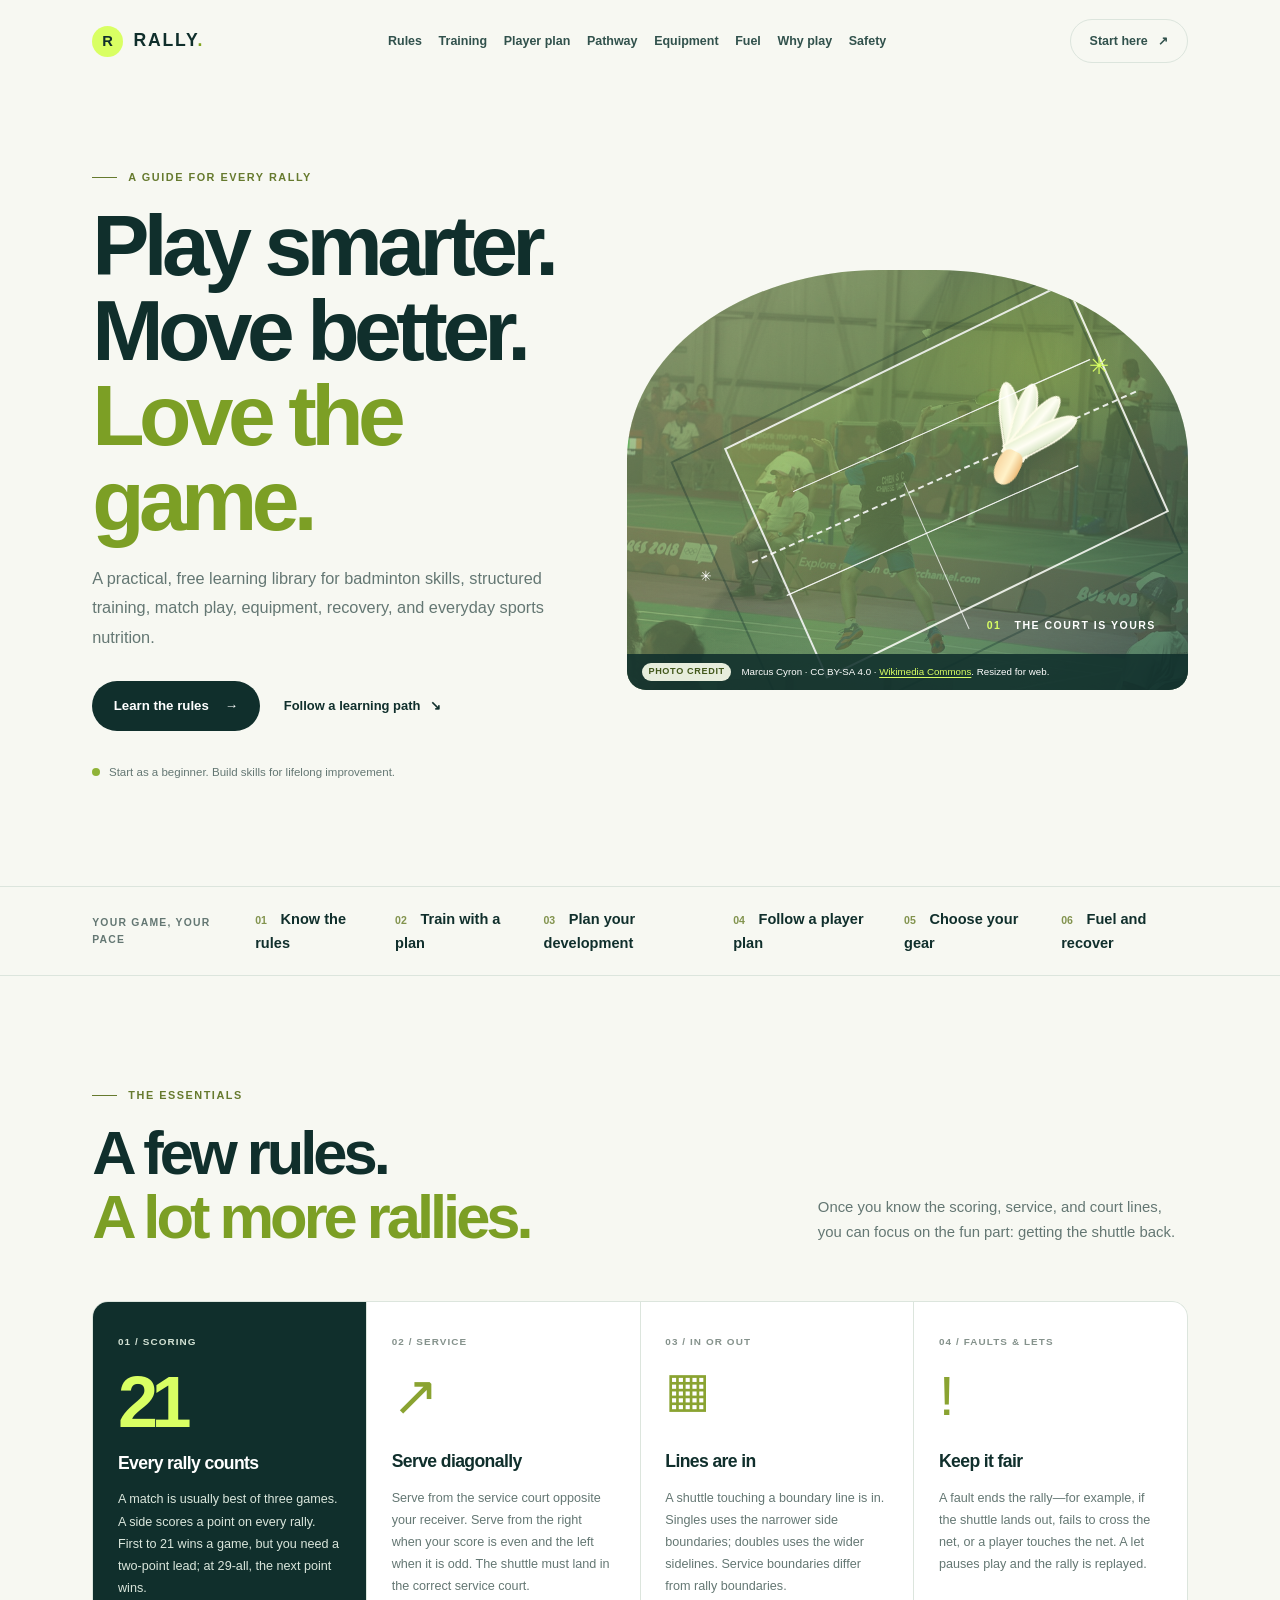
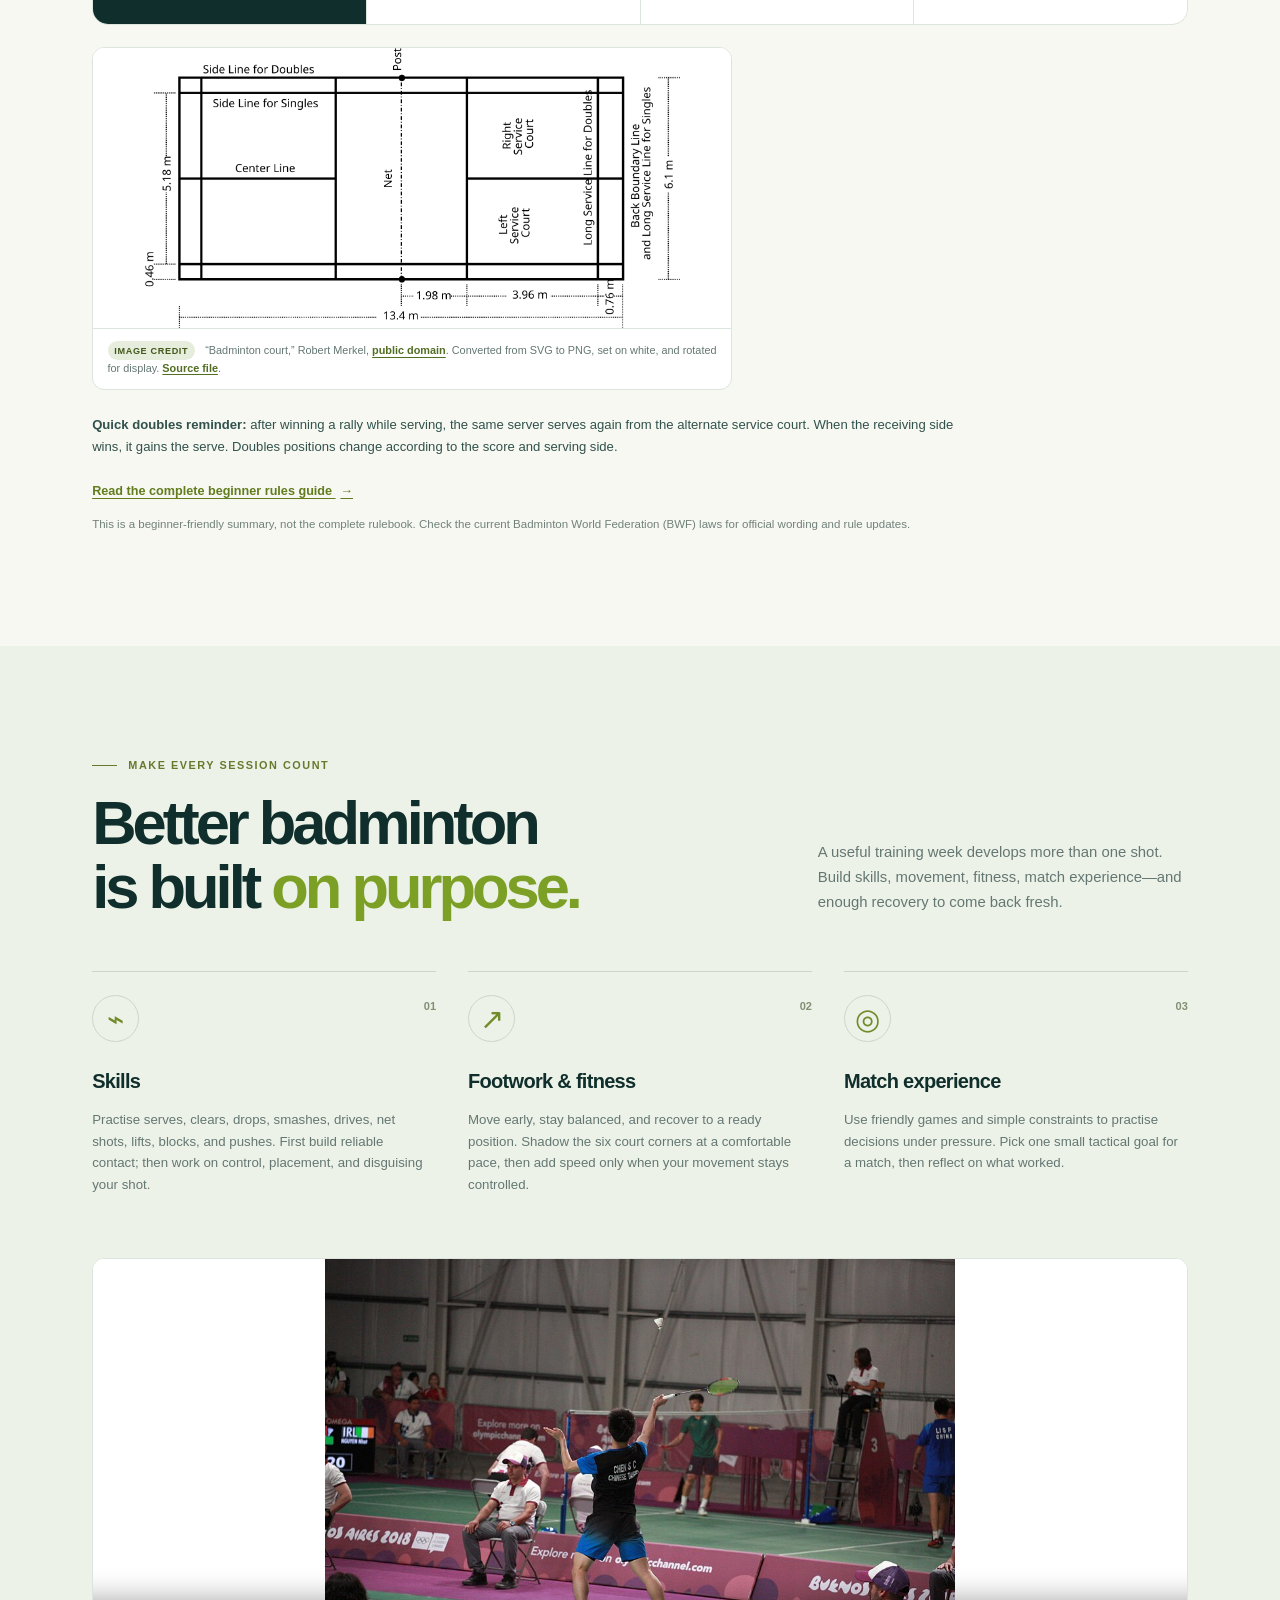
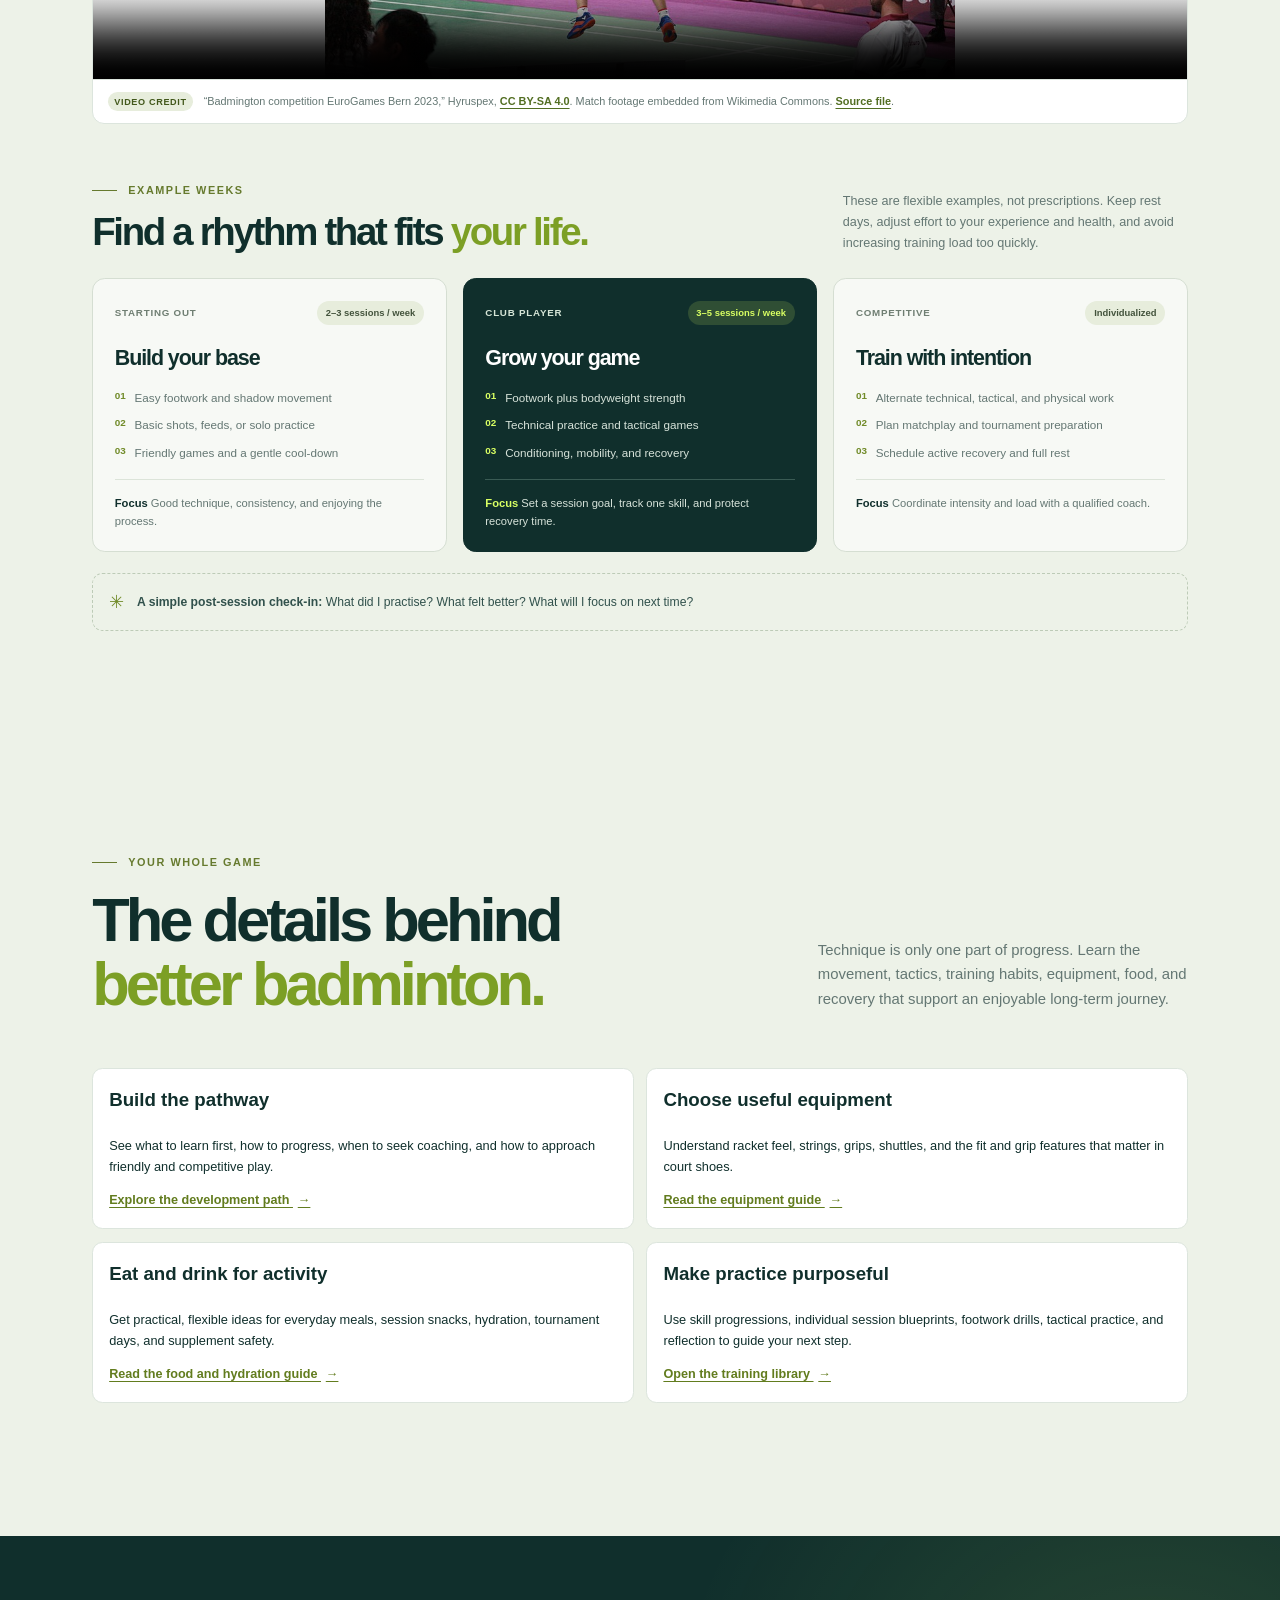
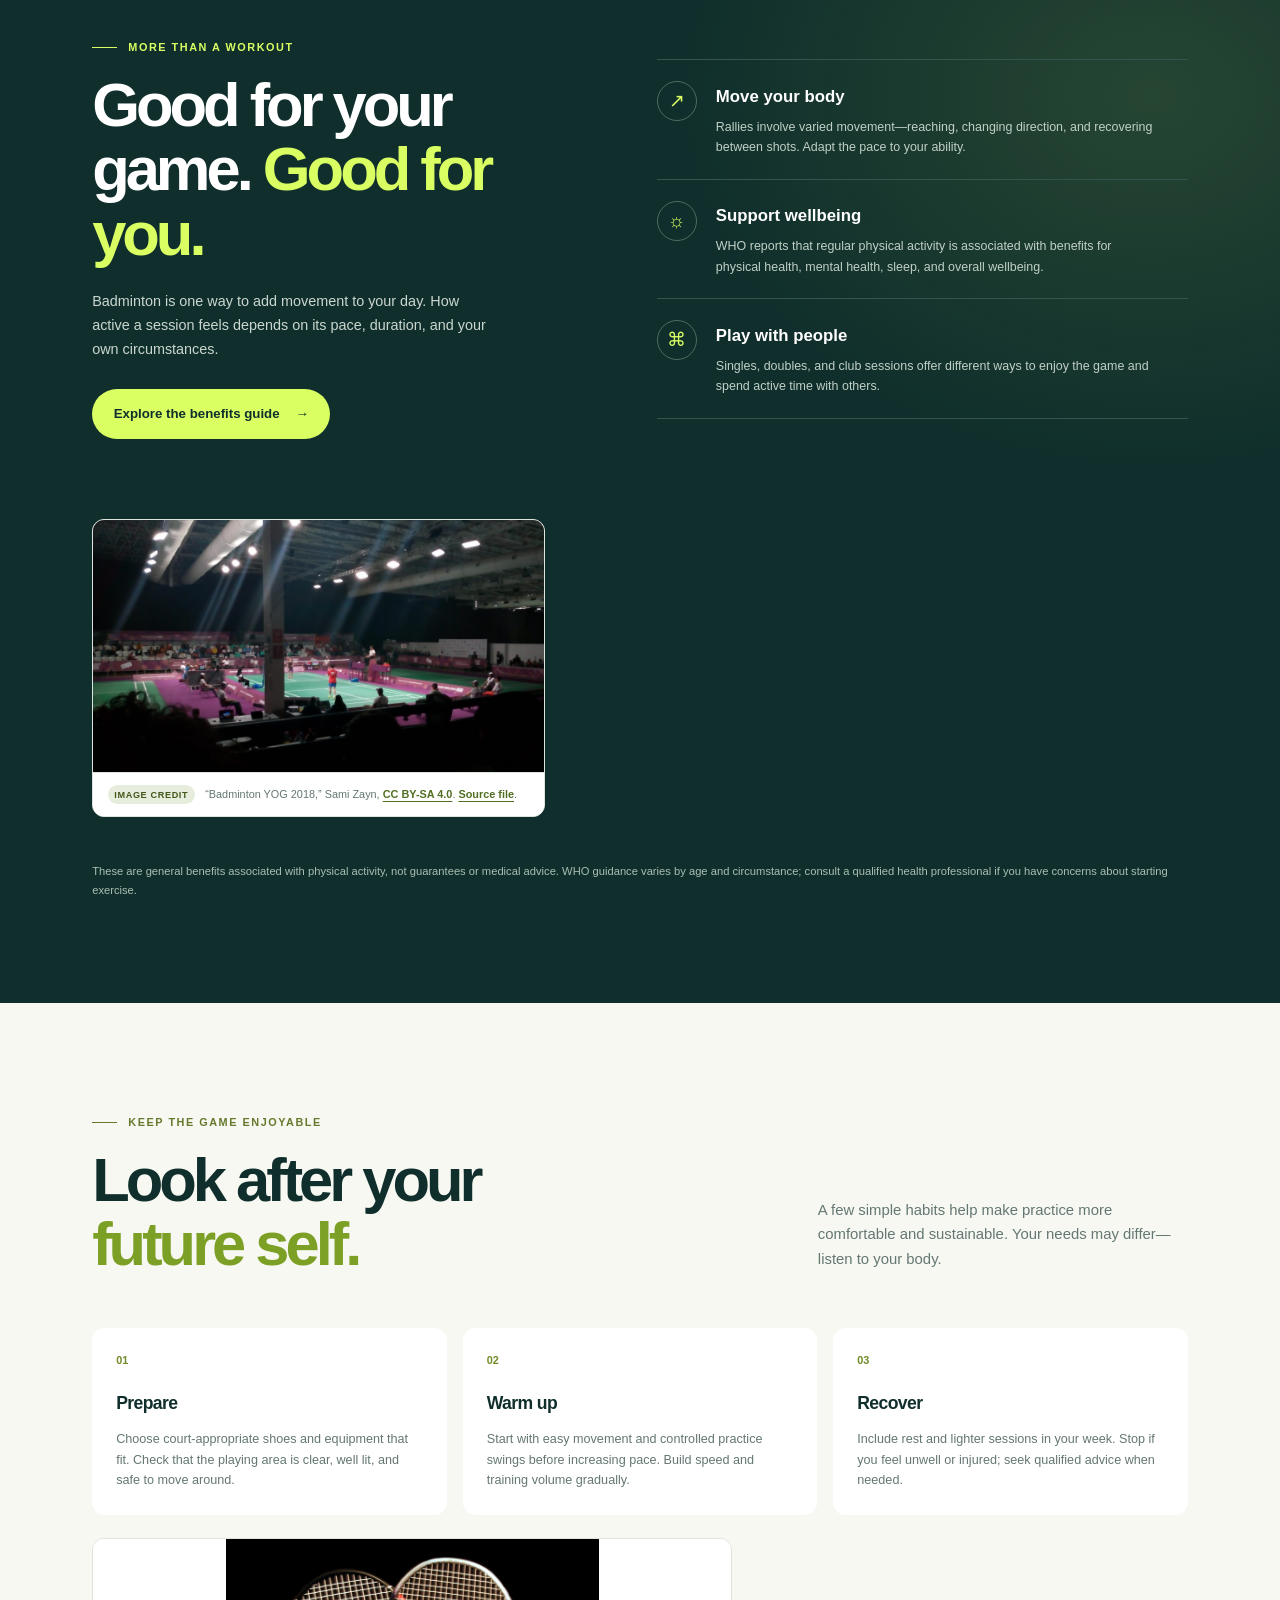
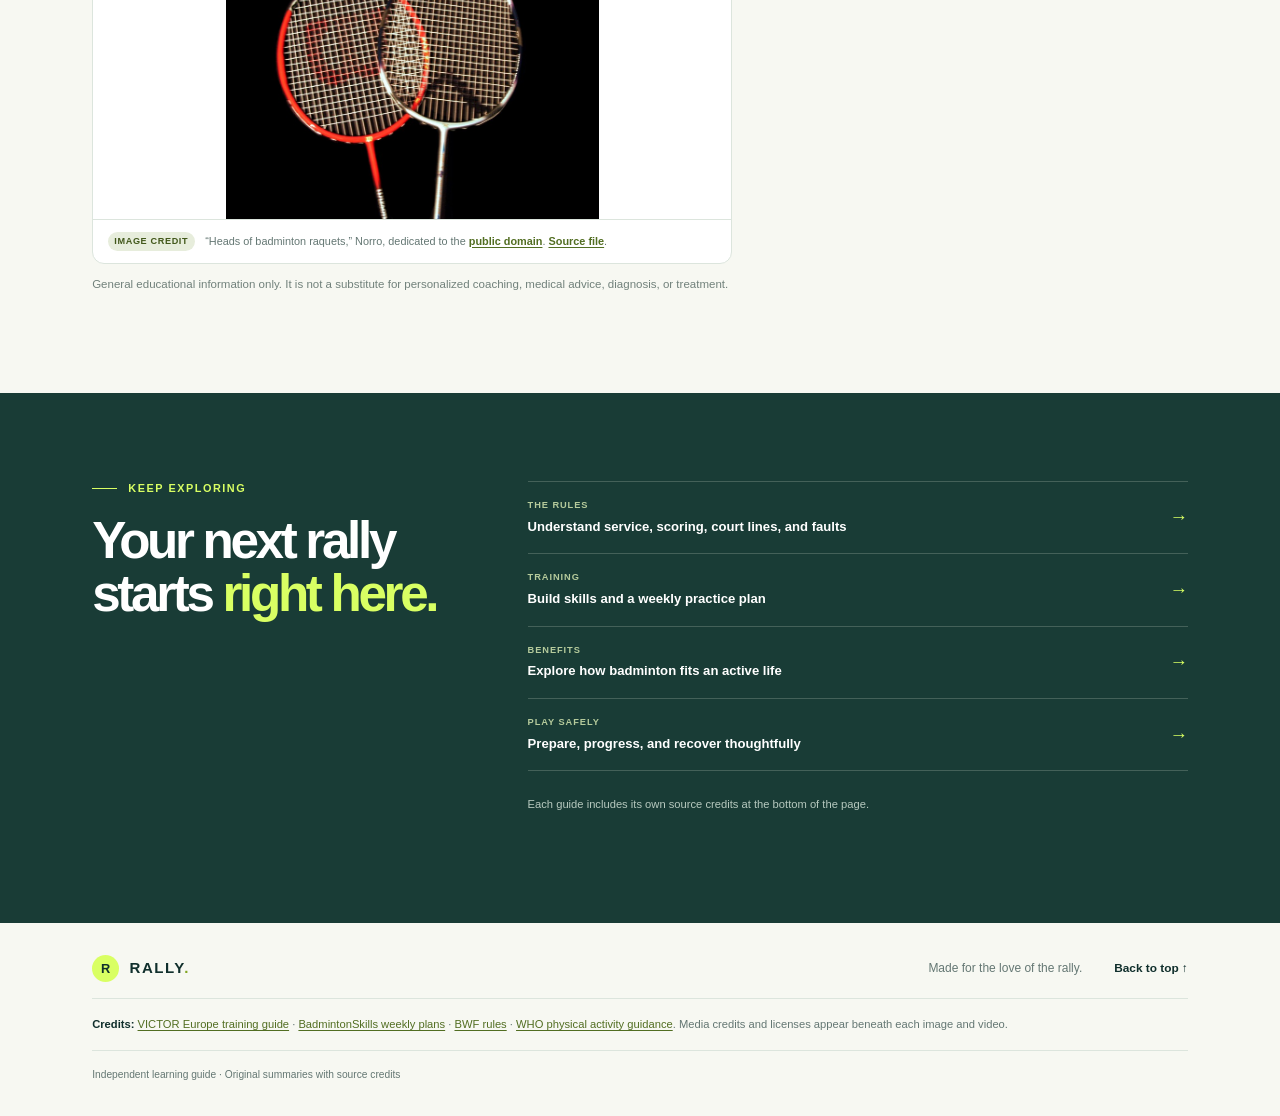
<file: index.html>
<!doctype html>
<html lang="en">
  <head>
    <meta charset="utf-8">
    <meta name="viewport" content="width=device-width, initial-scale=1">
    <meta name="theme-color" content="#102f2c">
    <meta name="description" content="A free practical badminton learning library for rules, skills, drills, training, equipment, food, and safe progress from beginner onward.">
    <link rel="icon" href="favicon.svg" type="image/svg+xml">
    <title>Rally — Your guide to badminton</title>
    <link rel="stylesheet" href="assets/css/styles.css">
  </head>
  <body>
    <a class="skip-link" href="#main">Skip to content</a>
    <header class="site-header">
      <a class="brand" href="#top" aria-label="Rally badminton guide home">
        <span class="brand-mark" aria-hidden="true">R</span>
        <span>RALLY<span class="brand-dot">.</span></span>
      </a>
      <nav aria-label="Main navigation">
        <a href="pages/rules.html">Rules</a>
        <a href="pages/training.html">Training</a>
        <a href="pages/player-plan.html">Player plan</a>
        <a href="pages/pathway.html">Pathway</a>
        <a href="pages/equipment.html">Equipment</a>
        <a href="pages/nutrition.html">Fuel</a>
        <a href="pages/benefits.html">Why play</a>
        <a href="pages/safety.html">Safety</a>
      </nav>
      <a class="header-cta" href="#start">Start here <span aria-hidden="true">↗</span></a>
    </header>

    <main id="main">
      <section class="hero" id="top" aria-labelledby="hero-title">
        <div class="hero-copy">
          <p class="eyebrow"><span class="eyebrow-line"></span> A guide for every rally</p>
          <h1 id="hero-title">Play smarter.<br>Move better.<br><em>Love the game.</em></h1>
          <p class="hero-intro">A practical, free learning library for badminton skills, structured training, match play, equipment, recovery, and everyday sports nutrition.</p>
          <div class="hero-actions">
            <a class="button button-primary" href="#rules">Learn the rules <span aria-hidden="true">→</span></a>
            <a class="text-link" href="pages/pathway.html">Follow a learning path <span aria-hidden="true">↘</span></a>
          </div>
          <p class="hero-note"><span class="status-dot" aria-hidden="true"></span> Start as a beginner. Build skills for lifelong improvement.</p>
        </div>
        <figure class="hero-art">
          <img class="hero-photo" src="assets/images/badminton-match.jpg" alt="Li Shifeng jumps to strike a shuttle during a badminton match.">
          <div class="court court-back"></div>
          <div class="court court-front"></div>
          <div class="net"></div>
          <div class="court-line line-mid"></div>
          <div class="court-line line-short"></div>
          <div class="court-line line-side"></div>
          <div class="shuttle" aria-hidden="true">
            <span class="shuttle-feather feather-one"></span>
            <span class="shuttle-feather feather-two"></span>
            <span class="shuttle-feather feather-three"></span>
            <span class="shuttle-feather feather-four"></span>
            <span class="shuttle-cork"></span>
          </div>
          <div class="art-label"><span>01</span> THE COURT IS YOURS</div>
          <span class="art-spark spark-one" aria-hidden="true">✳</span>
          <span class="art-spark spark-two" aria-hidden="true">✳</span>
          <figcaption class="hero-photo-credit"><span class="media-credit-label">PHOTO CREDIT</span> Marcus Cyron · CC BY-SA 4.0 · <a href="https://commons.wikimedia.org/wiki/File:Badminton_at_the_2018_Summer_Youth_Olympics_%E2%80%93_Boys_Quarterfinals_Nguyen-Shifeng_19.jpg">Wikimedia Commons</a>. Resized for web.</figcaption>
        </figure>
      </section>

      <section class="intro-strip" id="start" aria-label="What you will find">
        <p>YOUR GAME, YOUR PACE</p>
        <a href="pages/rules.html"><span class="strip-number">01</span> Know the rules</a>
        <a href="pages/training.html"><span class="strip-number">02</span> Train with a plan</a>
        <a href="pages/pathway.html"><span class="strip-number">03</span> Plan your development</a>
        <a href="pages/player-plan.html"><span class="strip-number">04</span> Follow a player plan</a>
        <a href="pages/equipment.html"><span class="strip-number">05</span> Choose your gear</a>
        <a href="pages/nutrition.html"><span class="strip-number">06</span> Fuel and recover</a>
      </section>

      <section class="section rules-section" id="rules" aria-labelledby="rules-title">
        <div class="section-heading">
          <div>
            <p class="eyebrow"><span class="eyebrow-line"></span> The essentials</p>
            <h2 id="rules-title">A few rules.<br><em>A lot more rallies.</em></h2>
          </div>
          <p class="section-lead">Once you know the scoring, service, and court lines, you can focus on the fun part: getting the shuttle back.</p>
        </div>

        <div class="rule-grid">
          <article class="rule-card rule-card-score">
            <span class="card-index">01 / SCORING</span>
            <span class="big-number">21</span>
            <h3>Every rally counts</h3>
            <p>A match is usually best of three games. A side scores a point on every rally. First to 21 wins a game, but you need a two-point lead; at 29-all, the next point wins.</p>
          </article>
          <article class="rule-card">
            <span class="card-index">02 / SERVICE</span>
            <span class="rule-icon" aria-hidden="true">↗</span>
            <h3>Serve diagonally</h3>
            <p>Serve from the service court opposite your receiver. Serve from the right when your score is even and the left when it is odd. The shuttle must land in the correct service court.</p>
          </article>
          <article class="rule-card">
            <span class="card-index">03 / IN OR OUT</span>
            <span class="rule-icon rule-icon-court" aria-hidden="true">▦</span>
            <h3>Lines are in</h3>
            <p>A shuttle touching a boundary line is in. Singles uses the narrower side boundaries; doubles uses the wider sidelines. Service boundaries differ from rally boundaries.</p>
          </article>
          <article class="rule-card">
            <span class="card-index">04 / FAULTS & LETS</span>
            <span class="rule-icon" aria-hidden="true">!</span>
            <h3>Keep it fair</h3>
            <p>A fault ends the rally—for example, if the shuttle lands out, fails to cross the net, or a player touches the net. A let pauses play and the rally is replayed.</p>
          </article>
        </div>
        <figure class="media-figure media-figure-compact">
          <img src="assets/images/badminton-court-diagram.png" alt="Overhead badminton court diagram showing singles and doubles sidelines, service courts, net, and measurements." loading="lazy">
          <figcaption><span class="media-credit-label">IMAGE CREDIT</span> “Badminton court,” Robert Merkel, <a href="https://creativecommons.org/publicdomain/mark/1.0/">public domain</a>. Converted from SVG to PNG, set on white, and rotated for display. <a href="https://commons.wikimedia.org/wiki/File:Badminton_court.svg">Source file</a>.</figcaption>
        </figure>
        <p class="rules-note"><strong>Quick doubles reminder:</strong> after winning a rally while serving, the same server serves again from the alternate service court. When the receiving side wins, it gains the serve. Doubles positions change according to the score and serving side.</p>
        <a class="source-link" href="pages/rules.html">Read the complete beginner rules guide <span aria-hidden="true">→</span></a>
        <p class="fine-print">This is a beginner-friendly summary, not the complete rulebook. Check the current Badminton World Federation (BWF) laws for official wording and rule updates.</p>
      </section>

      <section class="section improve-section" id="improve" aria-labelledby="improve-title">
        <div class="section-heading">
          <div>
            <p class="eyebrow"><span class="eyebrow-line"></span> Make every session count</p>
            <h2 id="improve-title">Better badminton<br>is built <em>on purpose.</em></h2>
          </div>
          <p class="section-lead">A useful training week develops more than one shot. Build skills, movement, fitness, match experience—and enough recovery to come back fresh.</p>
        </div>

        <div class="pillars">
          <article class="pillar">
            <span class="pillar-number">01</span>
            <div class="pillar-icon" aria-hidden="true">⌁</div>
            <h3>Skills</h3>
            <p>Practise serves, clears, drops, smashes, drives, net shots, lifts, blocks, and pushes. First build reliable contact; then work on control, placement, and disguising your shot.</p>
          </article>
          <article class="pillar">
            <span class="pillar-number">02</span>
            <div class="pillar-icon" aria-hidden="true">↗</div>
            <h3>Footwork & fitness</h3>
            <p>Move early, stay balanced, and recover to a ready position. Shadow the six court corners at a comfortable pace, then add speed only when your movement stays controlled.</p>
          </article>
          <article class="pillar">
            <span class="pillar-number">03</span>
            <div class="pillar-icon" aria-hidden="true">◎</div>
            <h3>Match experience</h3>
            <p>Use friendly games and simple constraints to practise decisions under pressure. Pick one small tactical goal for a match, then reflect on what worked.</p>
          </article>
        </div>
        <figure class="media-figure media-figure-video">
          <video controls preload="none" playsinline poster="assets/images/badminton-match.jpg" aria-label="Badminton competition footage from EuroGames Bern 2023">
            <source src="https://upload.wikimedia.org/wikipedia/commons/5/51/Badmington_competition_EuroGames_Bern_2023.webm" type="video/webm">
            Your browser does not support WebM video. <a href="https://commons.wikimedia.org/wiki/File:Badmington_competition_EuroGames_Bern_2023.webm">View the video on Wikimedia Commons</a>.
          </video>
          <figcaption><span class="media-credit-label">VIDEO CREDIT</span> “Badmington competition EuroGames Bern 2023,” Hyruspex, <a href="https://creativecommons.org/licenses/by-sa/4.0/">CC BY-SA 4.0</a>. Match footage embedded from Wikimedia Commons. <a href="https://commons.wikimedia.org/wiki/File:Badmington_competition_EuroGames_Bern_2023.webm">Source file</a>.</figcaption>
        </figure>

        <div class="weekly-heading">
          <div>
            <p class="eyebrow"><span class="eyebrow-line"></span> Example weeks</p>
            <h3>Find a rhythm that fits <em>your life.</em></h3>
          </div>
          <p>These are flexible examples, not prescriptions. Keep rest days, adjust effort to your experience and health, and avoid increasing training load too quickly.</p>
        </div>

        <div class="plans">
          <article class="plan-card">
            <div class="plan-top"><span>STARTING OUT</span><span class="plan-sessions">2–3 sessions / week</span></div>
            <h4>Build your base</h4>
            <ul>
              <li><span>01</span> Easy footwork and shadow movement</li>
              <li><span>02</span> Basic shots, feeds, or solo practice</li>
              <li><span>03</span> Friendly games and a gentle cool-down</li>
            </ul>
            <p class="plan-focus"><strong>Focus</strong> Good technique, consistency, and enjoying the process.</p>
          </article>
          <article class="plan-card plan-card-featured">
            <div class="plan-top"><span>CLUB PLAYER</span><span class="plan-sessions">3–5 sessions / week</span></div>
            <h4>Grow your game</h4>
            <ul>
              <li><span>01</span> Footwork plus bodyweight strength</li>
              <li><span>02</span> Technical practice and tactical games</li>
              <li><span>03</span> Conditioning, mobility, and recovery</li>
            </ul>
            <p class="plan-focus"><strong>Focus</strong> Set a session goal, track one skill, and protect recovery time.</p>
          </article>
          <article class="plan-card">
            <div class="plan-top"><span>COMPETITIVE</span><span class="plan-sessions">Individualized</span></div>
            <h4>Train with intention</h4>
            <ul>
              <li><span>01</span> Alternate technical, tactical, and physical work</li>
              <li><span>02</span> Plan matchplay and tournament preparation</li>
              <li><span>03</span> Schedule active recovery and full rest</li>
            </ul>
            <p class="plan-focus"><strong>Focus</strong> Coordinate intensity and load with a qualified coach.</p>
          </article>
        </div>
        <div class="training-tip"><span aria-hidden="true">✳</span><p><strong>A simple post-session check-in:</strong> What did I practise? What felt better? What will I focus on next time?</p></div>
      </section>

      <section class="section improve-section" aria-labelledby="library-title">
        <div class="section-heading">
          <div>
            <p class="eyebrow"><span class="eyebrow-line"></span> Your whole game</p>
            <h2 id="library-title">The details behind<br><em>better badminton.</em></h2>
          </div>
          <p class="section-lead">Technique is only one part of progress. Learn the movement, tactics, training habits, equipment, food, and recovery that support an enjoyable long-term journey.</p>
        </div>
        <div class="compare-grid">
          <div><h3>Build the pathway</h3><p>See what to learn first, how to progress, when to seek coaching, and how to approach friendly and competitive play.</p><a class="source-link" href="pages/pathway.html">Explore the development path <span aria-hidden="true">→</span></a></div>
          <div><h3>Choose useful equipment</h3><p>Understand racket feel, strings, grips, shuttles, and the fit and grip features that matter in court shoes.</p><a class="source-link" href="pages/equipment.html">Read the equipment guide <span aria-hidden="true">→</span></a></div>
          <div><h3>Eat and drink for activity</h3><p>Get practical, flexible ideas for everyday meals, session snacks, hydration, tournament days, and supplement safety.</p><a class="source-link" href="pages/nutrition.html">Read the food and hydration guide <span aria-hidden="true">→</span></a></div>
          <div><h3>Make practice purposeful</h3><p>Use skill progressions, individual session blueprints, footwork drills, tactical practice, and reflection to guide your next step.</p><a class="source-link" href="pages/training.html">Open the training library <span aria-hidden="true">→</span></a></div>
        </div>
      </section>

      <section class="benefit-section" id="benefits" aria-labelledby="benefits-title">
        <div class="benefit-inner">
          <div class="benefit-copy">
            <p class="eyebrow eyebrow-light"><span class="eyebrow-line"></span> More than a workout</p>
            <h2 id="benefits-title">Good for your<br>game. <em>Good for you.</em></h2>
            <p>Badminton is one way to add movement to your day. How active a session feels depends on its pace, duration, and your own circumstances.</p>
            <a class="button button-light" href="pages/benefits.html">Explore the benefits guide <span aria-hidden="true">→</span></a>
          </div>
          <div class="benefit-list">
            <article>
              <span class="benefit-icon" aria-hidden="true">↗</span>
              <div><h3>Move your body</h3><p>Rallies involve varied movement—reaching, changing direction, and recovering between shots. Adapt the pace to your ability.</p></div>
            </article>
            <article>
              <span class="benefit-icon" aria-hidden="true">☼</span>
              <div><h3>Support wellbeing</h3><p>WHO reports that regular physical activity is associated with benefits for physical health, mental health, sleep, and overall wellbeing.</p></div>
            </article>
            <article>
              <span class="benefit-icon" aria-hidden="true">⌘</span>
              <div><h3>Play with people</h3><p>Singles, doubles, and club sessions offer different ways to enjoy the game and spend active time with others.</p></div>
            </article>
          </div>
          <figure class="media-figure media-figure-benefit">
            <img src="assets/images/badminton-youth-final.jpg" alt="A badminton final at the 2018 Summer Youth Olympics, viewed from the stands." loading="lazy">
            <figcaption><span class="media-credit-label">IMAGE CREDIT</span> “Badminton YOG 2018,” Sami Zayn, <a href="https://creativecommons.org/licenses/by-sa/4.0/">CC BY-SA 4.0</a>. <a href="https://commons.wikimedia.org/wiki/File:Badminton_YOG_2018.jpg">Source file</a>.</figcaption>
          </figure>
          <p class="benefit-caveat">These are general benefits associated with physical activity, not guarantees or medical advice. WHO guidance varies by age and circumstance; consult a qualified health professional if you have concerns about starting exercise.</p>
        </div>
      </section>

      <section class="section safety-section" id="play-safe" aria-labelledby="safety-title">
        <div class="section-heading">
          <div>
            <p class="eyebrow"><span class="eyebrow-line"></span> Keep the game enjoyable</p>
            <h2 id="safety-title">Look after your<br><em>future self.</em></h2>
          </div>
          <p class="section-lead">A few simple habits help make practice more comfortable and sustainable. Your needs may differ—listen to your body.</p>
        </div>
        <div class="safety-grid">
          <article><span>01</span><h3>Prepare</h3><p>Choose court-appropriate shoes and equipment that fit. Check that the playing area is clear, well lit, and safe to move around.</p></article>
          <article><span>02</span><h3>Warm up</h3><p>Start with easy movement and controlled practice swings before increasing pace. Build speed and training volume gradually.</p></article>
          <article><span>03</span><h3>Recover</h3><p>Include rest and lighter sessions in your week. Stop if you feel unwell or injured; seek qualified advice when needed.</p></article>
        </div>
        <figure class="media-figure media-figure-compact">
          <img src="assets/images/racket-heads.jpg" alt="Two badminton racket heads showing their strings and frames." loading="lazy">
          <figcaption><span class="media-credit-label">IMAGE CREDIT</span> “Heads of badminton raquets,” Norro, dedicated to the <a href="https://creativecommons.org/publicdomain/zero/1.0/">public domain</a>. <a href="https://commons.wikimedia.org/wiki/File:Heads_of_badminton_raquets.jpg">Source file</a>.</figcaption>
        </figure>
        <p class="fine-print">General educational information only. It is not a substitute for personalized coaching, medical advice, diagnosis, or treatment.</p>
      </section>

      <section class="sources-section" aria-labelledby="sources-title">
        <div class="sources-heading">
          <p class="eyebrow eyebrow-light"><span class="eyebrow-line"></span> Keep exploring</p>
          <h2 id="sources-title">Your next rally<br>starts <em>right here.</em></h2>
        </div>
        <div class="source-list guide-links">
          <a href="pages/rules.html"><span class="source-type">THE RULES</span><span class="source-name">Understand service, scoring, court lines, and faults</span><span class="source-arrow" aria-hidden="true">→</span></a>
          <a href="pages/training.html"><span class="source-type">TRAINING</span><span class="source-name">Build skills and a weekly practice plan</span><span class="source-arrow" aria-hidden="true">→</span></a>
          <a href="pages/benefits.html"><span class="source-type">BENEFITS</span><span class="source-name">Explore how badminton fits an active life</span><span class="source-arrow" aria-hidden="true">→</span></a>
          <a href="pages/safety.html"><span class="source-type">PLAY SAFELY</span><span class="source-name">Prepare, progress, and recover thoughtfully</span><span class="source-arrow" aria-hidden="true">→</span></a>
        </div>
        <p class="source-disclaimer">Each guide includes its own source credits at the bottom of the page.</p>
      </section>
    </main>

    <footer class="site-footer">
      <a class="brand brand-footer" href="#top"><span class="brand-mark" aria-hidden="true">R</span><span>RALLY<span class="brand-dot">.</span></span></a>
      <p>Made for the love of the rally.</p>
      <a href="#top">Back to top ↑</a>
      <div class="footer-credits">
        <strong>Credits:</strong>
        <a href="https://www.victor-europe.com/blog/article/training-guide-for-badminton-beginners-part1">VICTOR Europe training guide</a> ·
        <a href="https://badmintonskills.com/badminton-training-plans-how-to-structure-your-week-for-maximum-progress/">BadmintonSkills weekly plans</a> ·
        <a href="https://corporate.bwfbadminton.com/statutes/">BWF rules</a> ·
        <a href="https://www.who.int/news-room/fact-sheets/detail/physical-activity">WHO physical activity guidance</a>.
        Media credits and licenses appear beneath each image and video.
      </div>
      <small>Independent learning guide · Original summaries with source credits</small>
    </footer>
  </body>
</html>
</file>
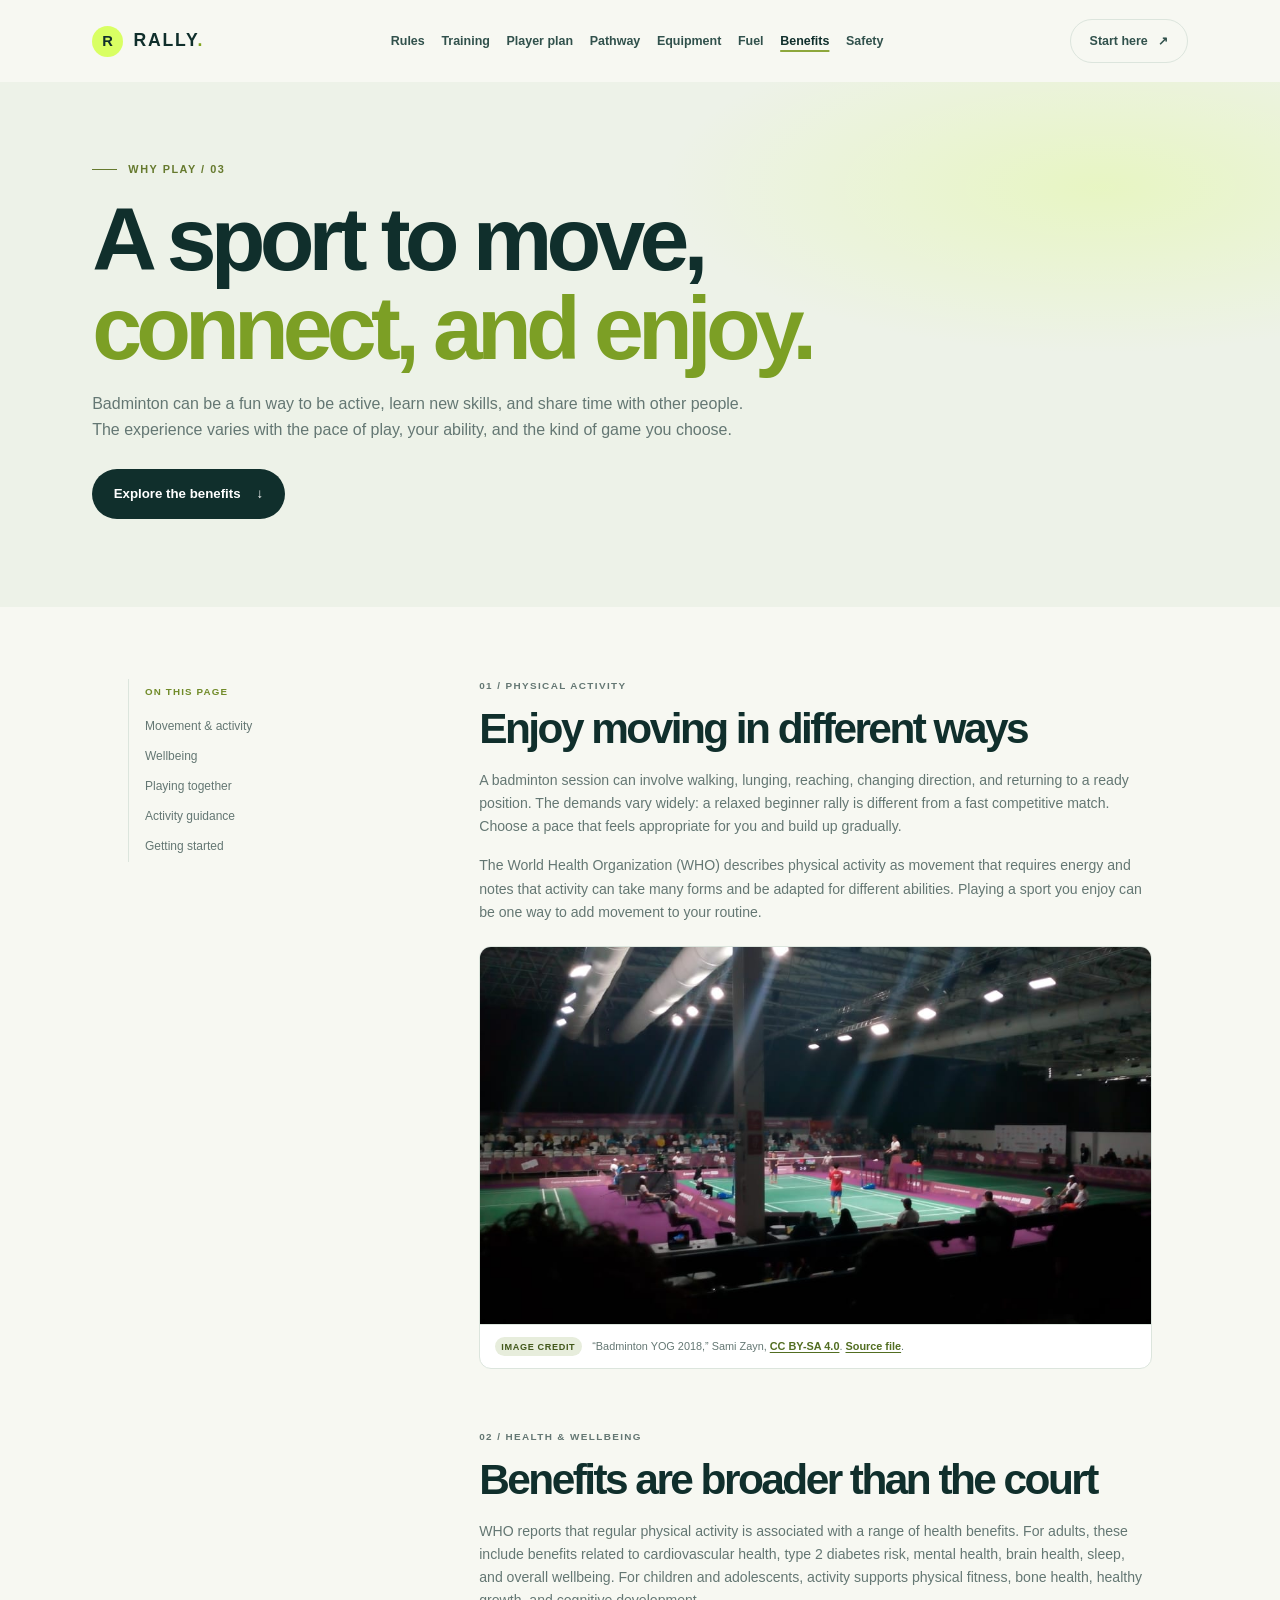
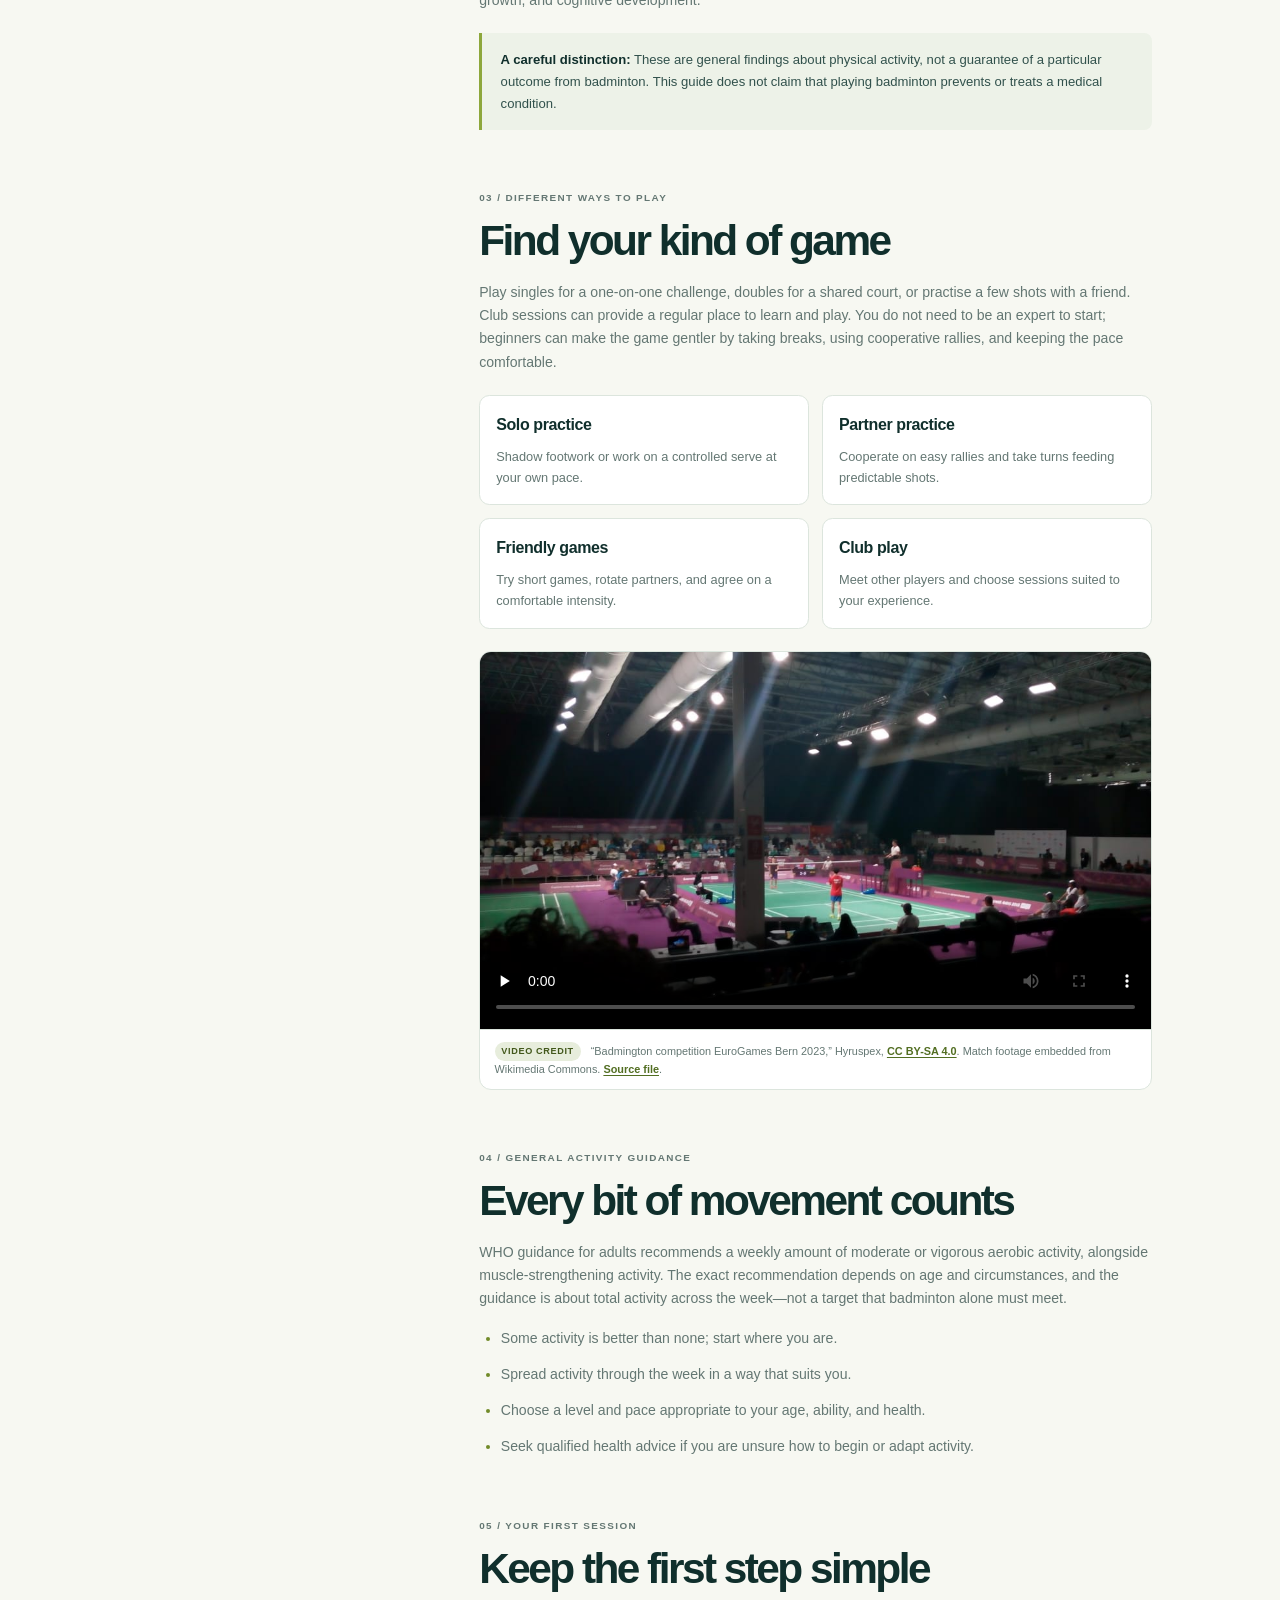
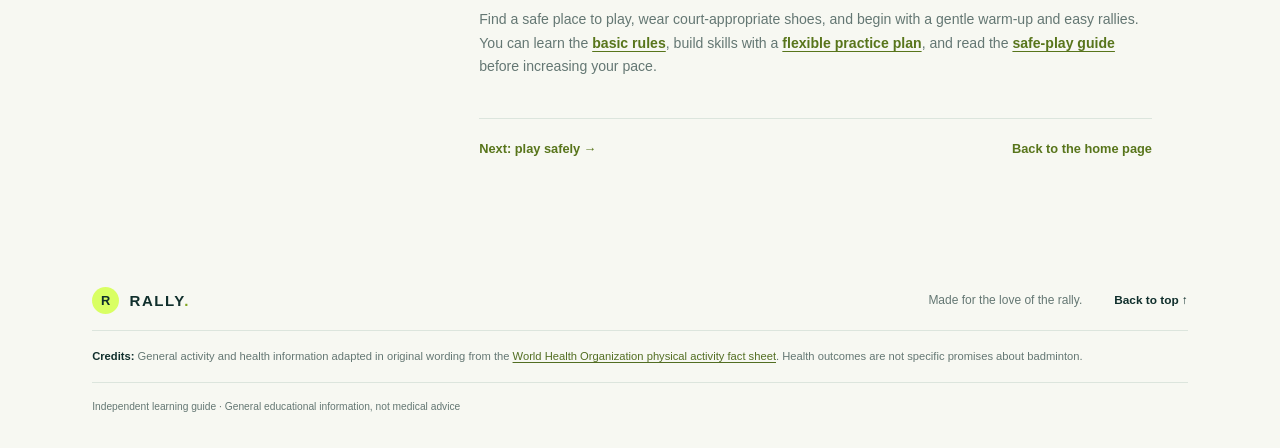
<file: pages/benefits.html>
<!doctype html>
<html lang="en">
  <head>
    <meta charset="utf-8">
    <meta name="viewport" content="width=device-width, initial-scale=1">
    <meta name="theme-color" content="#102f2c">
    <meta name="description" content="Explore the potential benefits of badminton and how to make physical activity part of everyday life.">
    <link rel="icon" href="../favicon.svg" type="image/svg+xml">
    <title>Benefits of Badminton — Rally</title>
    <link rel="stylesheet" href="../assets/css/styles.css">
  </head>
  <body>
    <a class="skip-link" href="#main">Skip to content</a>
    <header class="site-header">
      <a class="brand" href="../index.html" aria-label="Rally badminton guide home"><span class="brand-mark" aria-hidden="true">R</span><span>RALLY<span class="brand-dot">.</span></span></a>
      <nav aria-label="Main navigation">
        <a href="rules.html">Rules</a><a href="training.html">Training</a><a href="player-plan.html">Player plan</a><a href="pathway.html">Pathway</a><a href="equipment.html">Equipment</a><a href="nutrition.html">Fuel</a><a href="benefits.html" aria-current="page">Benefits</a><a href="safety.html">Safety</a>
      </nav>
      <a class="header-cta" href="../index.html#start">Start here <span aria-hidden="true">↗</span></a>
    </header>
    <main id="main">
      <section class="guide-hero">
        <p class="eyebrow"><span class="eyebrow-line"></span> Why play / 03</p>
        <h1>A sport to move,<br><em>connect, and enjoy.</em></h1>
        <p>Badminton can be a fun way to be active, learn new skills, and share time with other people. The experience varies with the pace of play, your ability, and the kind of game you choose.</p>
        <a class="button button-primary" href="#activity">Explore the benefits <span aria-hidden="true">↓</span></a>
      </section>

      <div class="guide-layout">
        <aside class="guide-toc" aria-label="On this page">
          <strong>ON THIS PAGE</strong>
          <a href="#activity">Movement & activity</a><a href="#wellbeing">Wellbeing</a><a href="#social">Playing together</a><a href="#recommendations">Activity guidance</a><a href="#getting-started">Getting started</a>
        </aside>
        <article class="guide-content">
          <section id="activity">
            <p class="eyebrow">01 / Physical activity</p>
            <h2>Enjoy moving in different ways</h2>
            <p>A badminton session can involve walking, lunging, reaching, changing direction, and returning to a ready position. The demands vary widely: a relaxed beginner rally is different from a fast competitive match. Choose a pace that feels appropriate for you and build up gradually.</p>
            <p>The World Health Organization (WHO) describes physical activity as movement that requires energy and notes that activity can take many forms and be adapted for different abilities. Playing a sport you enjoy can be one way to add movement to your routine.</p>
            <figure class="media-figure">
              <img src="../assets/images/badminton-youth-final.jpg" alt="The badminton court during a women's final at the 2018 Summer Youth Olympics." loading="lazy">
              <figcaption><span class="media-credit-label">IMAGE CREDIT</span> “Badminton YOG 2018,” Sami Zayn, <a href="https://creativecommons.org/licenses/by-sa/4.0/">CC BY-SA 4.0</a>. <a href="https://commons.wikimedia.org/wiki/File:Badminton_YOG_2018.jpg">Source file</a>.</figcaption>
            </figure>
          </section>
          <section id="wellbeing">
            <p class="eyebrow">02 / Health & wellbeing</p>
            <h2>Benefits are broader than the court</h2>
            <p>WHO reports that regular physical activity is associated with a range of health benefits. For adults, these include benefits related to cardiovascular health, type 2 diabetes risk, mental health, brain health, sleep, and overall wellbeing. For children and adolescents, activity supports physical fitness, bone health, healthy growth, and cognitive development.</p>
            <div class="guide-callout"><strong>A careful distinction:</strong> These are general findings about physical activity, not a guarantee of a particular outcome from badminton. This guide does not claim that playing badminton prevents or treats a medical condition.</div>
          </section>
          <section id="social">
            <p class="eyebrow">03 / Different ways to play</p>
            <h2>Find your kind of game</h2>
            <p>Play singles for a one-on-one challenge, doubles for a shared court, or practise a few shots with a friend. Club sessions can provide a regular place to learn and play. You do not need to be an expert to start; beginners can make the game gentler by taking breaks, using cooperative rallies, and keeping the pace comfortable.</p>
            <div class="compare-grid">
              <div><h3>Solo practice</h3><p>Shadow footwork or work on a controlled serve at your own pace.</p></div>
              <div><h3>Partner practice</h3><p>Cooperate on easy rallies and take turns feeding predictable shots.</p></div>
              <div><h3>Friendly games</h3><p>Try short games, rotate partners, and agree on a comfortable intensity.</p></div>
              <div><h3>Club play</h3><p>Meet other players and choose sessions suited to your experience.</p></div>
            </div>
            <figure class="media-figure media-figure-video">
              <video controls preload="none" playsinline poster="../assets/images/badminton-youth-final.jpg" aria-label="Badminton competition footage from EuroGames Bern 2023">
                <source src="https://upload.wikimedia.org/wikipedia/commons/5/51/Badmington_competition_EuroGames_Bern_2023.webm" type="video/webm">
                Your browser does not support WebM video. <a href="https://commons.wikimedia.org/wiki/File:Badmington_competition_EuroGames_Bern_2023.webm">View the video on Wikimedia Commons</a>.
              </video>
              <figcaption><span class="media-credit-label">VIDEO CREDIT</span> “Badmington competition EuroGames Bern 2023,” Hyruspex, <a href="https://creativecommons.org/licenses/by-sa/4.0/">CC BY-SA 4.0</a>. Match footage embedded from Wikimedia Commons. <a href="https://commons.wikimedia.org/wiki/File:Badmington_competition_EuroGames_Bern_2023.webm">Source file</a>.</figcaption>
            </figure>
          </section>
          <section id="recommendations">
            <p class="eyebrow">04 / General activity guidance</p>
            <h2>Every bit of movement counts</h2>
            <p>WHO guidance for adults recommends a weekly amount of moderate or vigorous aerobic activity, alongside muscle-strengthening activity. The exact recommendation depends on age and circumstances, and the guidance is about total activity across the week—not a target that badminton alone must meet.</p>
            <ul class="guide-bullets"><li>Some activity is better than none; start where you are.</li><li>Spread activity through the week in a way that suits you.</li><li>Choose a level and pace appropriate to your age, ability, and health.</li><li>Seek qualified health advice if you are unsure how to begin or adapt activity.</li></ul>
          </section>
          <section id="getting-started">
            <p class="eyebrow">05 / Your first session</p>
            <h2>Keep the first step simple</h2>
            <p>Find a safe place to play, wear court-appropriate shoes, and begin with a gentle warm-up and easy rallies. You can learn the <a href="rules.html">basic rules</a>, build skills with a <a href="training.html">flexible practice plan</a>, and read the <a href="safety.html">safe-play guide</a> before increasing your pace.</p>
          </section>
          <nav class="guide-next" aria-label="Continue exploring"><a href="safety.html">Next: play safely <span aria-hidden="true">→</span></a><a href="../index.html">Back to the home page</a></nav>
        </article>
      </div>
    </main>
    <footer class="site-footer">
      <a class="brand brand-footer" href="../index.html"><span class="brand-mark" aria-hidden="true">R</span><span>RALLY<span class="brand-dot">.</span></span></a>
      <p>Made for the love of the rally.</p><a href="#main">Back to top ↑</a>
      <div class="footer-credits"><strong>Credits:</strong> General activity and health information adapted in original wording from the <a href="https://www.who.int/news-room/fact-sheets/detail/physical-activity">World Health Organization physical activity fact sheet</a>. Health outcomes are not specific promises about badminton.</div>
      <small>Independent learning guide · General educational information, not medical advice</small>
    </footer>
  </body>
</html>
</file>
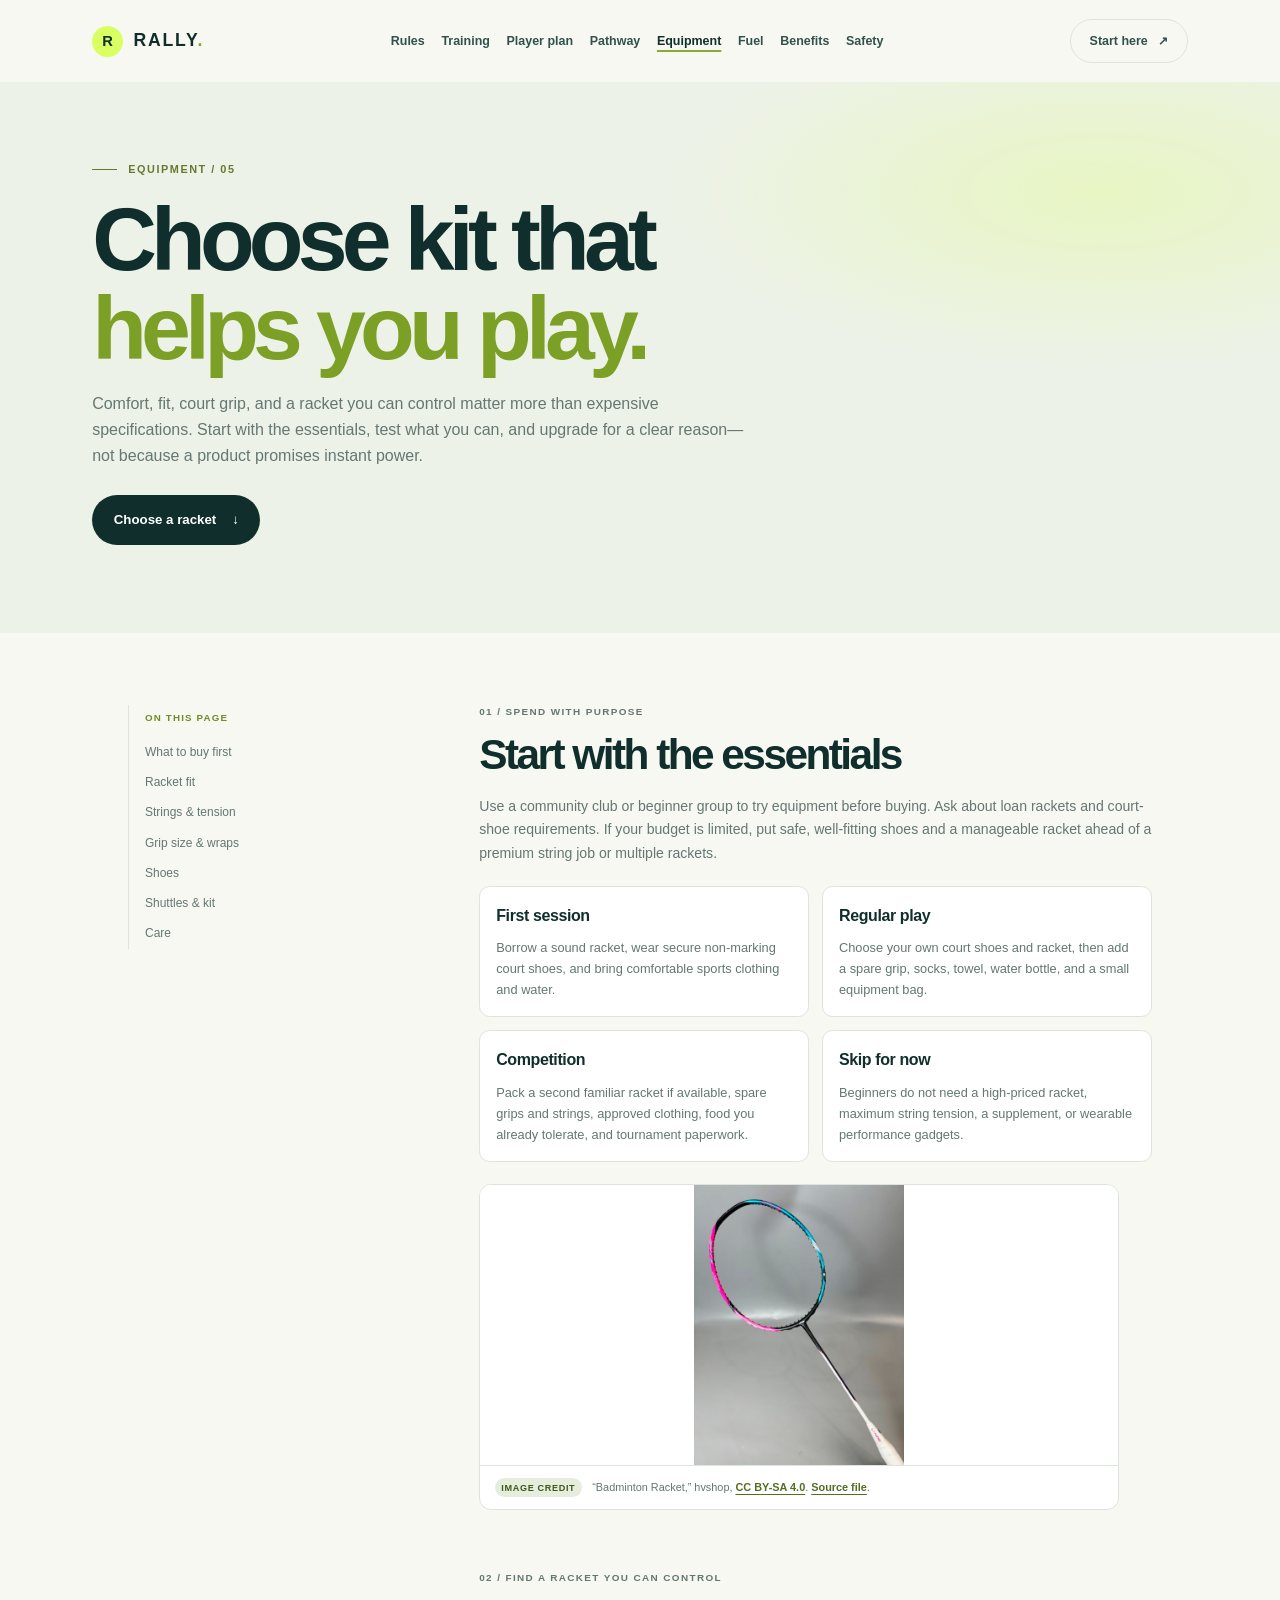
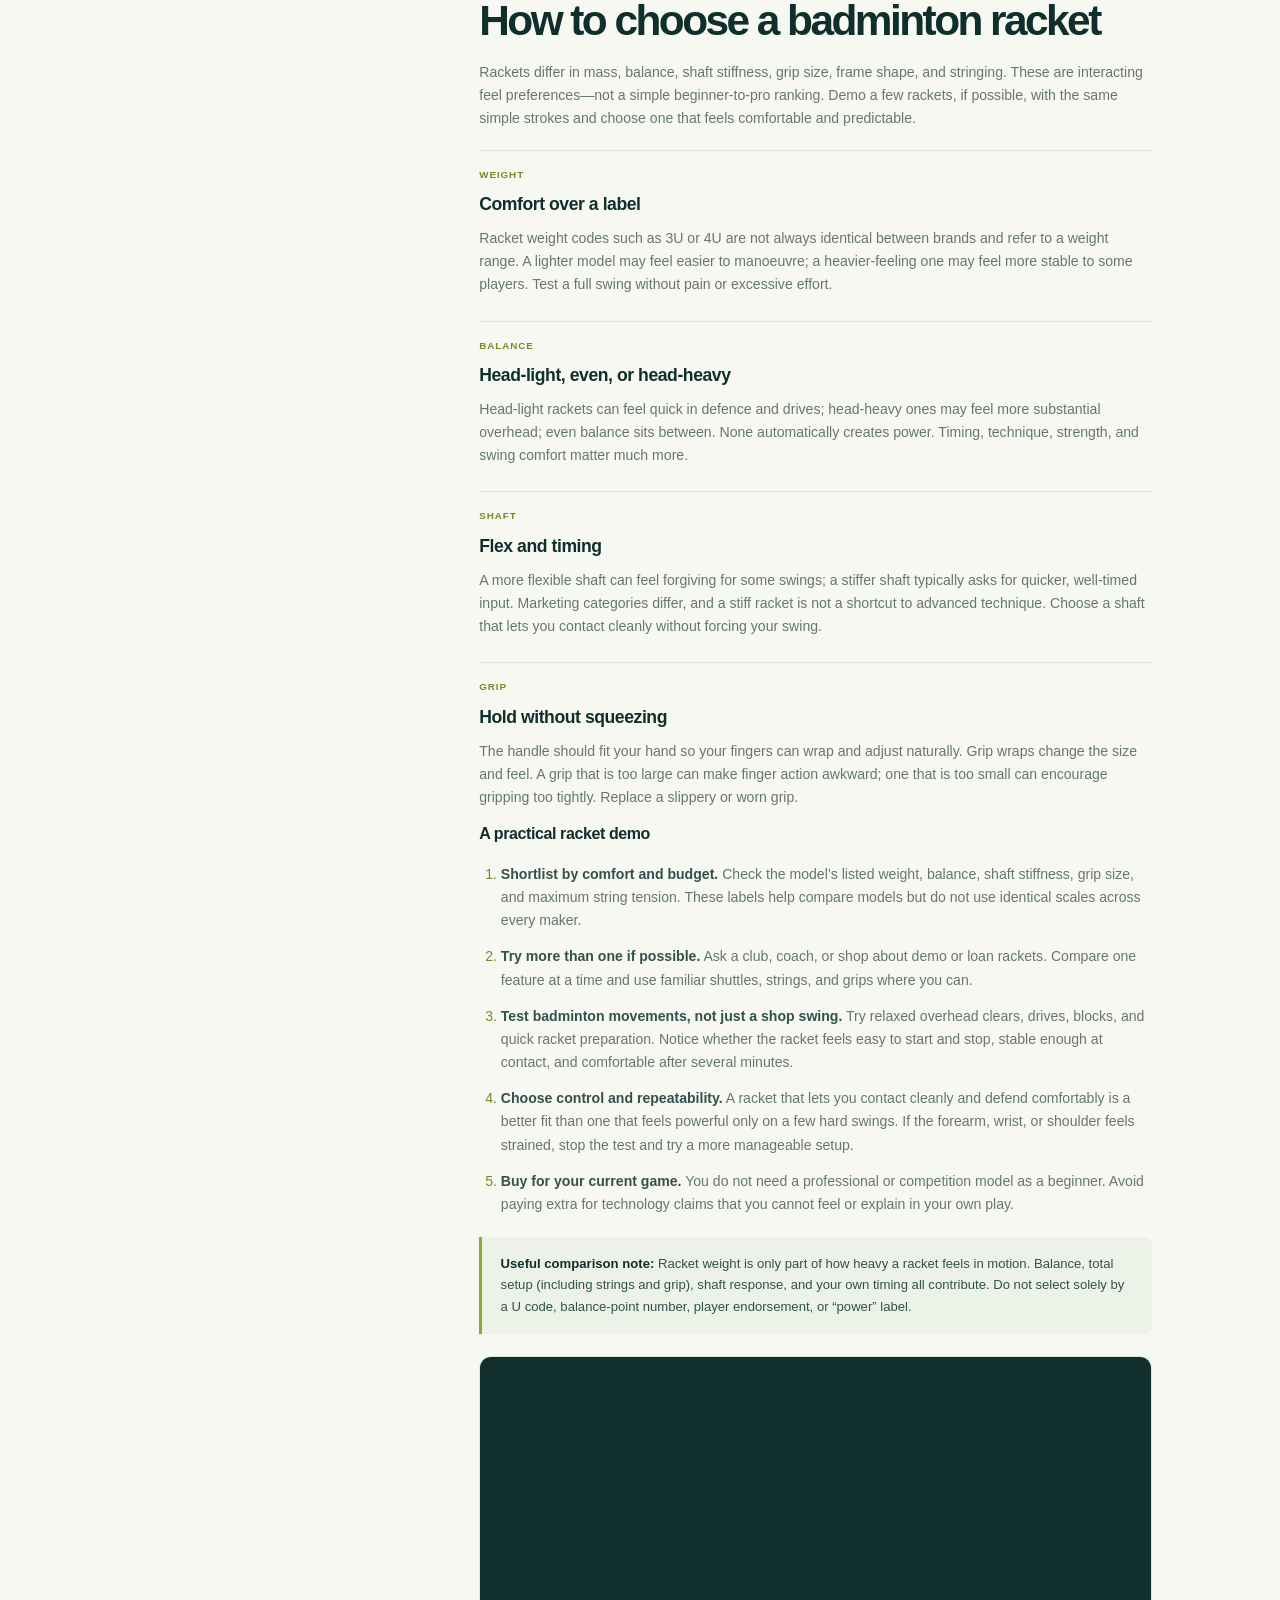
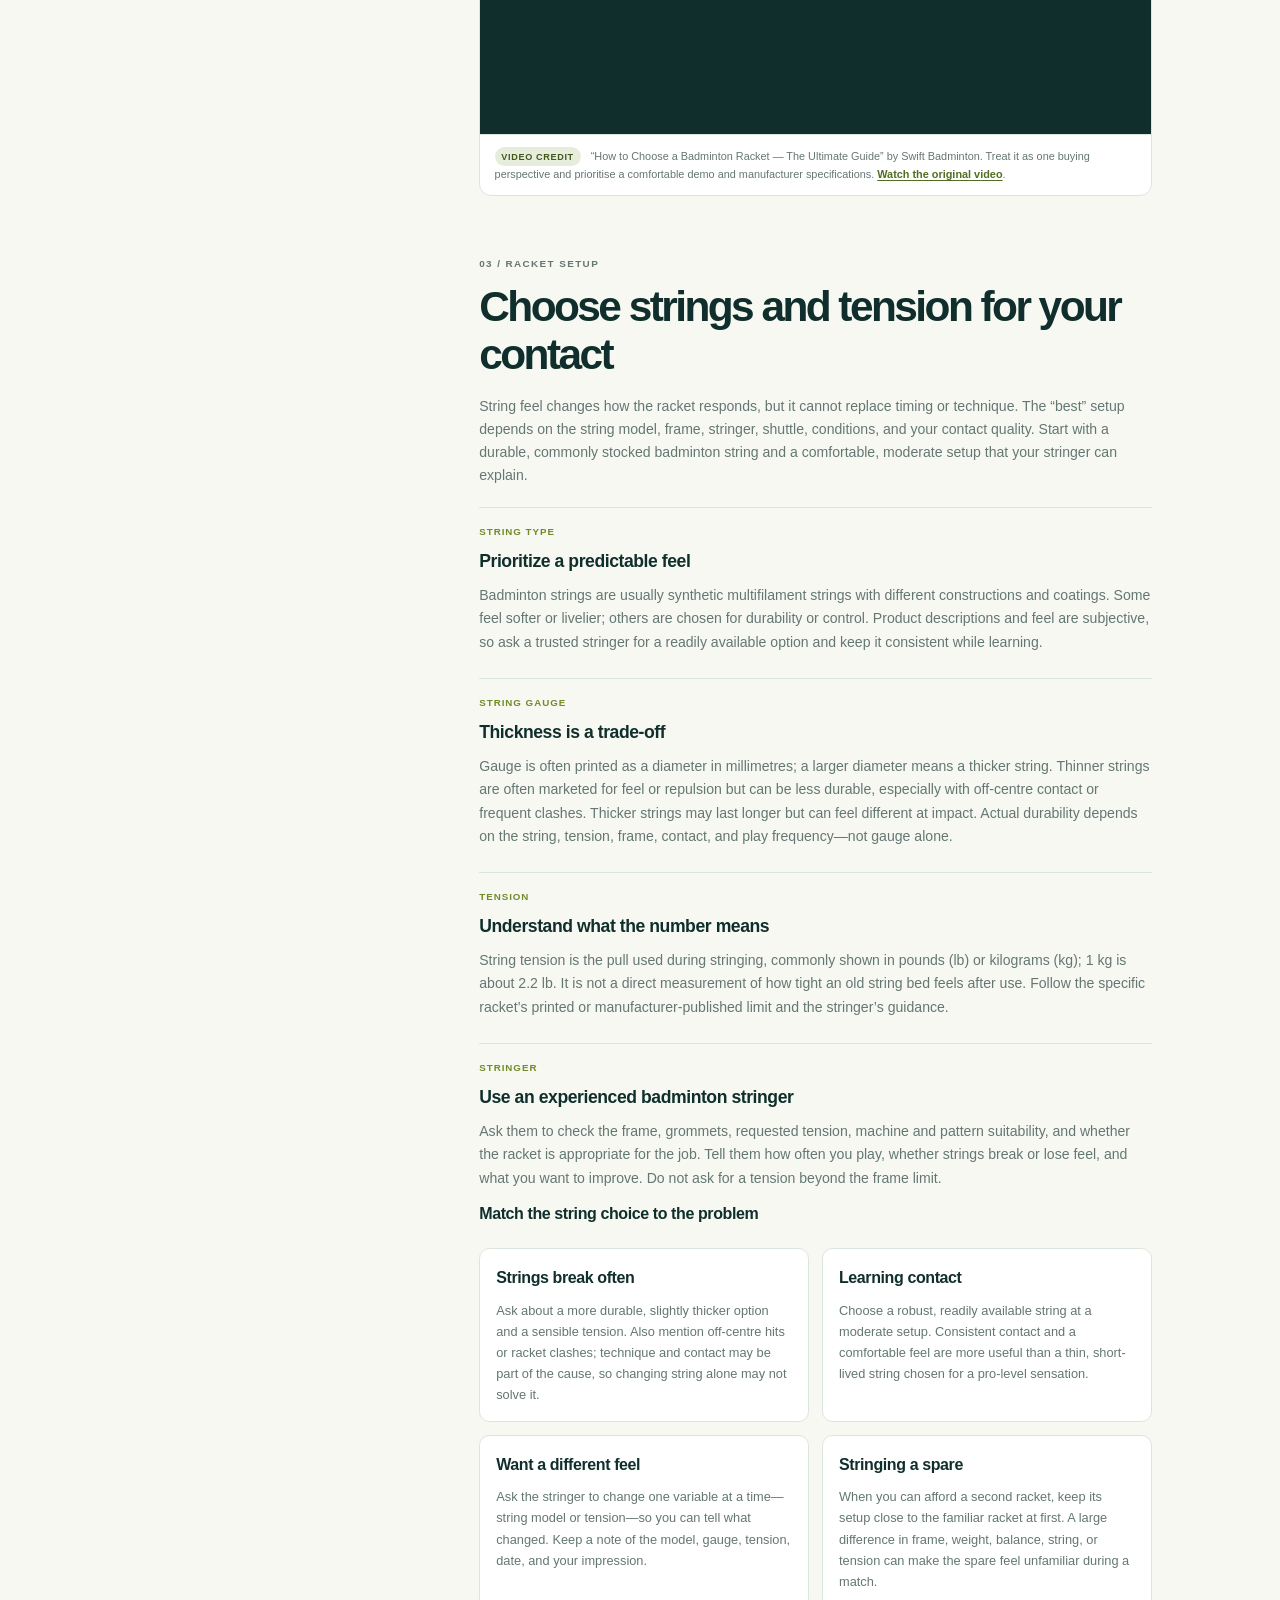
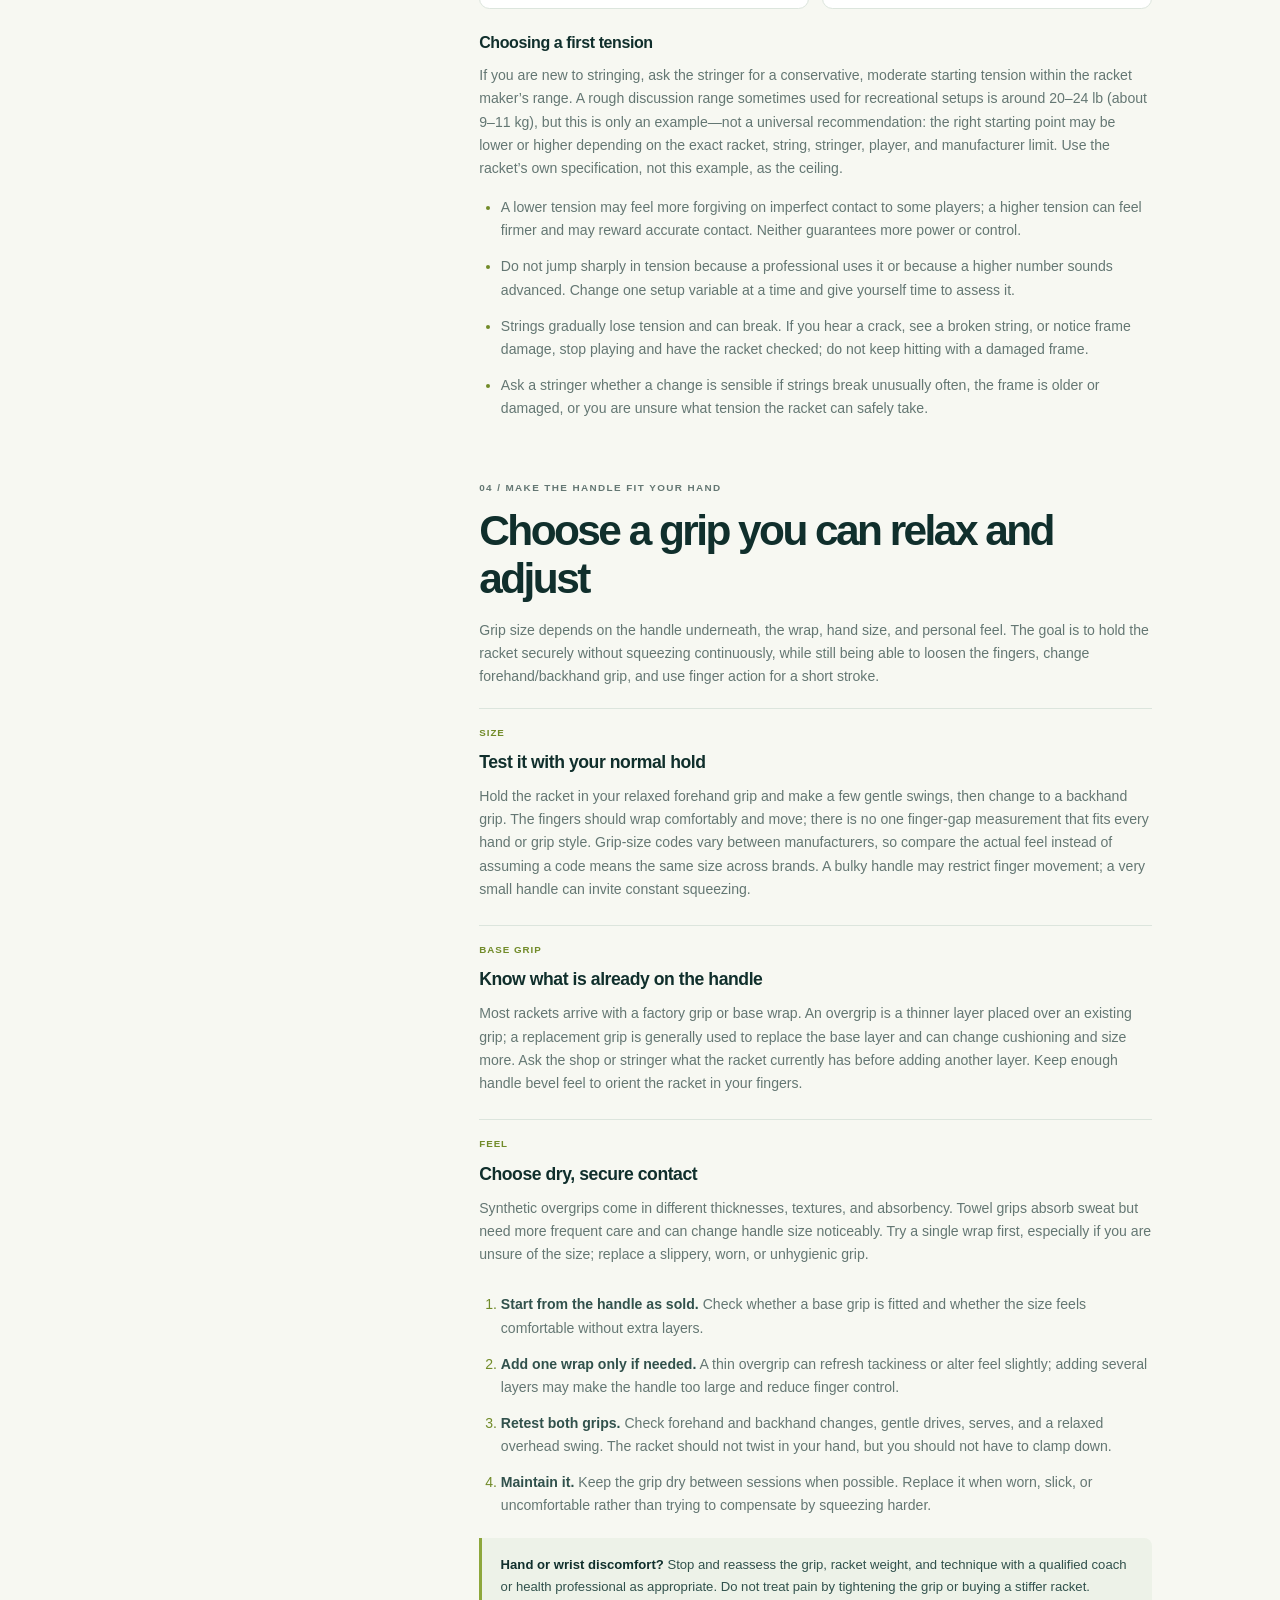
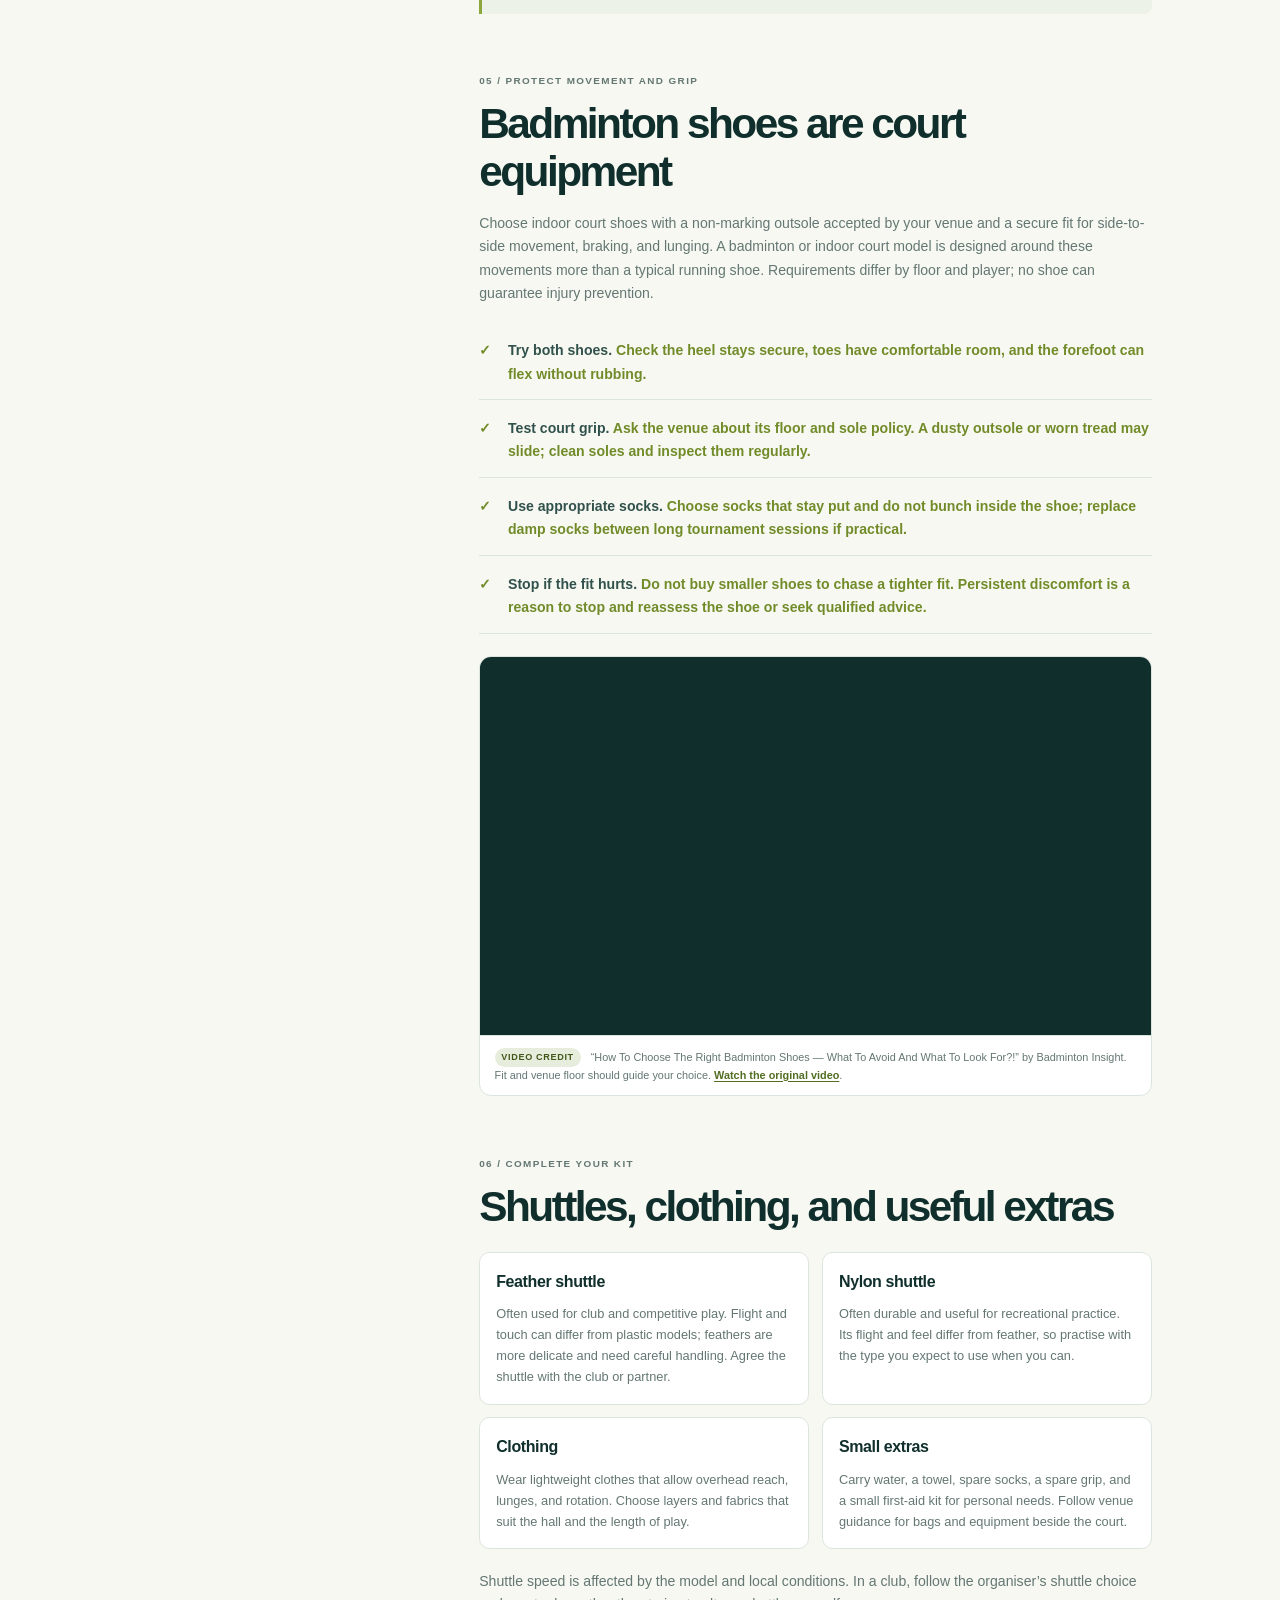
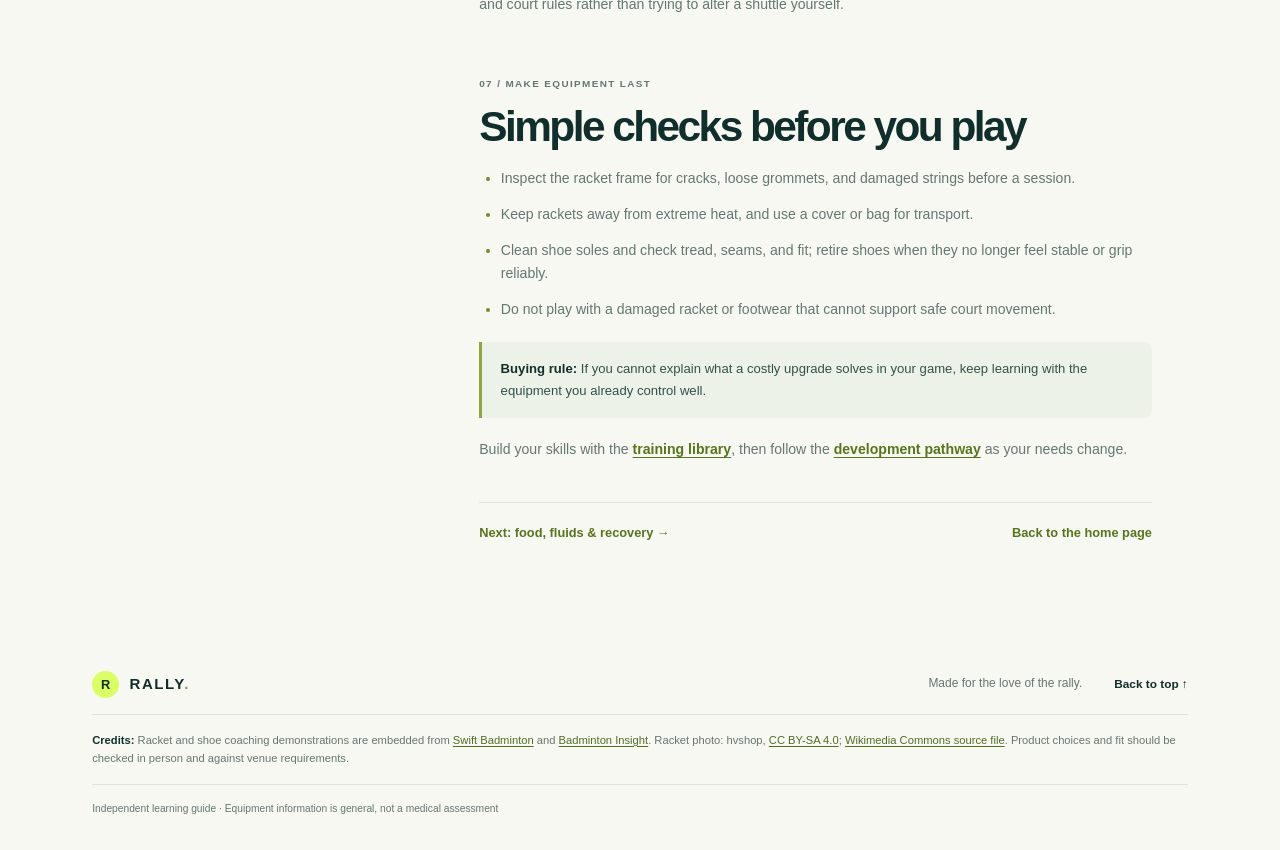
<file: pages/equipment.html>
<!doctype html>
<html lang="en">
  <head>
    <meta charset="utf-8">
    <meta name="viewport" content="width=device-width, initial-scale=1">
    <meta name="theme-color" content="#102f2c">
    <meta name="description" content="A practical beginner-to-competitive guide to badminton rackets, shoes, strings, grips, shuttles, and essential court kit.">
    <link rel="icon" href="../favicon.svg" type="image/svg+xml">
    <title>Badminton Rackets, Shoes & Equipment — Rally</title>
    <link rel="stylesheet" href="../assets/css/styles.css">
  </head>
  <body>
    <a class="skip-link" href="#main">Skip to content</a>
    <header class="site-header">
      <a class="brand" href="../index.html" aria-label="Rally badminton guide home"><span class="brand-mark" aria-hidden="true">R</span><span>RALLY<span class="brand-dot">.</span></span></a>
      <nav aria-label="Main navigation">
        <a href="rules.html">Rules</a><a href="training.html">Training</a><a href="player-plan.html">Player plan</a><a href="pathway.html">Pathway</a><a href="equipment.html" aria-current="page">Equipment</a><a href="nutrition.html">Fuel</a><a href="benefits.html">Benefits</a><a href="safety.html">Safety</a>
      </nav>
      <a class="header-cta" href="../index.html#start">Start here <span aria-hidden="true">↗</span></a>
    </header>
    <main id="main">
      <section class="guide-hero">
        <p class="eyebrow"><span class="eyebrow-line"></span> Equipment / 05</p>
        <h1>Choose kit that<br><em>helps you play.</em></h1>
        <p>Comfort, fit, court grip, and a racket you can control matter more than expensive specifications. Start with the essentials, test what you can, and upgrade for a clear reason—not because a product promises instant power.</p>
        <a class="button button-primary" href="#racket">Choose a racket <span aria-hidden="true">↓</span></a>
      </section>
      <div class="guide-layout">
        <aside class="guide-toc" aria-label="On this page">
          <strong>ON THIS PAGE</strong>
          <a href="#priorities">What to buy first</a><a href="#racket">Racket fit</a><a href="#strings">Strings & tension</a><a href="#grip">Grip size & wraps</a><a href="#shoes">Shoes</a><a href="#shuttle">Shuttles & kit</a><a href="#maintenance">Care</a>
        </aside>
        <article class="guide-content">
          <section id="priorities">
            <p class="eyebrow">01 / Spend with purpose</p>
            <h2>Start with the essentials</h2>
            <p>Use a community club or beginner group to try equipment before buying. Ask about loan rackets and court-shoe requirements. If your budget is limited, put safe, well-fitting shoes and a manageable racket ahead of a premium string job or multiple rackets.</p>
            <div class="compare-grid">
              <div><h3>First session</h3><p>Borrow a sound racket, wear secure non-marking court shoes, and bring comfortable sports clothing and water.</p></div>
              <div><h3>Regular play</h3><p>Choose your own court shoes and racket, then add a spare grip, socks, towel, water bottle, and a small equipment bag.</p></div>
              <div><h3>Competition</h3><p>Pack a second familiar racket if available, spare grips and strings, approved clothing, food you already tolerate, and tournament paperwork.</p></div>
              <div><h3>Skip for now</h3><p>Beginners do not need a high-priced racket, maximum string tension, a supplement, or wearable performance gadgets.</p></div>
            </div>
            <figure class="media-figure media-figure-compact">
              <img src="../assets/images/badminton-racket.jpg" alt="A badminton racket photographed diagonally, showing its oval string bed, shaft, and handle." loading="lazy">
              <figcaption><span class="media-credit-label">IMAGE CREDIT</span> “Badminton Racket,” hvshop, <a href="https://creativecommons.org/licenses/by-sa/4.0/">CC BY-SA 4.0</a>. <a href="https://commons.wikimedia.org/wiki/File:Badminton_Racket.jpg">Source file</a>.</figcaption>
            </figure>
          </section>
          <section id="racket">
            <p class="eyebrow">02 / Find a racket you can control</p>
            <h2>How to choose a badminton racket</h2>
            <p>Rackets differ in mass, balance, shaft stiffness, grip size, frame shape, and stringing. These are interacting feel preferences—not a simple beginner-to-pro ranking. Demo a few rackets, if possible, with the same simple strokes and choose one that feels comfortable and predictable.</p>
            <div class="drill-list">
              <article><span>WEIGHT</span><h3>Comfort over a label</h3><p>Racket weight codes such as 3U or 4U are not always identical between brands and refer to a weight range. A lighter model may feel easier to manoeuvre; a heavier-feeling one may feel more stable to some players. Test a full swing without pain or excessive effort.</p></article>
              <article><span>BALANCE</span><h3>Head-light, even, or head-heavy</h3><p>Head-light rackets can feel quick in defence and drives; head-heavy ones may feel more substantial overhead; even balance sits between. None automatically creates power. Timing, technique, strength, and swing comfort matter much more.</p></article>
              <article><span>SHAFT</span><h3>Flex and timing</h3><p>A more flexible shaft can feel forgiving for some swings; a stiffer shaft typically asks for quicker, well-timed input. Marketing categories differ, and a stiff racket is not a shortcut to advanced technique. Choose a shaft that lets you contact cleanly without forcing your swing.</p></article>
              <article><span>GRIP</span><h3>Hold without squeezing</h3><p>The handle should fit your hand so your fingers can wrap and adjust naturally. Grip wraps change the size and feel. A grip that is too large can make finger action awkward; one that is too small can encourage gripping too tightly. Replace a slippery or worn grip.</p></article>
            </div>
            <h3>A practical racket demo</h3>
            <ol class="guide-steps">
              <li><strong>Shortlist by comfort and budget.</strong> Check the model’s listed weight, balance, shaft stiffness, grip size, and maximum string tension. These labels help compare models but do not use identical scales across every maker.</li>
              <li><strong>Try more than one if possible.</strong> Ask a club, coach, or shop about demo or loan rackets. Compare one feature at a time and use familiar shuttles, strings, and grips where you can.</li>
              <li><strong>Test badminton movements, not just a shop swing.</strong> Try relaxed overhead clears, drives, blocks, and quick racket preparation. Notice whether the racket feels easy to start and stop, stable enough at contact, and comfortable after several minutes.</li>
              <li><strong>Choose control and repeatability.</strong> A racket that lets you contact cleanly and defend comfortably is a better fit than one that feels powerful only on a few hard swings. If the forearm, wrist, or shoulder feels strained, stop the test and try a more manageable setup.</li>
              <li><strong>Buy for your current game.</strong> You do not need a professional or competition model as a beginner. Avoid paying extra for technology claims that you cannot feel or explain in your own play.</li>
            </ol>
            <div class="guide-callout"><strong>Useful comparison note:</strong> Racket weight is only part of how heavy a racket feels in motion. Balance, total setup (including strings and grip), shaft response, and your own timing all contribute. Do not select solely by a U code, balance-point number, player endorsement, or “power” label.</div>
            <figure class="media-figure media-figure-video">
              <div class="video-frame"><iframe src="https://www.youtube-nocookie.com/embed/GckLu21RwcM" title="How to choose a badminton racket by Swift Badminton" loading="lazy" allow="accelerometer; clipboard-write; encrypted-media; gyroscope; picture-in-picture; web-share" allowfullscreen></iframe></div>
              <figcaption><span class="media-credit-label">VIDEO CREDIT</span> “How to Choose a Badminton Racket — The Ultimate Guide” by Swift Badminton. Treat it as one buying perspective and prioritise a comfortable demo and manufacturer specifications. <a href="https://www.youtube.com/watch?v=GckLu21RwcM">Watch the original video</a>.</figcaption>
            </figure>
          </section>
          <section id="strings">
            <p class="eyebrow">03 / Racket setup</p>
            <h2>Choose strings and tension for your contact</h2>
            <p>String feel changes how the racket responds, but it cannot replace timing or technique. The “best” setup depends on the string model, frame, stringer, shuttle, conditions, and your contact quality. Start with a durable, commonly stocked badminton string and a comfortable, moderate setup that your stringer can explain.</p>
            <div class="drill-list">
              <article><span>STRING TYPE</span><h3>Prioritize a predictable feel</h3><p>Badminton strings are usually synthetic multifilament strings with different constructions and coatings. Some feel softer or livelier; others are chosen for durability or control. Product descriptions and feel are subjective, so ask a trusted stringer for a readily available option and keep it consistent while learning.</p></article>
              <article><span>STRING GAUGE</span><h3>Thickness is a trade-off</h3><p>Gauge is often printed as a diameter in millimetres; a larger diameter means a thicker string. Thinner strings are often marketed for feel or repulsion but can be less durable, especially with off-centre contact or frequent clashes. Thicker strings may last longer but can feel different at impact. Actual durability depends on the string, tension, frame, contact, and play frequency—not gauge alone.</p></article>
              <article><span>TENSION</span><h3>Understand what the number means</h3><p>String tension is the pull used during stringing, commonly shown in pounds (lb) or kilograms (kg); 1 kg is about 2.2 lb. It is not a direct measurement of how tight an old string bed feels after use. Follow the specific racket’s printed or manufacturer-published limit and the stringer’s guidance.</p></article>
              <article><span>STRINGER</span><h3>Use an experienced badminton stringer</h3><p>Ask them to check the frame, grommets, requested tension, machine and pattern suitability, and whether the racket is appropriate for the job. Tell them how often you play, whether strings break or lose feel, and what you want to improve. Do not ask for a tension beyond the frame limit.</p></article>
            </div>
            <h3>Match the string choice to the problem</h3>
            <div class="compare-grid">
              <div><h3>Strings break often</h3><p>Ask about a more durable, slightly thicker option and a sensible tension. Also mention off-centre hits or racket clashes; technique and contact may be part of the cause, so changing string alone may not solve it.</p></div>
              <div><h3>Learning contact</h3><p>Choose a robust, readily available string at a moderate setup. Consistent contact and a comfortable feel are more useful than a thin, short-lived string chosen for a pro-level sensation.</p></div>
              <div><h3>Want a different feel</h3><p>Ask the stringer to change one variable at a time—string model or tension—so you can tell what changed. Keep a note of the model, gauge, tension, date, and your impression.</p></div>
              <div><h3>Stringing a spare</h3><p>When you can afford a second racket, keep its setup close to the familiar racket at first. A large difference in frame, weight, balance, string, or tension can make the spare feel unfamiliar during a match.</p></div>
            </div>
            <h3>Choosing a first tension</h3>
            <p>If you are new to stringing, ask the stringer for a conservative, moderate starting tension within the racket maker’s range. A rough discussion range sometimes used for recreational setups is around 20–24 lb (about 9–11 kg), but this is only an example—not a universal recommendation: the right starting point may be lower or higher depending on the exact racket, string, stringer, player, and manufacturer limit. Use the racket’s own specification, not this example, as the ceiling.</p>
            <ul class="guide-bullets">
              <li>A lower tension may feel more forgiving on imperfect contact to some players; a higher tension can feel firmer and may reward accurate contact. Neither guarantees more power or control.</li>
              <li>Do not jump sharply in tension because a professional uses it or because a higher number sounds advanced. Change one setup variable at a time and give yourself time to assess it.</li>
              <li>Strings gradually lose tension and can break. If you hear a crack, see a broken string, or notice frame damage, stop playing and have the racket checked; do not keep hitting with a damaged frame.</li>
              <li>Ask a stringer whether a change is sensible if strings break unusually often, the frame is older or damaged, or you are unsure what tension the racket can safely take.</li>
            </ul>
          </section>
          <section id="grip">
            <p class="eyebrow">04 / Make the handle fit your hand</p>
            <h2>Choose a grip you can relax and adjust</h2>
            <p>Grip size depends on the handle underneath, the wrap, hand size, and personal feel. The goal is to hold the racket securely without squeezing continuously, while still being able to loosen the fingers, change forehand/backhand grip, and use finger action for a short stroke.</p>
            <div class="drill-list">
              <article><span>SIZE</span><h3>Test it with your normal hold</h3><p>Hold the racket in your relaxed forehand grip and make a few gentle swings, then change to a backhand grip. The fingers should wrap comfortably and move; there is no one finger-gap measurement that fits every hand or grip style. Grip-size codes vary between manufacturers, so compare the actual feel instead of assuming a code means the same size across brands. A bulky handle may restrict finger movement; a very small handle can invite constant squeezing.</p></article>
              <article><span>BASE GRIP</span><h3>Know what is already on the handle</h3><p>Most rackets arrive with a factory grip or base wrap. An overgrip is a thinner layer placed over an existing grip; a replacement grip is generally used to replace the base layer and can change cushioning and size more. Ask the shop or stringer what the racket currently has before adding another layer. Keep enough handle bevel feel to orient the racket in your fingers.</p></article>
              <article><span>FEEL</span><h3>Choose dry, secure contact</h3><p>Synthetic overgrips come in different thicknesses, textures, and absorbency. Towel grips absorb sweat but need more frequent care and can change handle size noticeably. Try a single wrap first, especially if you are unsure of the size; replace a slippery, worn, or unhygienic grip.</p></article>
            </div>
            <ol class="guide-steps">
              <li><strong>Start from the handle as sold.</strong> Check whether a base grip is fitted and whether the size feels comfortable without extra layers.</li>
              <li><strong>Add one wrap only if needed.</strong> A thin overgrip can refresh tackiness or alter feel slightly; adding several layers may make the handle too large and reduce finger control.</li>
              <li><strong>Retest both grips.</strong> Check forehand and backhand changes, gentle drives, serves, and a relaxed overhead swing. The racket should not twist in your hand, but you should not have to clamp down.</li>
              <li><strong>Maintain it.</strong> Keep the grip dry between sessions when possible. Replace it when worn, slick, or uncomfortable rather than trying to compensate by squeezing harder.</li>
            </ol>
            <div class="guide-callout"><strong>Hand or wrist discomfort?</strong> Stop and reassess the grip, racket weight, and technique with a qualified coach or health professional as appropriate. Do not treat pain by tightening the grip or buying a stiffer racket.</div>
          </section>
          <section id="shoes">
            <p class="eyebrow">05 / Protect movement and grip</p>
            <h2>Badminton shoes are court equipment</h2>
            <p>Choose indoor court shoes with a non-marking outsole accepted by your venue and a secure fit for side-to-side movement, braking, and lunging. A badminton or indoor court model is designed around these movements more than a typical running shoe. Requirements differ by floor and player; no shoe can guarantee injury prevention.</p>
            <div class="checklist">
              <p><span aria-hidden="true">✓</span><span><strong>Try both shoes.</strong> Check the heel stays secure, toes have comfortable room, and the forefoot can flex without rubbing.</span></p>
              <p><span aria-hidden="true">✓</span><span><strong>Test court grip.</strong> Ask the venue about its floor and sole policy. A dusty outsole or worn tread may slide; clean soles and inspect them regularly.</span></p>
              <p><span aria-hidden="true">✓</span><span><strong>Use appropriate socks.</strong> Choose socks that stay put and do not bunch inside the shoe; replace damp socks between long tournament sessions if practical.</span></p>
              <p><span aria-hidden="true">✓</span><span><strong>Stop if the fit hurts.</strong> Do not buy smaller shoes to chase a tighter fit. Persistent discomfort is a reason to stop and reassess the shoe or seek qualified advice.</span></p>
            </div>
            <figure class="media-figure media-figure-video">
              <div class="video-frame"><iframe src="https://www.youtube-nocookie.com/embed/yjvmMstqz7U" title="How to choose badminton shoes by Badminton Insight" loading="lazy" allow="accelerometer; clipboard-write; encrypted-media; gyroscope; picture-in-picture; web-share" allowfullscreen></iframe></div>
              <figcaption><span class="media-credit-label">VIDEO CREDIT</span> “How To Choose The Right Badminton Shoes — What To Avoid And What To Look For?!” by Badminton Insight. Fit and venue floor should guide your choice. <a href="https://www.youtube.com/watch?v=yjvmMstqz7U">Watch the original video</a>.</figcaption>
            </figure>
          </section>
          <section id="shuttle">
            <p class="eyebrow">06 / Complete your kit</p>
            <h2>Shuttles, clothing, and useful extras</h2>
            <div class="compare-grid">
              <div><h3>Feather shuttle</h3><p>Often used for club and competitive play. Flight and touch can differ from plastic models; feathers are more delicate and need careful handling. Agree the shuttle with the club or partner.</p></div>
              <div><h3>Nylon shuttle</h3><p>Often durable and useful for recreational practice. Its flight and feel differ from feather, so practise with the type you expect to use when you can.</p></div>
              <div><h3>Clothing</h3><p>Wear lightweight clothes that allow overhead reach, lunges, and rotation. Choose layers and fabrics that suit the hall and the length of play.</p></div>
              <div><h3>Small extras</h3><p>Carry water, a towel, spare socks, a spare grip, and a small first-aid kit for personal needs. Follow venue guidance for bags and equipment beside the court.</p></div>
            </div>
            <p>Shuttle speed is affected by the model and local conditions. In a club, follow the organiser’s shuttle choice and court rules rather than trying to alter a shuttle yourself.</p>
          </section>
          <section id="maintenance">
            <p class="eyebrow">07 / Make equipment last</p>
            <h2>Simple checks before you play</h2>
            <ul class="guide-bullets">
              <li>Inspect the racket frame for cracks, loose grommets, and damaged strings before a session.</li>
              <li>Keep rackets away from extreme heat, and use a cover or bag for transport.</li>
              <li>Clean shoe soles and check tread, seams, and fit; retire shoes when they no longer feel stable or grip reliably.</li>
              <li>Do not play with a damaged racket or footwear that cannot support safe court movement.</li>
            </ul>
            <div class="guide-callout"><strong>Buying rule:</strong> If you cannot explain what a costly upgrade solves in your game, keep learning with the equipment you already control well.</div>
            <p>Build your skills with the <a href="training.html">training library</a>, then follow the <a href="pathway.html">development pathway</a> as your needs change.</p>
          </section>
          <nav class="guide-next" aria-label="Continue exploring"><a href="nutrition.html">Next: food, fluids & recovery <span aria-hidden="true">→</span></a><a href="../index.html">Back to the home page</a></nav>
        </article>
      </div>
    </main>
    <footer class="site-footer">
      <a class="brand brand-footer" href="../index.html"><span class="brand-mark" aria-hidden="true">R</span><span>RALLY<span class="brand-dot">.</span></span></a>
      <p>Made for the love of the rally.</p><a href="#main">Back to top ↑</a>
      <div class="footer-credits"><strong>Credits:</strong> Racket and shoe coaching demonstrations are embedded from <a href="https://www.youtube.com/watch?v=GckLu21RwcM">Swift Badminton</a> and <a href="https://www.youtube.com/watch?v=yjvmMstqz7U">Badminton Insight</a>. Racket photo: hvshop, <a href="https://creativecommons.org/licenses/by-sa/4.0/">CC BY-SA 4.0</a>; <a href="https://commons.wikimedia.org/wiki/File:Badminton_Racket.jpg">Wikimedia Commons source file</a>. Product choices and fit should be checked in person and against venue requirements.</div>
      <small>Independent learning guide · Equipment information is general, not a medical assessment</small>
    </footer>
  </body>
</html>
</file>
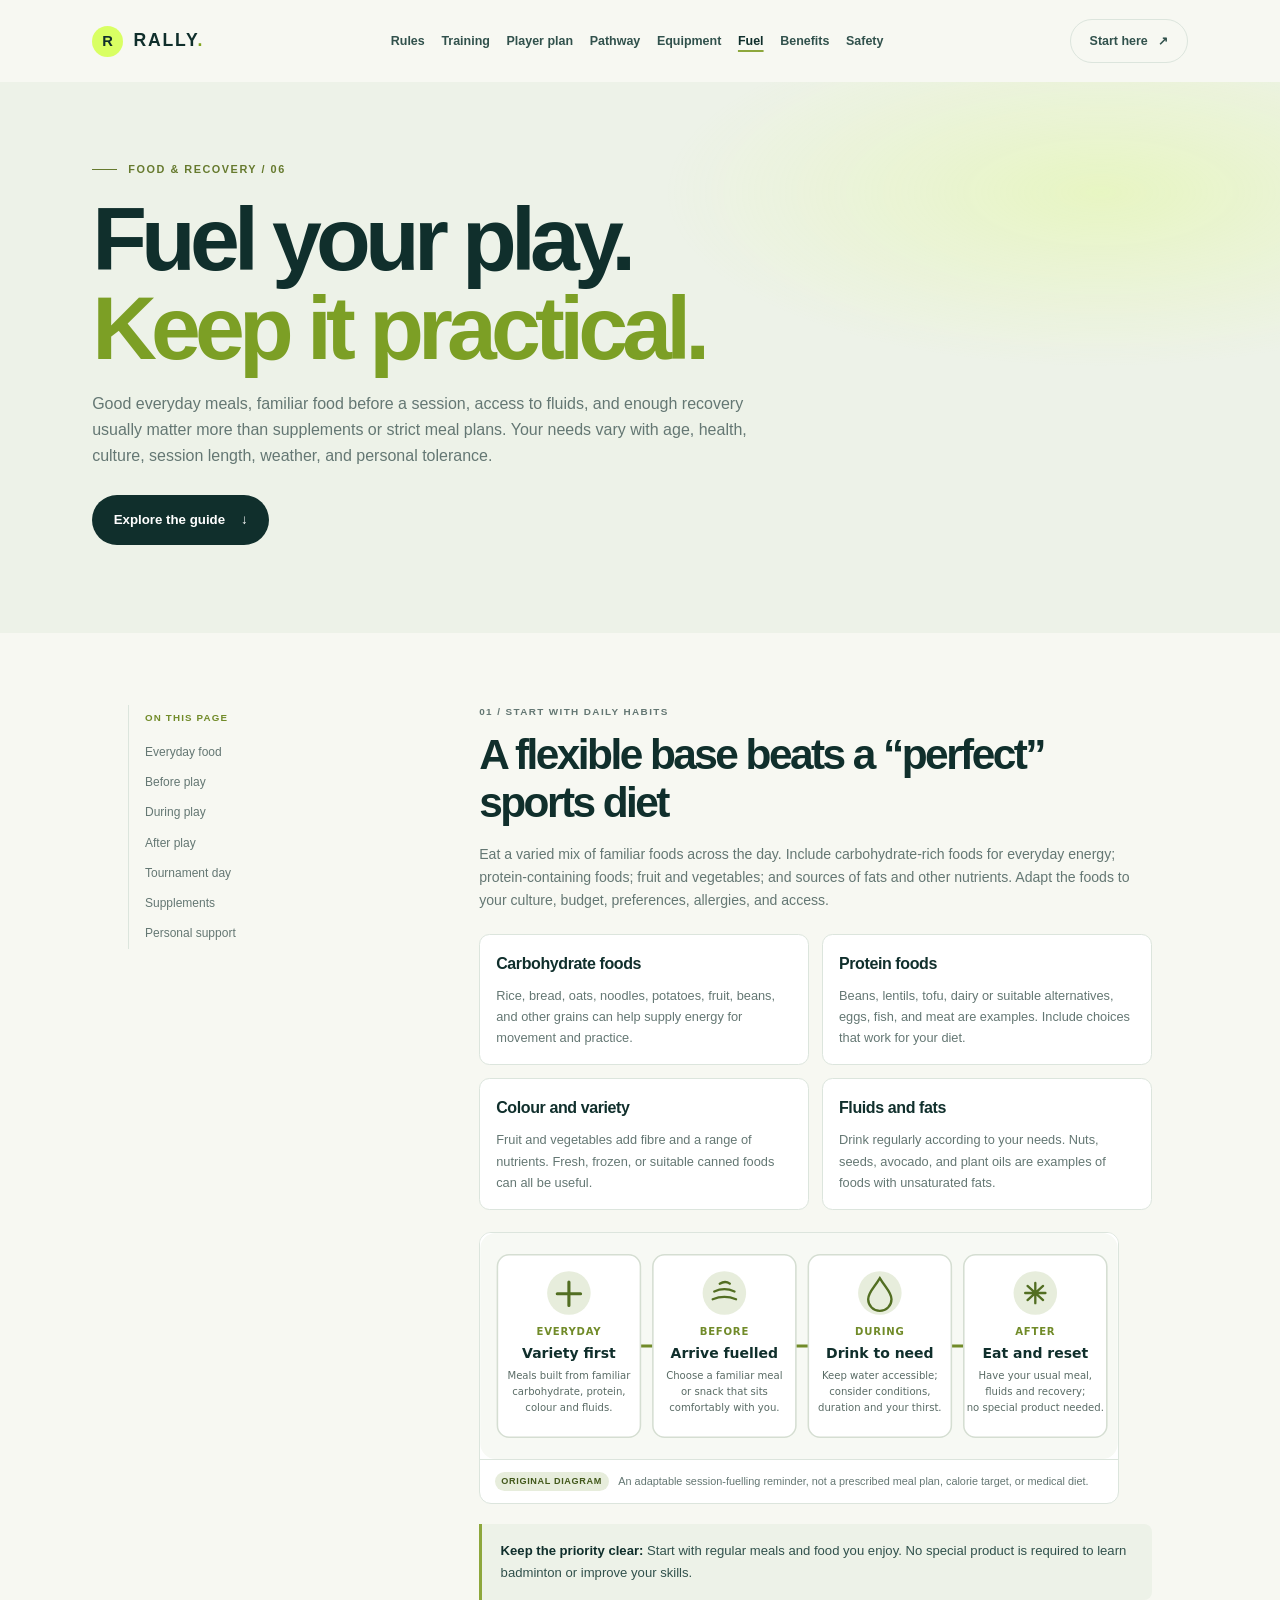
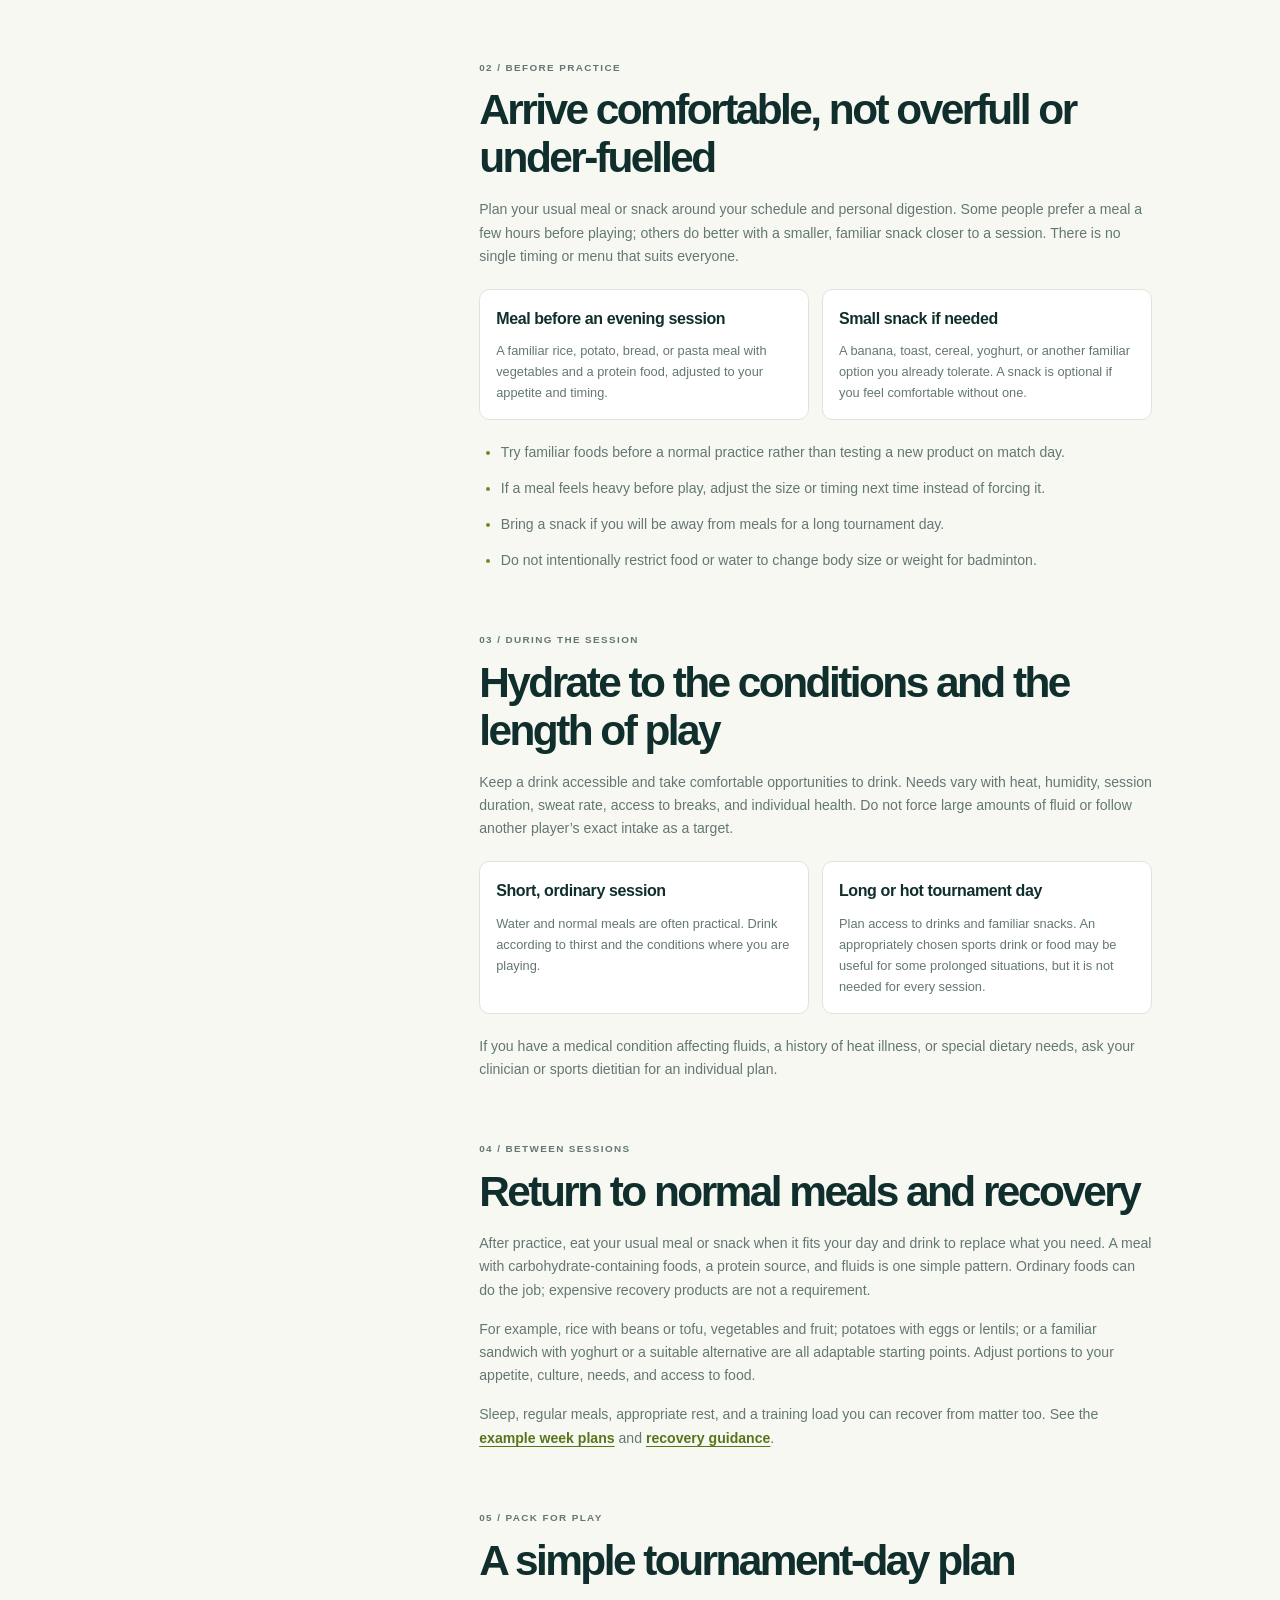
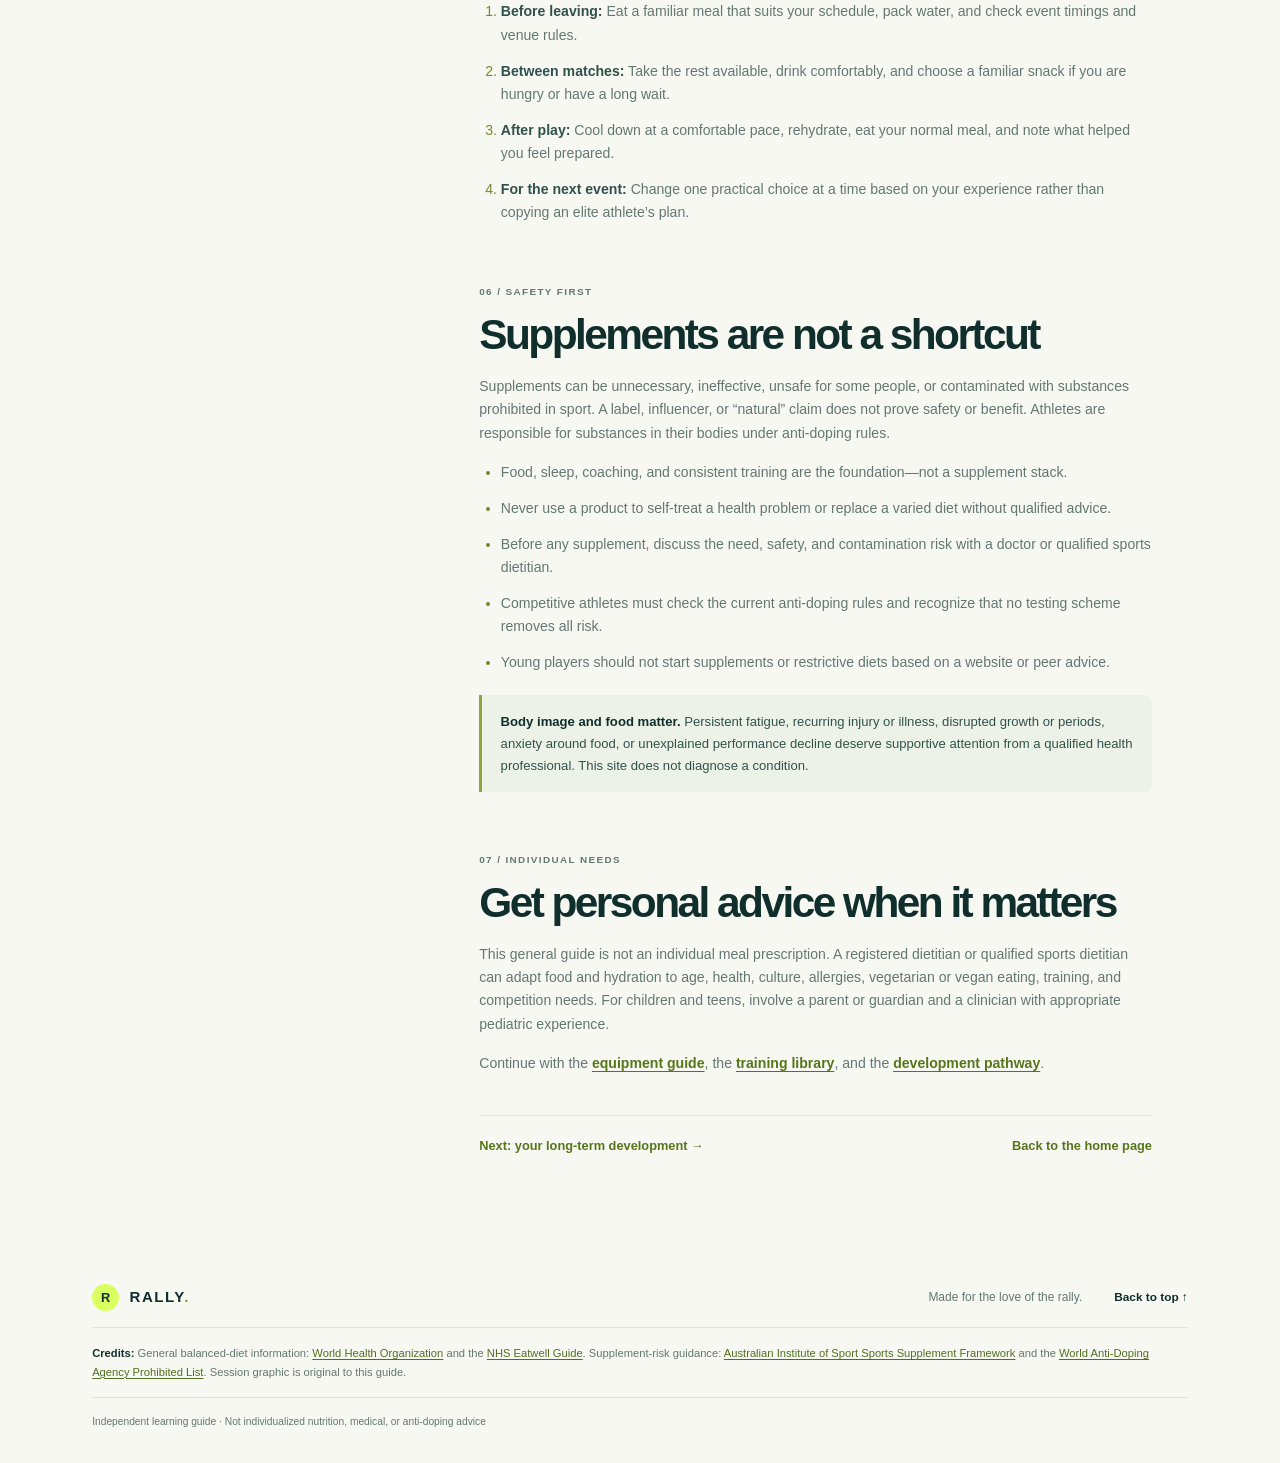
<file: pages/nutrition.html>
<!doctype html>
<html lang="en">
  <head>
    <meta charset="utf-8">
    <meta name="viewport" content="width=device-width, initial-scale=1">
    <meta name="theme-color" content="#102f2c">
    <meta name="description" content="Flexible, evidence-informed food, hydration, tournament-day, recovery, and supplement-safety guidance for badminton players.">
    <link rel="icon" href="../favicon.svg" type="image/svg+xml">
    <title>Badminton Food, Hydration & Recovery — Rally</title>
    <link rel="stylesheet" href="../assets/css/styles.css">
  </head>
  <body>
    <a class="skip-link" href="#main">Skip to content</a>
    <header class="site-header">
      <a class="brand" href="../index.html" aria-label="Rally badminton guide home"><span class="brand-mark" aria-hidden="true">R</span><span>RALLY<span class="brand-dot">.</span></span></a>
      <nav aria-label="Main navigation">
        <a href="rules.html">Rules</a><a href="training.html">Training</a><a href="player-plan.html">Player plan</a><a href="pathway.html">Pathway</a><a href="equipment.html">Equipment</a><a href="nutrition.html" aria-current="page">Fuel</a><a href="benefits.html">Benefits</a><a href="safety.html">Safety</a>
      </nav>
      <a class="header-cta" href="../index.html#start">Start here <span aria-hidden="true">↗</span></a>
    </header>
    <main id="main">
      <section class="guide-hero">
        <p class="eyebrow"><span class="eyebrow-line"></span> Food & recovery / 06</p>
        <h1>Fuel your play.<br><em>Keep it practical.</em></h1>
        <p>Good everyday meals, familiar food before a session, access to fluids, and enough recovery usually matter more than supplements or strict meal plans. Your needs vary with age, health, culture, session length, weather, and personal tolerance.</p>
        <a class="button button-primary" href="#everyday">Explore the guide <span aria-hidden="true">↓</span></a>
      </section>
      <div class="guide-layout">
        <aside class="guide-toc" aria-label="On this page">
          <strong>ON THIS PAGE</strong>
          <a href="#everyday">Everyday food</a><a href="#before-play">Before play</a><a href="#during-play">During play</a><a href="#after-play">After play</a><a href="#tournament">Tournament day</a><a href="#supplements">Supplements</a><a href="#support">Personal support</a>
        </aside>
        <article class="guide-content">
          <section id="everyday">
            <p class="eyebrow">01 / Start with daily habits</p>
            <h2>A flexible base beats a “perfect” sports diet</h2>
            <p>Eat a varied mix of familiar foods across the day. Include carbohydrate-rich foods for everyday energy; protein-containing foods; fruit and vegetables; and sources of fats and other nutrients. Adapt the foods to your culture, budget, preferences, allergies, and access.</p>
            <div class="compare-grid">
              <div><h3>Carbohydrate foods</h3><p>Rice, bread, oats, noodles, potatoes, fruit, beans, and other grains can help supply energy for movement and practice.</p></div>
              <div><h3>Protein foods</h3><p>Beans, lentils, tofu, dairy or suitable alternatives, eggs, fish, and meat are examples. Include choices that work for your diet.</p></div>
              <div><h3>Colour and variety</h3><p>Fruit and vegetables add fibre and a range of nutrients. Fresh, frozen, or suitable canned foods can all be useful.</p></div>
              <div><h3>Fluids and fats</h3><p>Drink regularly according to your needs. Nuts, seeds, avocado, and plant oils are examples of foods with unsaturated fats.</p></div>
            </div>
            <figure class="media-figure media-figure-compact">
              <img src="../assets/images/training-fuel-map.svg" alt="Four simple badminton food and hydration reminders: eat varied everyday meals, choose familiar food before play, drink to thirst and conditions during play, and eat and rehydrate afterward." loading="lazy">
              <figcaption><span class="media-credit-label">ORIGINAL DIAGRAM</span> An adaptable session-fuelling reminder, not a prescribed meal plan, calorie target, or medical diet.</figcaption>
            </figure>
            <div class="guide-callout"><strong>Keep the priority clear:</strong> Start with regular meals and food you enjoy. No special product is required to learn badminton or improve your skills.</div>
          </section>
          <section id="before-play">
            <p class="eyebrow">02 / Before practice</p>
            <h2>Arrive comfortable, not overfull or under-fuelled</h2>
            <p>Plan your usual meal or snack around your schedule and personal digestion. Some people prefer a meal a few hours before playing; others do better with a smaller, familiar snack closer to a session. There is no single timing or menu that suits everyone.</p>
            <div class="compare-grid">
              <div><h3>Meal before an evening session</h3><p>A familiar rice, potato, bread, or pasta meal with vegetables and a protein food, adjusted to your appetite and timing.</p></div>
              <div><h3>Small snack if needed</h3><p>A banana, toast, cereal, yoghurt, or another familiar option you already tolerate. A snack is optional if you feel comfortable without one.</p></div>
            </div>
            <ul class="guide-bullets">
              <li>Try familiar foods before a normal practice rather than testing a new product on match day.</li>
              <li>If a meal feels heavy before play, adjust the size or timing next time instead of forcing it.</li>
              <li>Bring a snack if you will be away from meals for a long tournament day.</li>
              <li>Do not intentionally restrict food or water to change body size or weight for badminton.</li>
            </ul>
          </section>
          <section id="during-play">
            <p class="eyebrow">03 / During the session</p>
            <h2>Hydrate to the conditions and the length of play</h2>
            <p>Keep a drink accessible and take comfortable opportunities to drink. Needs vary with heat, humidity, session duration, sweat rate, access to breaks, and individual health. Do not force large amounts of fluid or follow another player’s exact intake as a target.</p>
            <div class="compare-grid">
              <div><h3>Short, ordinary session</h3><p>Water and normal meals are often practical. Drink according to thirst and the conditions where you are playing.</p></div>
              <div><h3>Long or hot tournament day</h3><p>Plan access to drinks and familiar snacks. An appropriately chosen sports drink or food may be useful for some prolonged situations, but it is not needed for every session.</p></div>
            </div>
            <p>If you have a medical condition affecting fluids, a history of heat illness, or special dietary needs, ask your clinician or sports dietitian for an individual plan.</p>
          </section>
          <section id="after-play">
            <p class="eyebrow">04 / Between sessions</p>
            <h2>Return to normal meals and recovery</h2>
            <p>After practice, eat your usual meal or snack when it fits your day and drink to replace what you need. A meal with carbohydrate-containing foods, a protein source, and fluids is one simple pattern. Ordinary foods can do the job; expensive recovery products are not a requirement.</p>
            <p>For example, rice with beans or tofu, vegetables and fruit; potatoes with eggs or lentils; or a familiar sandwich with yoghurt or a suitable alternative are all adaptable starting points. Adjust portions to your appetite, culture, needs, and access to food.</p>
            <p>Sleep, regular meals, appropriate rest, and a training load you can recover from matter too. See the <a href="training.html#week-plans">example week plans</a> and <a href="safety.html#recovery">recovery guidance</a>.</p>
          </section>
          <section id="tournament">
            <p class="eyebrow">05 / Pack for play</p>
            <h2>A simple tournament-day plan</h2>
            <ol class="guide-steps">
              <li><strong>Before leaving:</strong> Eat a familiar meal that suits your schedule, pack water, and check event timings and venue rules.</li>
              <li><strong>Between matches:</strong> Take the rest available, drink comfortably, and choose a familiar snack if you are hungry or have a long wait.</li>
              <li><strong>After play:</strong> Cool down at a comfortable pace, rehydrate, eat your normal meal, and note what helped you feel prepared.</li>
              <li><strong>For the next event:</strong> Change one practical choice at a time based on your experience rather than copying an elite athlete’s plan.</li>
            </ol>
          </section>
          <section id="supplements">
            <p class="eyebrow">06 / Safety first</p>
            <h2>Supplements are not a shortcut</h2>
            <p>Supplements can be unnecessary, ineffective, unsafe for some people, or contaminated with substances prohibited in sport. A label, influencer, or “natural” claim does not prove safety or benefit. Athletes are responsible for substances in their bodies under anti-doping rules.</p>
            <ul class="guide-bullets">
              <li>Food, sleep, coaching, and consistent training are the foundation—not a supplement stack.</li>
              <li>Never use a product to self-treat a health problem or replace a varied diet without qualified advice.</li>
              <li>Before any supplement, discuss the need, safety, and contamination risk with a doctor or qualified sports dietitian.</li>
              <li>Competitive athletes must check the current anti-doping rules and recognize that no testing scheme removes all risk.</li>
              <li>Young players should not start supplements or restrictive diets based on a website or peer advice.</li>
            </ul>
            <div class="guide-callout"><strong>Body image and food matter.</strong> Persistent fatigue, recurring injury or illness, disrupted growth or periods, anxiety around food, or unexplained performance decline deserve supportive attention from a qualified health professional. This site does not diagnose a condition.</div>
          </section>
          <section id="support">
            <p class="eyebrow">07 / Individual needs</p>
            <h2>Get personal advice when it matters</h2>
            <p>This general guide is not an individual meal prescription. A registered dietitian or qualified sports dietitian can adapt food and hydration to age, health, culture, allergies, vegetarian or vegan eating, training, and competition needs. For children and teens, involve a parent or guardian and a clinician with appropriate pediatric experience.</p>
            <p>Continue with the <a href="equipment.html">equipment guide</a>, the <a href="training.html">training library</a>, and the <a href="pathway.html">development pathway</a>.</p>
          </section>
          <nav class="guide-next" aria-label="Continue exploring"><a href="pathway.html">Next: your long-term development <span aria-hidden="true">→</span></a><a href="../index.html">Back to the home page</a></nav>
        </article>
      </div>
    </main>
    <footer class="site-footer">
      <a class="brand brand-footer" href="../index.html"><span class="brand-mark" aria-hidden="true">R</span><span>RALLY<span class="brand-dot">.</span></span></a>
      <p>Made for the love of the rally.</p><a href="#main">Back to top ↑</a>
      <div class="footer-credits"><strong>Credits:</strong> General balanced-diet information: <a href="https://www.who.int/news-room/fact-sheets/detail/healthy-diet">World Health Organization</a> and the <a href="https://www.nhs.uk/live-well/eat-well/food-guidelines-and-food-labels/the-eatwell-guide/">NHS Eatwell Guide</a>. Supplement-risk guidance: <a href="https://www.ausport.gov.au/ais/nutrition/supplements">Australian Institute of Sport Sports Supplement Framework</a> and the <a href="https://www.wada-ama.org/en/resources/world-anti-doping-program/prohibited-list">World Anti-Doping Agency Prohibited List</a>. Session graphic is original to this guide.</div>
      <small>Independent learning guide · Not individualized nutrition, medical, or anti-doping advice</small>
    </footer>
  </body>
</html>
</file>
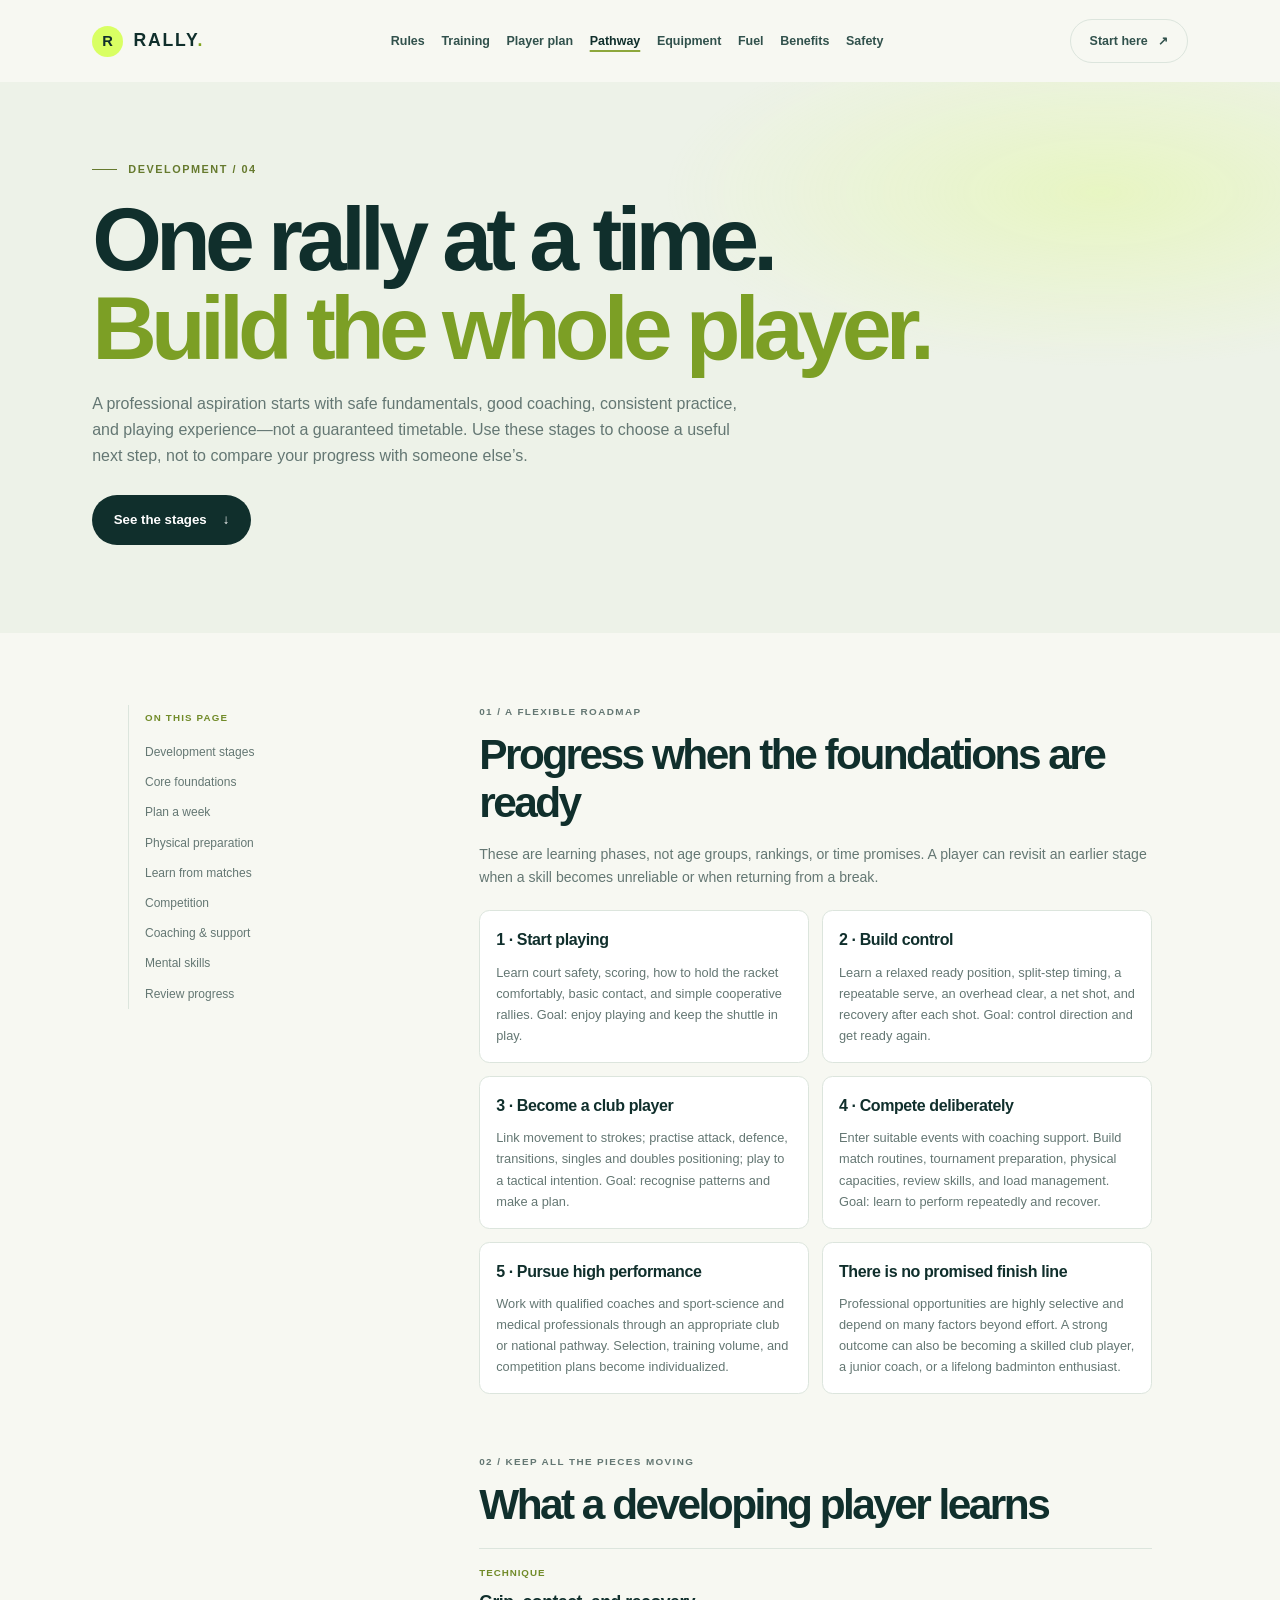
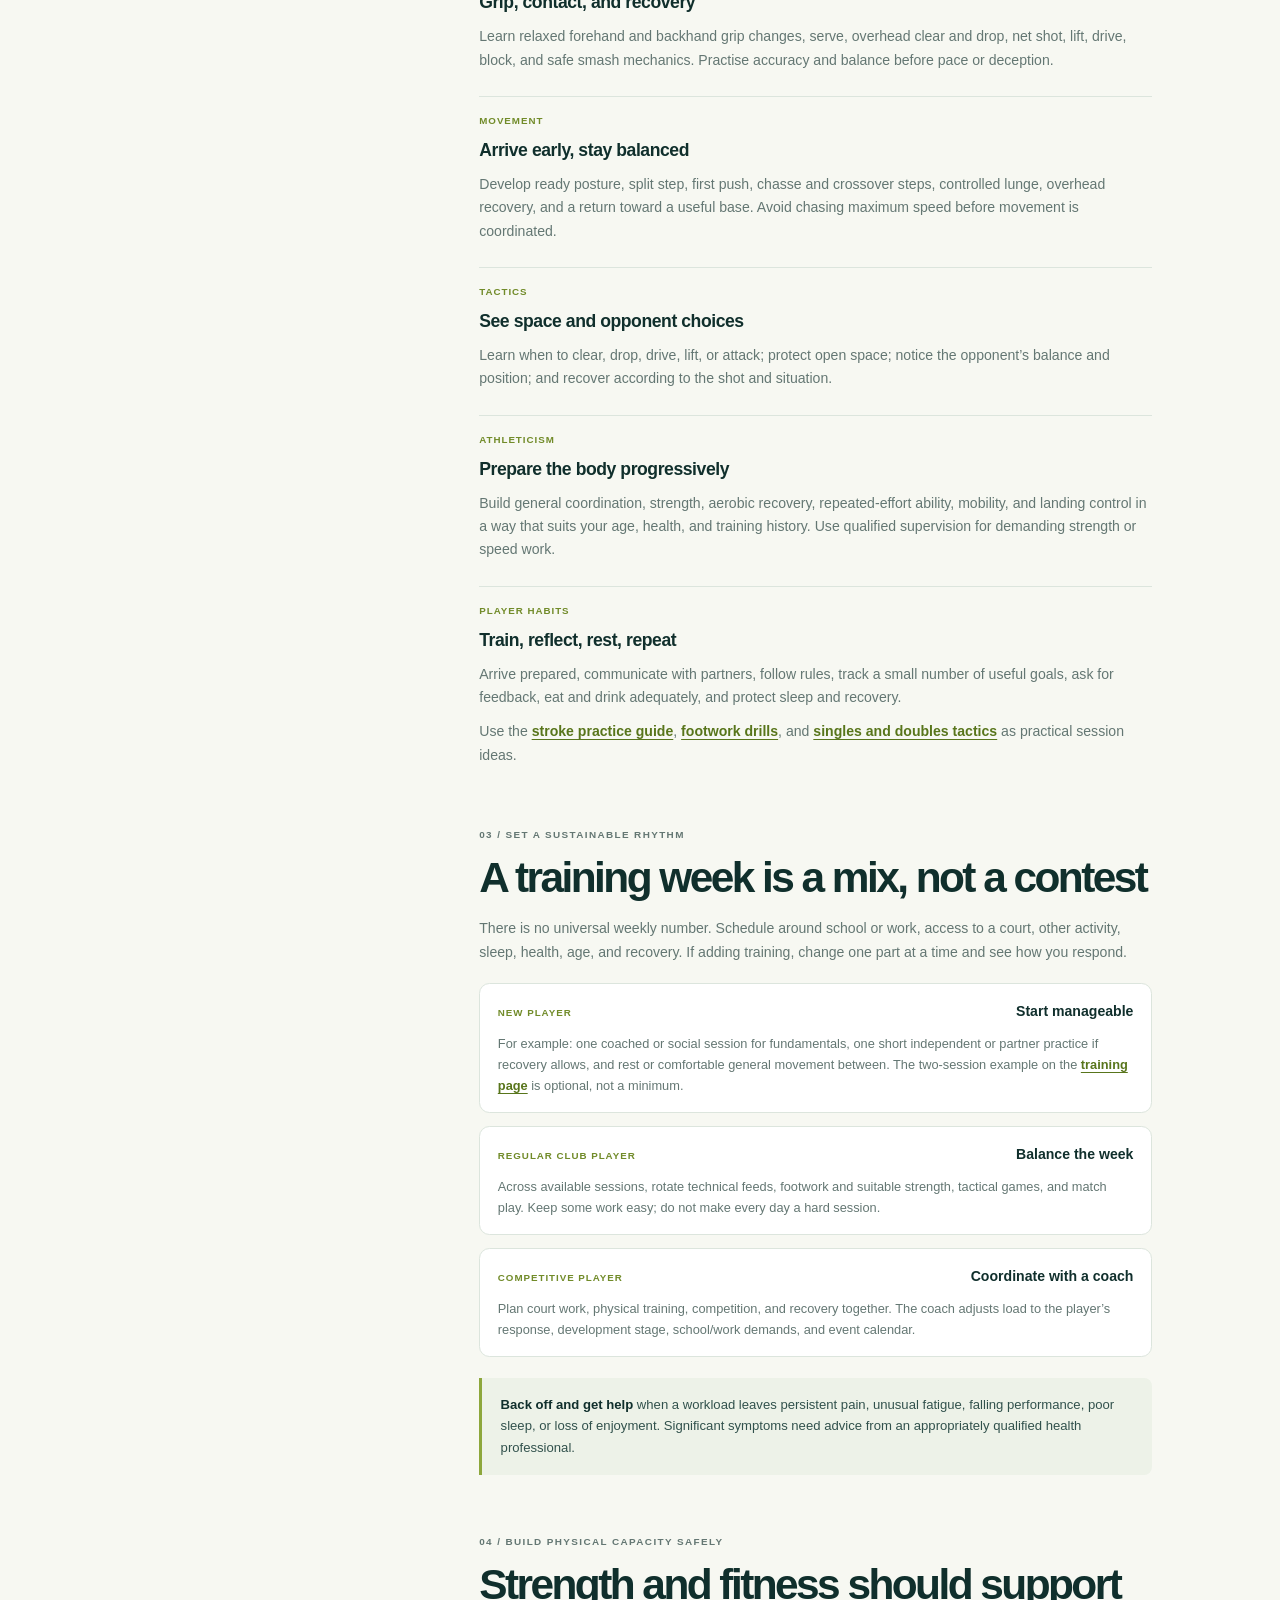
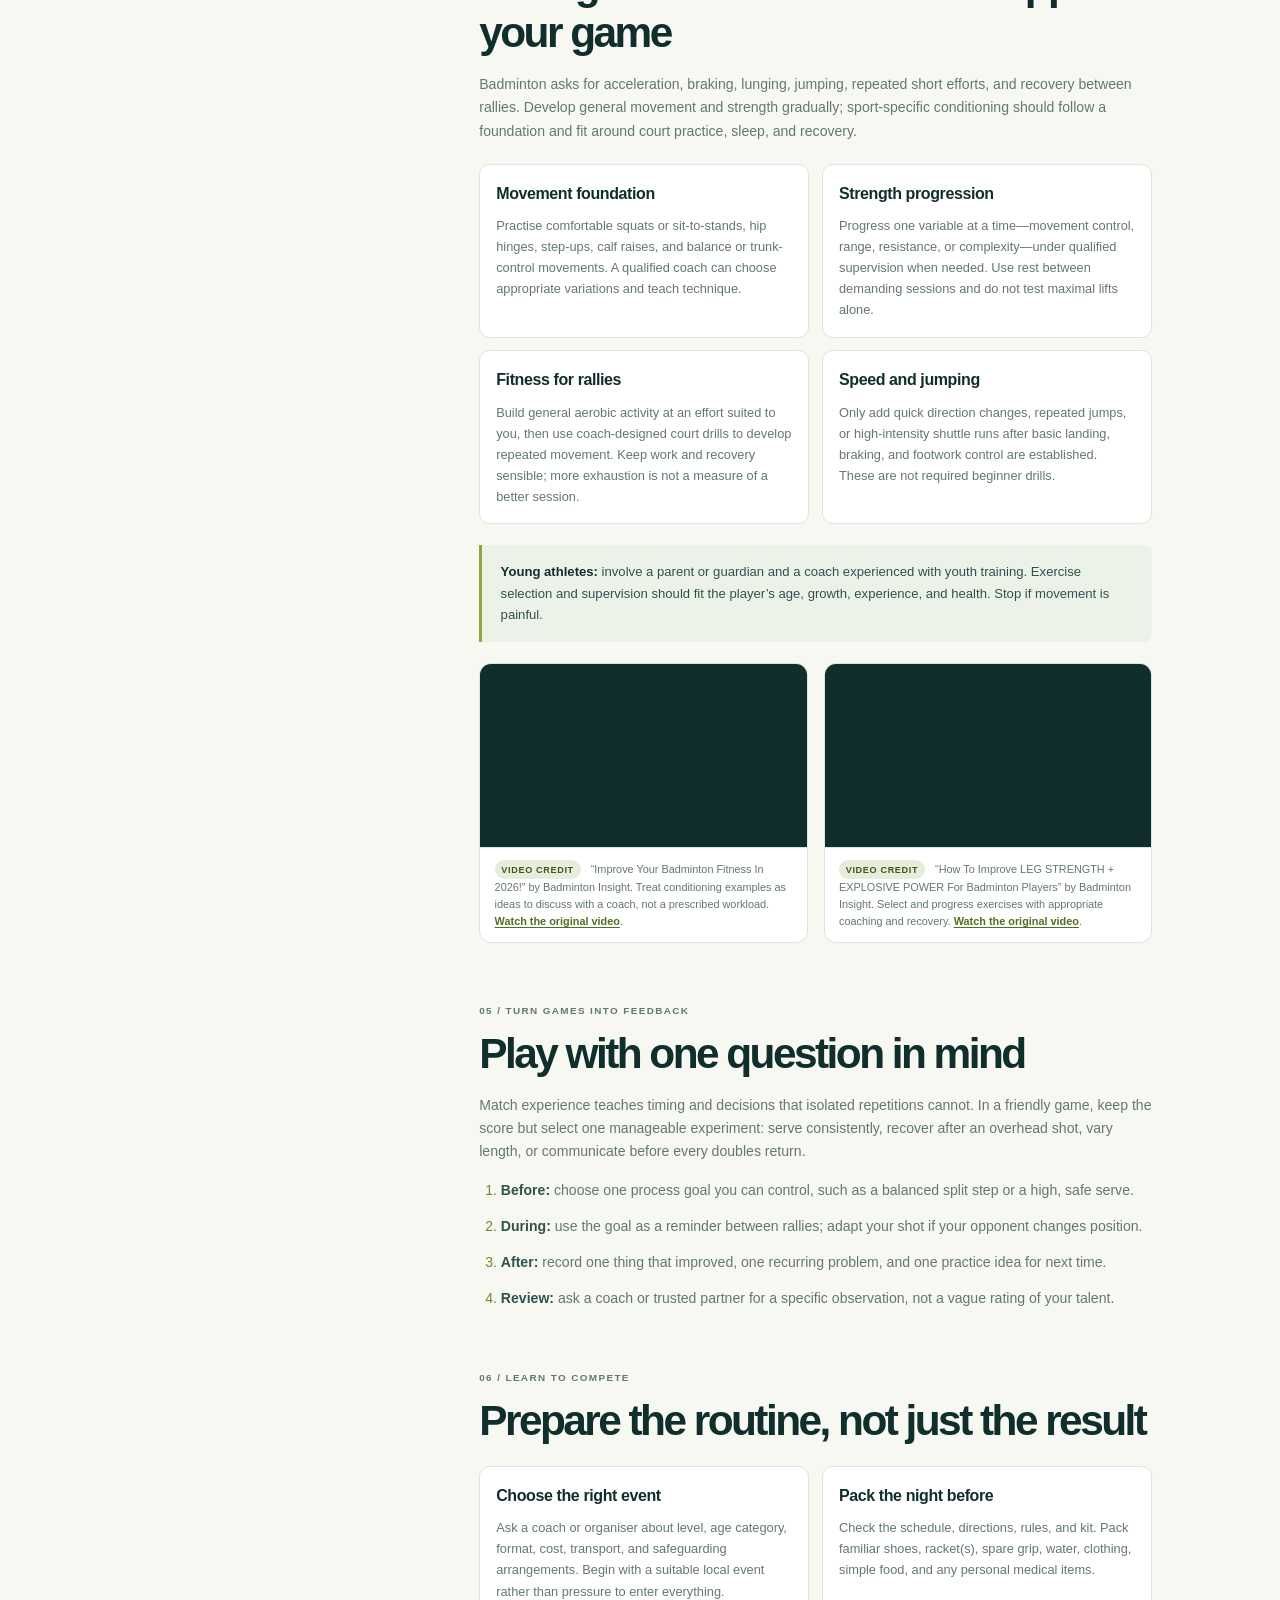
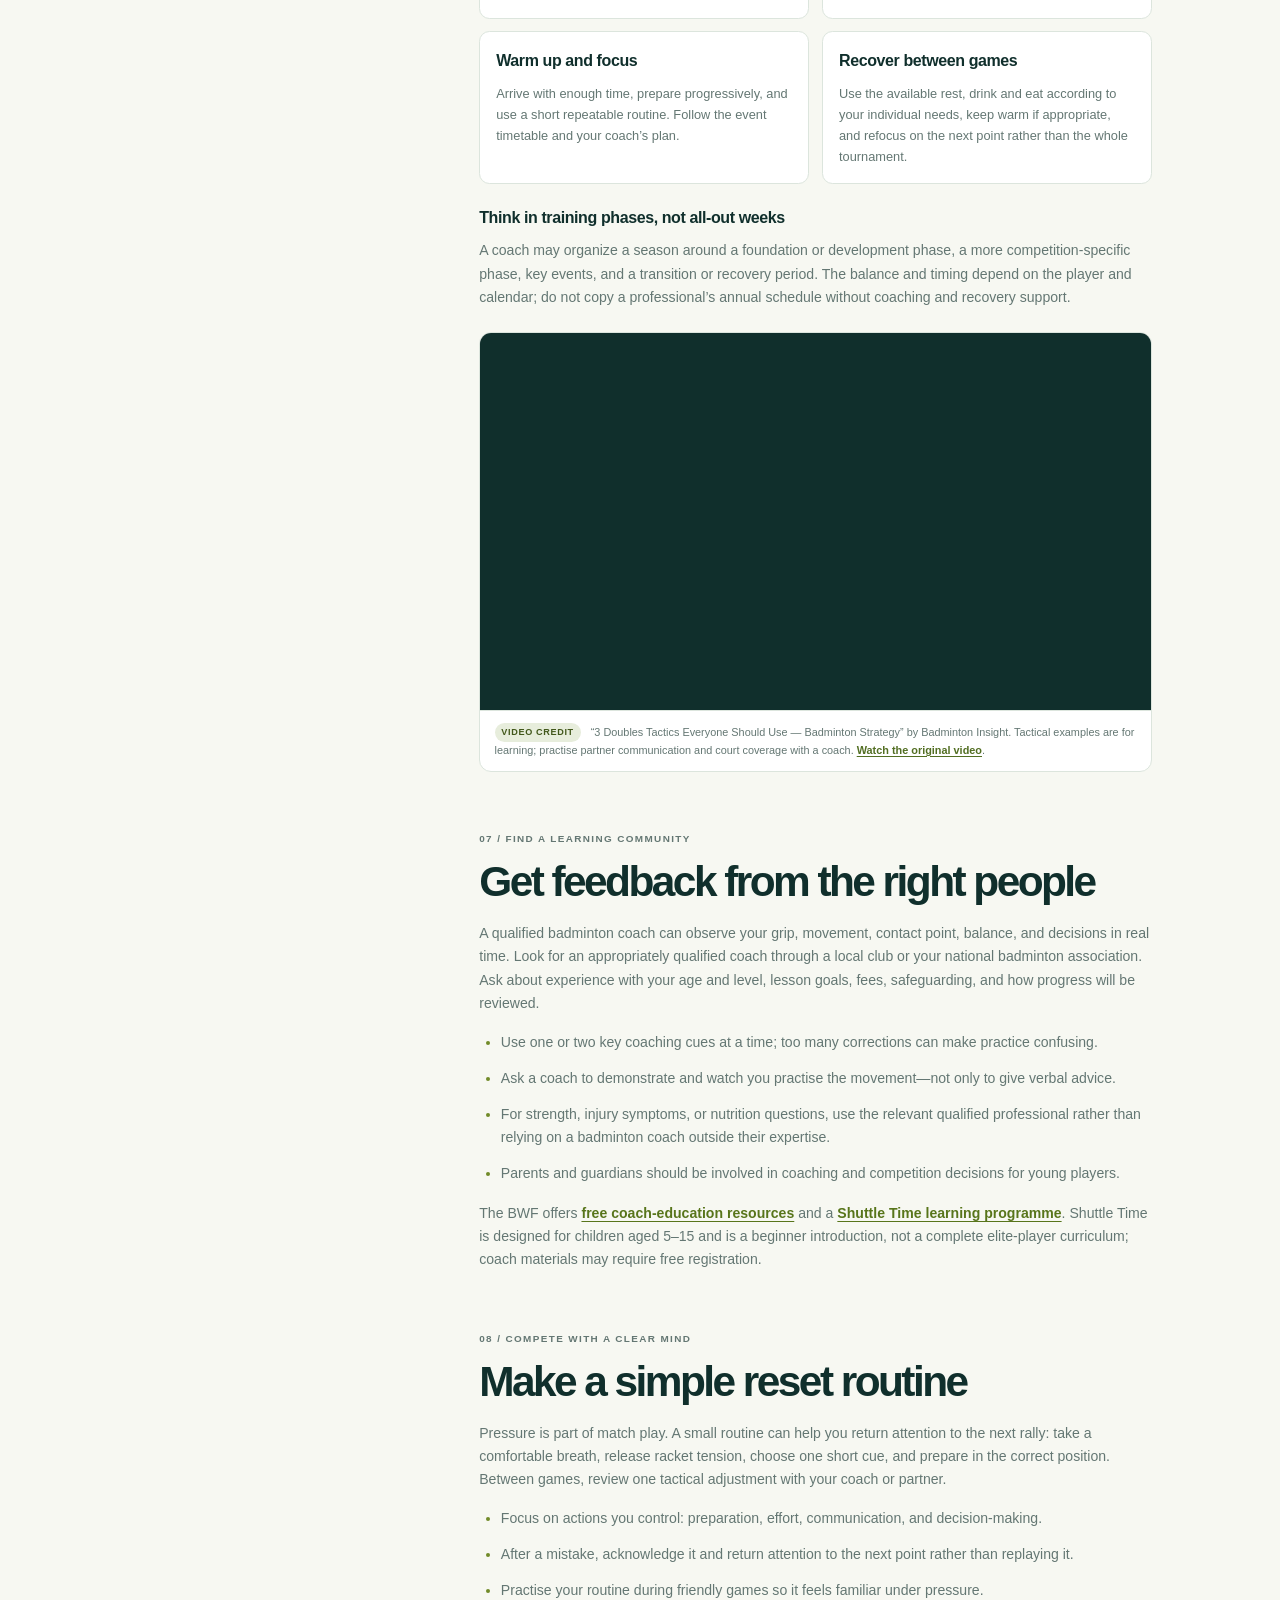
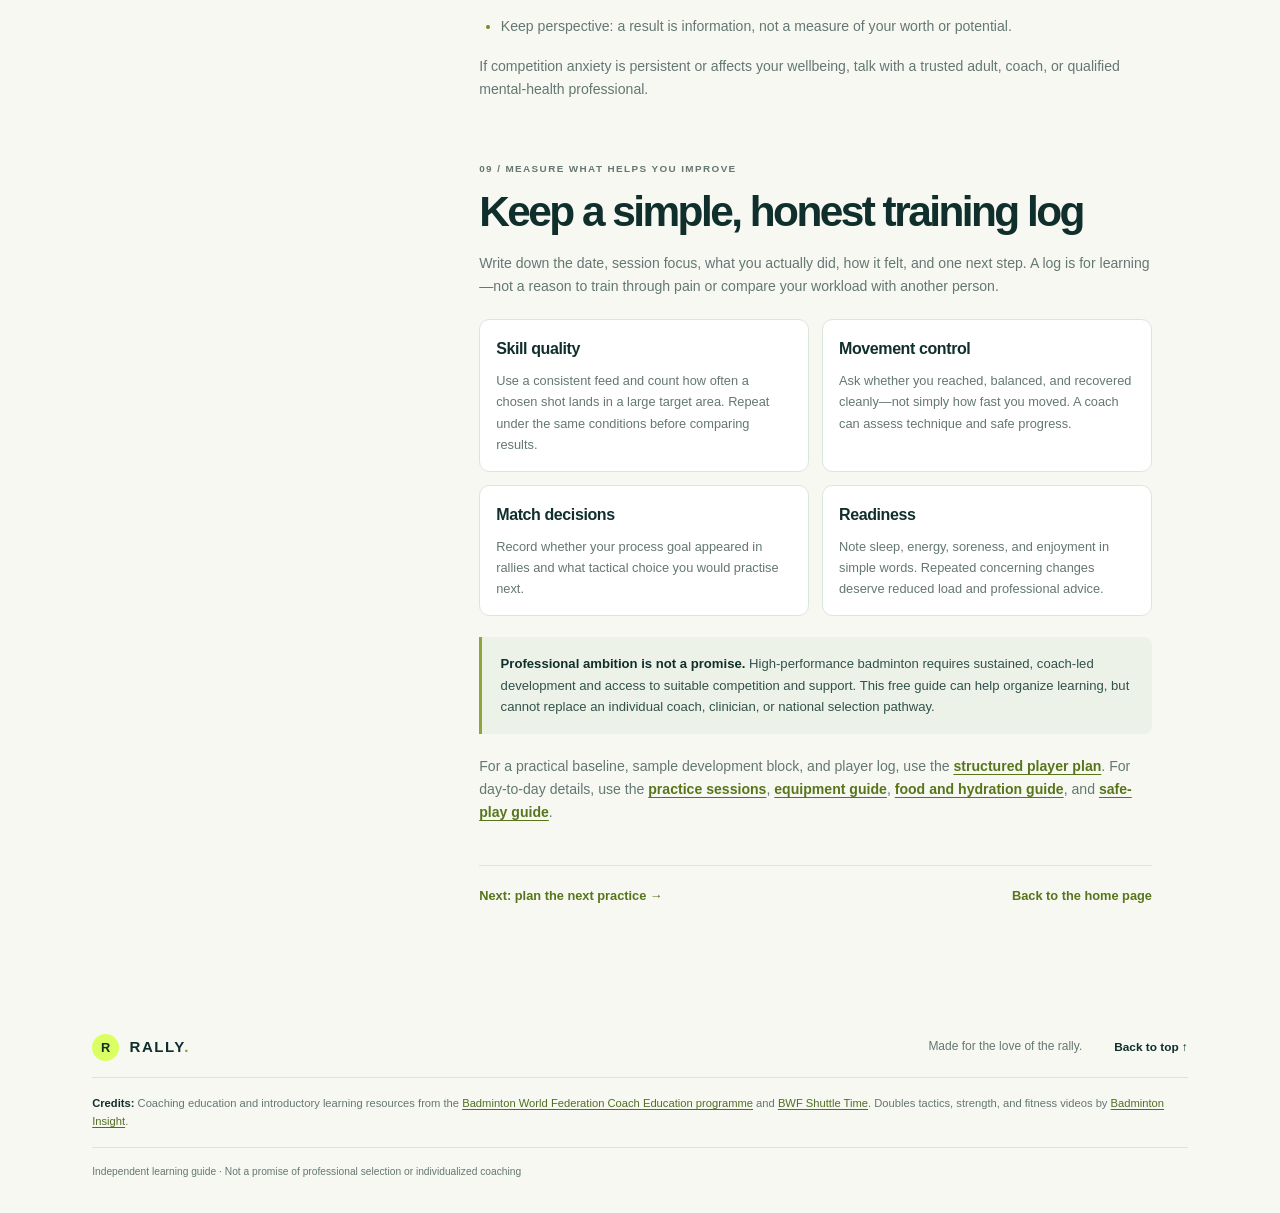
<file: pages/pathway.html>
<!doctype html>
<html lang="en">
  <head>
    <meta charset="utf-8">
    <meta name="viewport" content="width=device-width, initial-scale=1">
    <meta name="theme-color" content="#102f2c">
    <meta name="description" content="A realistic badminton development roadmap from first rallies through club competition and coach-led high-performance training.">
    <link rel="icon" href="../favicon.svg" type="image/svg+xml">
    <title>Badminton Development Pathway — Rally</title>
    <link rel="stylesheet" href="../assets/css/styles.css">
  </head>
  <body>
    <a class="skip-link" href="#main">Skip to content</a>
    <header class="site-header">
      <a class="brand" href="../index.html" aria-label="Rally badminton guide home"><span class="brand-mark" aria-hidden="true">R</span><span>RALLY<span class="brand-dot">.</span></span></a>
      <nav aria-label="Main navigation">
        <a href="rules.html">Rules</a><a href="training.html">Training</a><a href="player-plan.html">Player plan</a><a href="pathway.html" aria-current="page">Pathway</a><a href="equipment.html">Equipment</a><a href="nutrition.html">Fuel</a><a href="benefits.html">Benefits</a><a href="safety.html">Safety</a>
      </nav>
      <a class="header-cta" href="../index.html#start">Start here <span aria-hidden="true">↗</span></a>
    </header>
    <main id="main">
      <section class="guide-hero">
        <p class="eyebrow"><span class="eyebrow-line"></span> Development / 04</p>
        <h1>One rally at a time.<br><em>Build the whole player.</em></h1>
        <p>A professional aspiration starts with safe fundamentals, good coaching, consistent practice, and playing experience—not a guaranteed timetable. Use these stages to choose a useful next step, not to compare your progress with someone else’s.</p>
        <a class="button button-primary" href="#stages">See the stages <span aria-hidden="true">↓</span></a>
      </section>
      <div class="guide-layout">
        <aside class="guide-toc" aria-label="On this page">
          <strong>ON THIS PAGE</strong>
          <a href="#stages">Development stages</a><a href="#foundations">Core foundations</a><a href="#weekly-load">Plan a week</a><a href="#physical-prep">Physical preparation</a><a href="#match-learning">Learn from matches</a><a href="#competition">Competition</a><a href="#coaching">Coaching & support</a><a href="#mental-skills">Mental skills</a><a href="#progress-checks">Review progress</a>
        </aside>
        <article class="guide-content">
          <section id="stages">
            <p class="eyebrow">01 / A flexible roadmap</p>
            <h2>Progress when the foundations are ready</h2>
            <p>These are learning phases, not age groups, rankings, or time promises. A player can revisit an earlier stage when a skill becomes unreliable or when returning from a break.</p>
            <div class="compare-grid">
              <div><h3>1 · Start playing</h3><p>Learn court safety, scoring, how to hold the racket comfortably, basic contact, and simple cooperative rallies. Goal: enjoy playing and keep the shuttle in play.</p></div>
              <div><h3>2 · Build control</h3><p>Learn a relaxed ready position, split-step timing, a repeatable serve, an overhead clear, a net shot, and recovery after each shot. Goal: control direction and get ready again.</p></div>
              <div><h3>3 · Become a club player</h3><p>Link movement to strokes; practise attack, defence, transitions, singles and doubles positioning; play to a tactical intention. Goal: recognise patterns and make a plan.</p></div>
              <div><h3>4 · Compete deliberately</h3><p>Enter suitable events with coaching support. Build match routines, tournament preparation, physical capacities, review skills, and load management. Goal: learn to perform repeatedly and recover.</p></div>
              <div><h3>5 · Pursue high performance</h3><p>Work with qualified coaches and sport-science and medical professionals through an appropriate club or national pathway. Selection, training volume, and competition plans become individualized.</p></div>
              <div><h3>There is no promised finish line</h3><p>Professional opportunities are highly selective and depend on many factors beyond effort. A strong outcome can also be becoming a skilled club player, a junior coach, or a lifelong badminton enthusiast.</p></div>
            </div>
          </section>
          <section id="foundations">
            <p class="eyebrow">02 / Keep all the pieces moving</p>
            <h2>What a developing player learns</h2>
            <div class="drill-list">
              <article><span>TECHNIQUE</span><h3>Grip, contact, and recovery</h3><p>Learn relaxed forehand and backhand grip changes, serve, overhead clear and drop, net shot, lift, drive, block, and safe smash mechanics. Practise accuracy and balance before pace or deception.</p></article>
              <article><span>MOVEMENT</span><h3>Arrive early, stay balanced</h3><p>Develop ready posture, split step, first push, chasse and crossover steps, controlled lunge, overhead recovery, and a return toward a useful base. Avoid chasing maximum speed before movement is coordinated.</p></article>
              <article><span>TACTICS</span><h3>See space and opponent choices</h3><p>Learn when to clear, drop, drive, lift, or attack; protect open space; notice the opponent’s balance and position; and recover according to the shot and situation.</p></article>
              <article><span>ATHLETICISM</span><h3>Prepare the body progressively</h3><p>Build general coordination, strength, aerobic recovery, repeated-effort ability, mobility, and landing control in a way that suits your age, health, and training history. Use qualified supervision for demanding strength or speed work.</p></article>
              <article><span>PLAYER HABITS</span><h3>Train, reflect, rest, repeat</h3><p>Arrive prepared, communicate with partners, follow rules, track a small number of useful goals, ask for feedback, eat and drink adequately, and protect sleep and recovery.</p></article>
            </div>
            <p>Use the <a href="training.html#shot-practice">stroke practice guide</a>, <a href="training.html#footwork-drills">footwork drills</a>, and <a href="training.html#tactics">singles and doubles tactics</a> as practical session ideas.</p>
          </section>
          <section id="weekly-load">
            <p class="eyebrow">03 / Set a sustainable rhythm</p>
            <h2>A training week is a mix, not a contest</h2>
            <p>There is no universal weekly number. Schedule around school or work, access to a court, other activity, sleep, health, age, and recovery. If adding training, change one part at a time and see how you respond.</p>
            <div class="schedule-list">
              <article><div><span>NEW PLAYER</span><strong>Start manageable</strong></div><p>For example: one coached or social session for fundamentals, one short independent or partner practice if recovery allows, and rest or comfortable general movement between. The two-session example on the <a href="training.html#week-plans">training page</a> is optional, not a minimum.</p></article>
              <article><div><span>REGULAR CLUB PLAYER</span><strong>Balance the week</strong></div><p>Across available sessions, rotate technical feeds, footwork and suitable strength, tactical games, and match play. Keep some work easy; do not make every day a hard session.</p></article>
              <article><div><span>COMPETITIVE PLAYER</span><strong>Coordinate with a coach</strong></div><p>Plan court work, physical training, competition, and recovery together. The coach adjusts load to the player’s response, development stage, school/work demands, and event calendar.</p></article>
            </div>
            <div class="guide-callout"><strong>Back off and get help</strong> when a workload leaves persistent pain, unusual fatigue, falling performance, poor sleep, or loss of enjoyment. Significant symptoms need advice from an appropriately qualified health professional.</div>
          </section>
          <section id="physical-prep">
            <p class="eyebrow">04 / Build physical capacity safely</p>
            <h2>Strength and fitness should support your game</h2>
            <p>Badminton asks for acceleration, braking, lunging, jumping, repeated short efforts, and recovery between rallies. Develop general movement and strength gradually; sport-specific conditioning should follow a foundation and fit around court practice, sleep, and recovery.</p>
            <div class="compare-grid">
              <div><h3>Movement foundation</h3><p>Practise comfortable squats or sit-to-stands, hip hinges, step-ups, calf raises, and balance or trunk-control movements. A qualified coach can choose appropriate variations and teach technique.</p></div>
              <div><h3>Strength progression</h3><p>Progress one variable at a time—movement control, range, resistance, or complexity—under qualified supervision when needed. Use rest between demanding sessions and do not test maximal lifts alone.</p></div>
              <div><h3>Fitness for rallies</h3><p>Build general aerobic activity at an effort suited to you, then use coach-designed court drills to develop repeated movement. Keep work and recovery sensible; more exhaustion is not a measure of a better session.</p></div>
              <div><h3>Speed and jumping</h3><p>Only add quick direction changes, repeated jumps, or high-intensity shuttle runs after basic landing, braking, and footwork control are established. These are not required beginner drills.</p></div>
            </div>
            <div class="guide-callout"><strong>Young athletes:</strong> involve a parent or guardian and a coach experienced with youth training. Exercise selection and supervision should fit the player’s age, growth, experience, and health. Stop if movement is painful.</div>
            <div class="video-grid">
              <figure class="media-figure media-figure-video">
                <div class="video-frame"><iframe src="https://www.youtube-nocookie.com/embed/F7OhhGe107Q" title="Improve badminton fitness by Badminton Insight" loading="lazy" allow="accelerometer; clipboard-write; encrypted-media; gyroscope; picture-in-picture; web-share" allowfullscreen></iframe></div>
                <figcaption><span class="media-credit-label">VIDEO CREDIT</span> “Improve Your Badminton Fitness In 2026!” by Badminton Insight. Treat conditioning examples as ideas to discuss with a coach, not a prescribed workload. <a href="https://www.youtube.com/watch?v=F7OhhGe107Q">Watch the original video</a>.</figcaption>
              </figure>
              <figure class="media-figure media-figure-video">
                <div class="video-frame"><iframe src="https://www.youtube-nocookie.com/embed/0hHNet25ddI" title="Leg strength and explosive power ideas for badminton by Badminton Insight" loading="lazy" allow="accelerometer; clipboard-write; encrypted-media; gyroscope; picture-in-picture; web-share" allowfullscreen></iframe></div>
                <figcaption><span class="media-credit-label">VIDEO CREDIT</span> “How To Improve LEG STRENGTH + EXPLOSIVE POWER For Badminton Players” by Badminton Insight. Select and progress exercises with appropriate coaching and recovery. <a href="https://www.youtube.com/watch?v=0hHNet25ddI">Watch the original video</a>.</figcaption>
              </figure>
            </div>
          </section>
          <section id="match-learning">
            <p class="eyebrow">05 / Turn games into feedback</p>
            <h2>Play with one question in mind</h2>
            <p>Match experience teaches timing and decisions that isolated repetitions cannot. In a friendly game, keep the score but select one manageable experiment: serve consistently, recover after an overhead shot, vary length, or communicate before every doubles return.</p>
            <ol class="guide-steps">
              <li><strong>Before:</strong> choose one process goal you can control, such as a balanced split step or a high, safe serve.</li>
              <li><strong>During:</strong> use the goal as a reminder between rallies; adapt your shot if your opponent changes position.</li>
              <li><strong>After:</strong> record one thing that improved, one recurring problem, and one practice idea for next time.</li>
              <li><strong>Review:</strong> ask a coach or trusted partner for a specific observation, not a vague rating of your talent.</li>
            </ol>
          </section>
          <section id="competition">
            <p class="eyebrow">06 / Learn to compete</p>
            <h2>Prepare the routine, not just the result</h2>
            <div class="compare-grid">
              <div><h3>Choose the right event</h3><p>Ask a coach or organiser about level, age category, format, cost, transport, and safeguarding arrangements. Begin with a suitable local event rather than pressure to enter everything.</p></div>
              <div><h3>Pack the night before</h3><p>Check the schedule, directions, rules, and kit. Pack familiar shoes, racket(s), spare grip, water, clothing, simple food, and any personal medical items.</p></div>
              <div><h3>Warm up and focus</h3><p>Arrive with enough time, prepare progressively, and use a short repeatable routine. Follow the event timetable and your coach’s plan.</p></div>
              <div><h3>Recover between games</h3><p>Use the available rest, drink and eat according to your individual needs, keep warm if appropriate, and refocus on the next point rather than the whole tournament.</p></div>
            </div>
            <h3>Think in training phases, not all-out weeks</h3>
            <p>A coach may organize a season around a foundation or development phase, a more competition-specific phase, key events, and a transition or recovery period. The balance and timing depend on the player and calendar; do not copy a professional’s annual schedule without coaching and recovery support.</p>
            <figure class="media-figure media-figure-video">
              <div class="video-frame"><iframe src="https://www.youtube-nocookie.com/embed/u-zK0MYLqTo" title="Three doubles tactics by Badminton Insight" loading="lazy" allow="accelerometer; clipboard-write; encrypted-media; gyroscope; picture-in-picture; web-share" allowfullscreen></iframe></div>
              <figcaption><span class="media-credit-label">VIDEO CREDIT</span> “3 Doubles Tactics Everyone Should Use — Badminton Strategy” by Badminton Insight. Tactical examples are for learning; practise partner communication and court coverage with a coach. <a href="https://www.youtube.com/watch?v=u-zK0MYLqTo">Watch the original video</a>.</figcaption>
            </figure>
          </section>
          <section id="coaching">
            <p class="eyebrow">07 / Find a learning community</p>
            <h2>Get feedback from the right people</h2>
            <p>A qualified badminton coach can observe your grip, movement, contact point, balance, and decisions in real time. Look for an appropriately qualified coach through a local club or your national badminton association. Ask about experience with your age and level, lesson goals, fees, safeguarding, and how progress will be reviewed.</p>
            <ul class="guide-bullets">
              <li>Use one or two key coaching cues at a time; too many corrections can make practice confusing.</li>
              <li>Ask a coach to demonstrate and watch you practise the movement—not only to give verbal advice.</li>
              <li>For strength, injury symptoms, or nutrition questions, use the relevant qualified professional rather than relying on a badminton coach outside their expertise.</li>
              <li>Parents and guardians should be involved in coaching and competition decisions for young players.</li>
            </ul>
            <p>The BWF offers <a href="https://development.bwfbadminton.com/coaches/">free coach-education resources</a> and a <a href="https://shuttletime.bwfbadminton.com/teachers-overview/">Shuttle Time learning programme</a>. Shuttle Time is designed for children aged 5–15 and is a beginner introduction, not a complete elite-player curriculum; coach materials may require free registration.</p>
          </section>
          <section id="mental-skills">
            <p class="eyebrow">08 / Compete with a clear mind</p>
            <h2>Make a simple reset routine</h2>
            <p>Pressure is part of match play. A small routine can help you return attention to the next rally: take a comfortable breath, release racket tension, choose one short cue, and prepare in the correct position. Between games, review one tactical adjustment with your coach or partner.</p>
            <ul class="guide-bullets">
              <li>Focus on actions you control: preparation, effort, communication, and decision-making.</li>
              <li>After a mistake, acknowledge it and return attention to the next point rather than replaying it.</li>
              <li>Practise your routine during friendly games so it feels familiar under pressure.</li>
              <li>Keep perspective: a result is information, not a measure of your worth or potential.</li>
            </ul>
            <p>If competition anxiety is persistent or affects your wellbeing, talk with a trusted adult, coach, or qualified mental-health professional.</p>
          </section>
          <section id="progress-checks">
            <p class="eyebrow">09 / Measure what helps you improve</p>
            <h2>Keep a simple, honest training log</h2>
            <p>Write down the date, session focus, what you actually did, how it felt, and one next step. A log is for learning—not a reason to train through pain or compare your workload with another person.</p>
            <div class="compare-grid">
              <div><h3>Skill quality</h3><p>Use a consistent feed and count how often a chosen shot lands in a large target area. Repeat under the same conditions before comparing results.</p></div>
              <div><h3>Movement control</h3><p>Ask whether you reached, balanced, and recovered cleanly—not simply how fast you moved. A coach can assess technique and safe progress.</p></div>
              <div><h3>Match decisions</h3><p>Record whether your process goal appeared in rallies and what tactical choice you would practise next.</p></div>
              <div><h3>Readiness</h3><p>Note sleep, energy, soreness, and enjoyment in simple words. Repeated concerning changes deserve reduced load and professional advice.</p></div>
            </div>
            <div class="guide-callout"><strong>Professional ambition is not a promise.</strong> High-performance badminton requires sustained, coach-led development and access to suitable competition and support. This free guide can help organize learning, but cannot replace an individual coach, clinician, or national selection pathway.</div>
            <p>For a practical baseline, sample development block, and player log, use the <a href="player-plan.html">structured player plan</a>. For day-to-day details, use the <a href="training.html">practice sessions</a>, <a href="equipment.html">equipment guide</a>, <a href="nutrition.html">food and hydration guide</a>, and <a href="safety.html">safe-play guide</a>.</p>
          </section>
          <nav class="guide-next" aria-label="Continue exploring"><a href="training.html">Next: plan the next practice <span aria-hidden="true">→</span></a><a href="../index.html">Back to the home page</a></nav>
        </article>
      </div>
    </main>
    <footer class="site-footer">
      <a class="brand brand-footer" href="../index.html"><span class="brand-mark" aria-hidden="true">R</span><span>RALLY<span class="brand-dot">.</span></span></a>
      <p>Made for the love of the rally.</p><a href="#main">Back to top ↑</a>
      <div class="footer-credits"><strong>Credits:</strong> Coaching education and introductory learning resources from the <a href="https://development.bwfbadminton.com/coaches/">Badminton World Federation Coach Education programme</a> and <a href="https://shuttletime.bwfbadminton.com/teachers-overview/">BWF Shuttle Time</a>. Doubles tactics, strength, and fitness videos by <a href="https://www.youtube.com/watch?v=u-zK0MYLqTo">Badminton Insight</a>.</div>
      <small>Independent learning guide · Not a promise of professional selection or individualized coaching</small>
    </footer>
  </body>
</html>
</file>
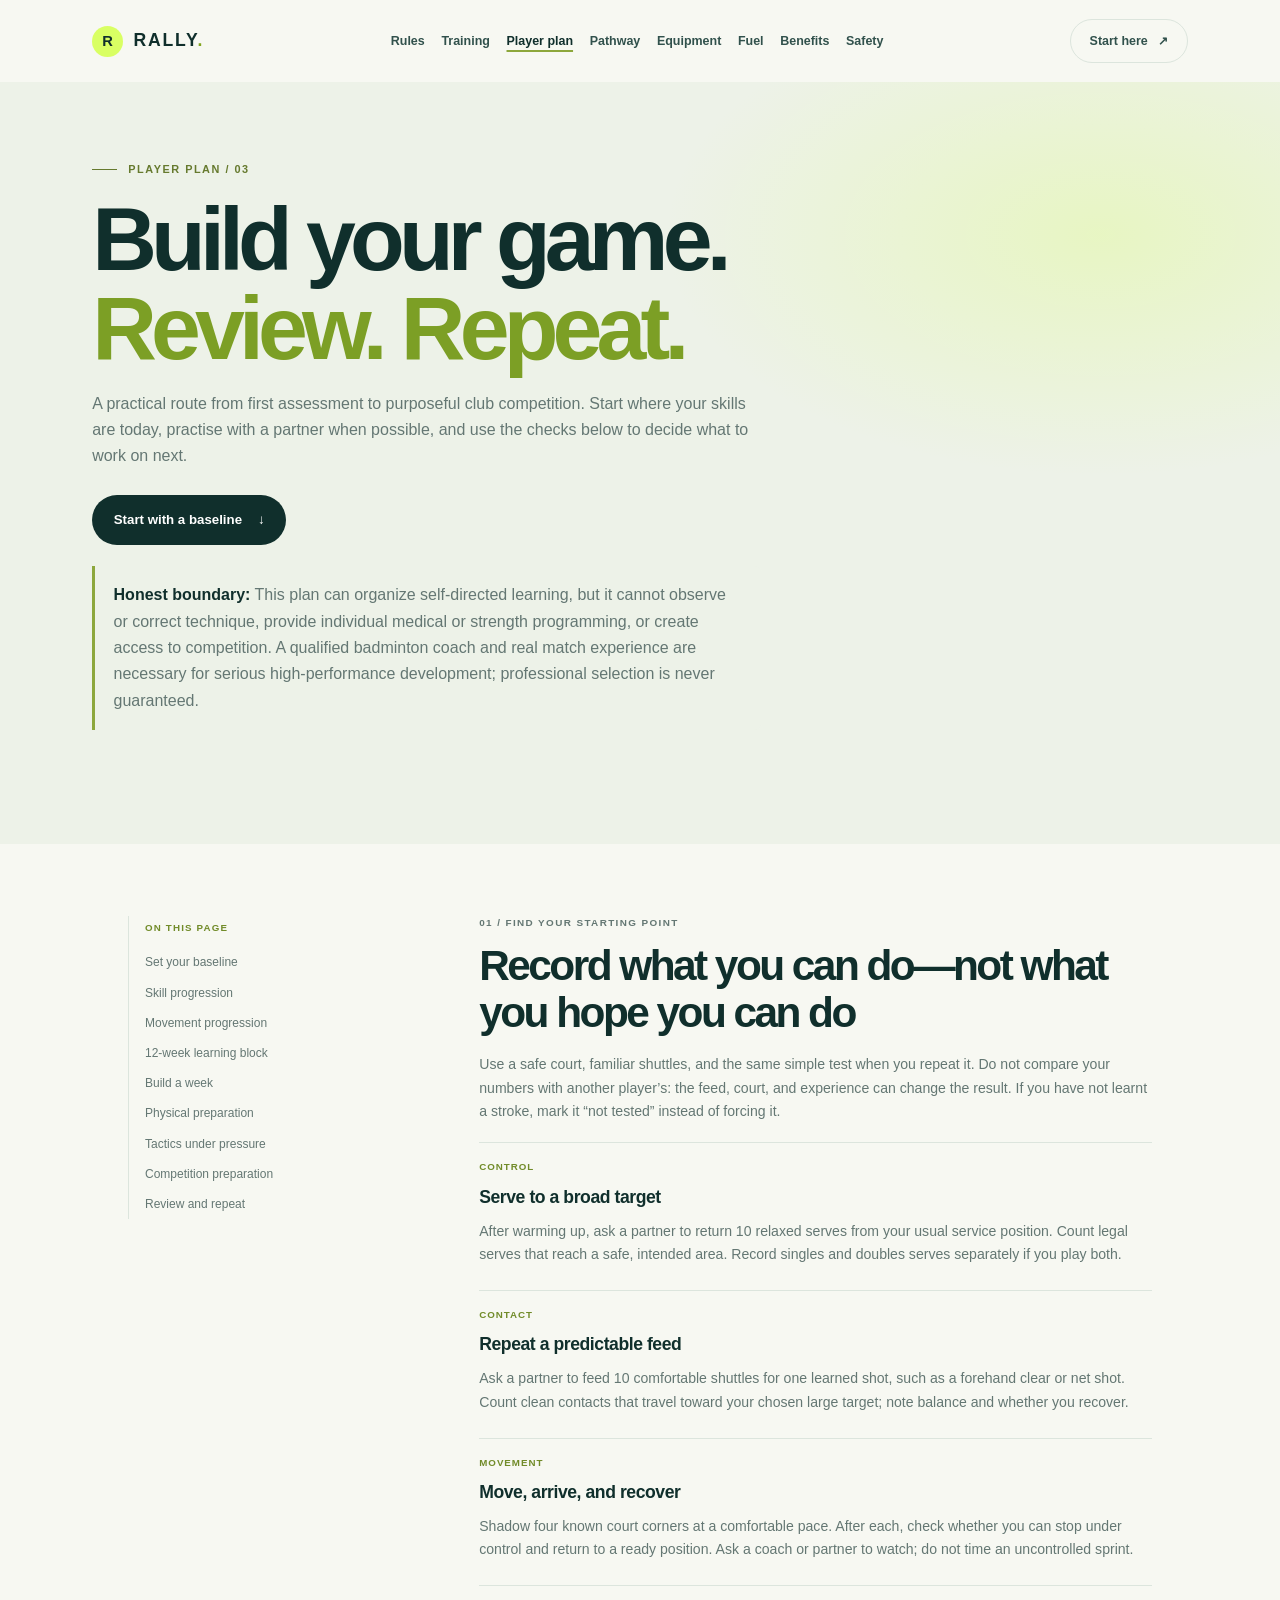
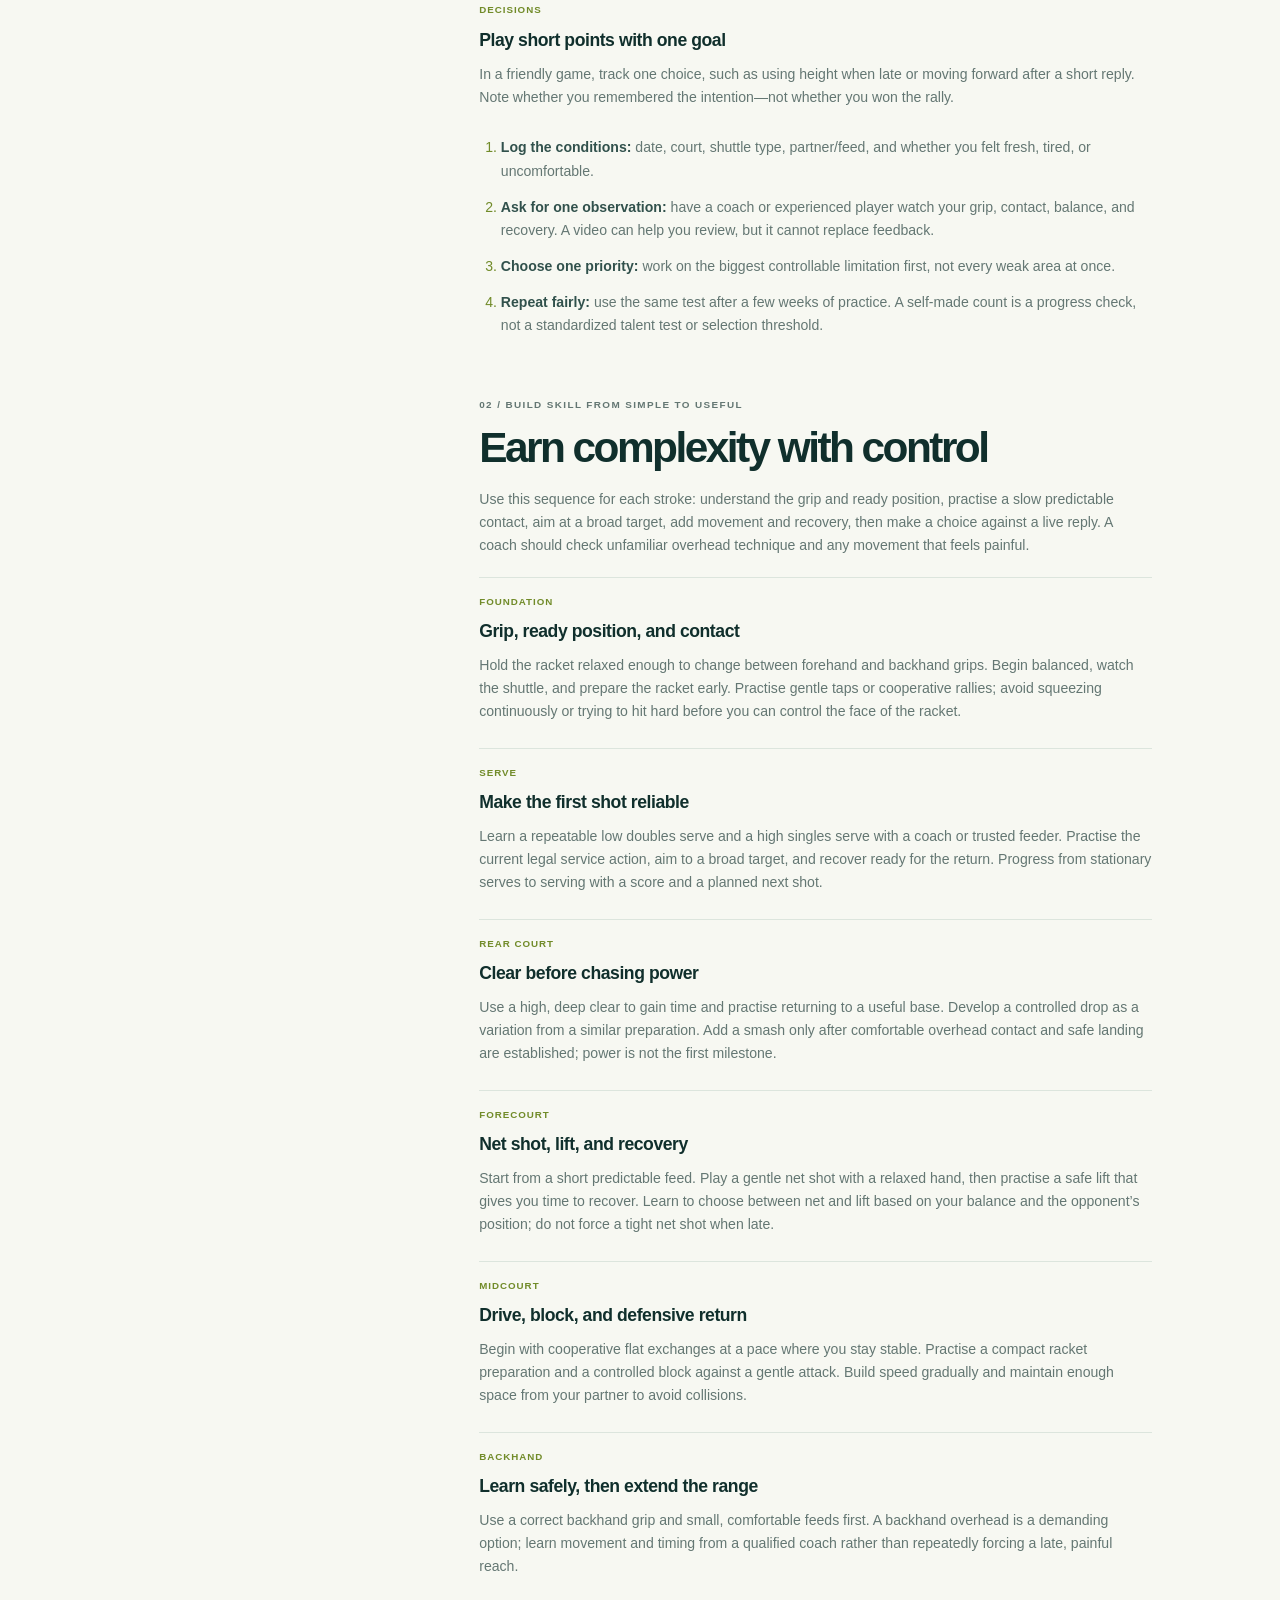
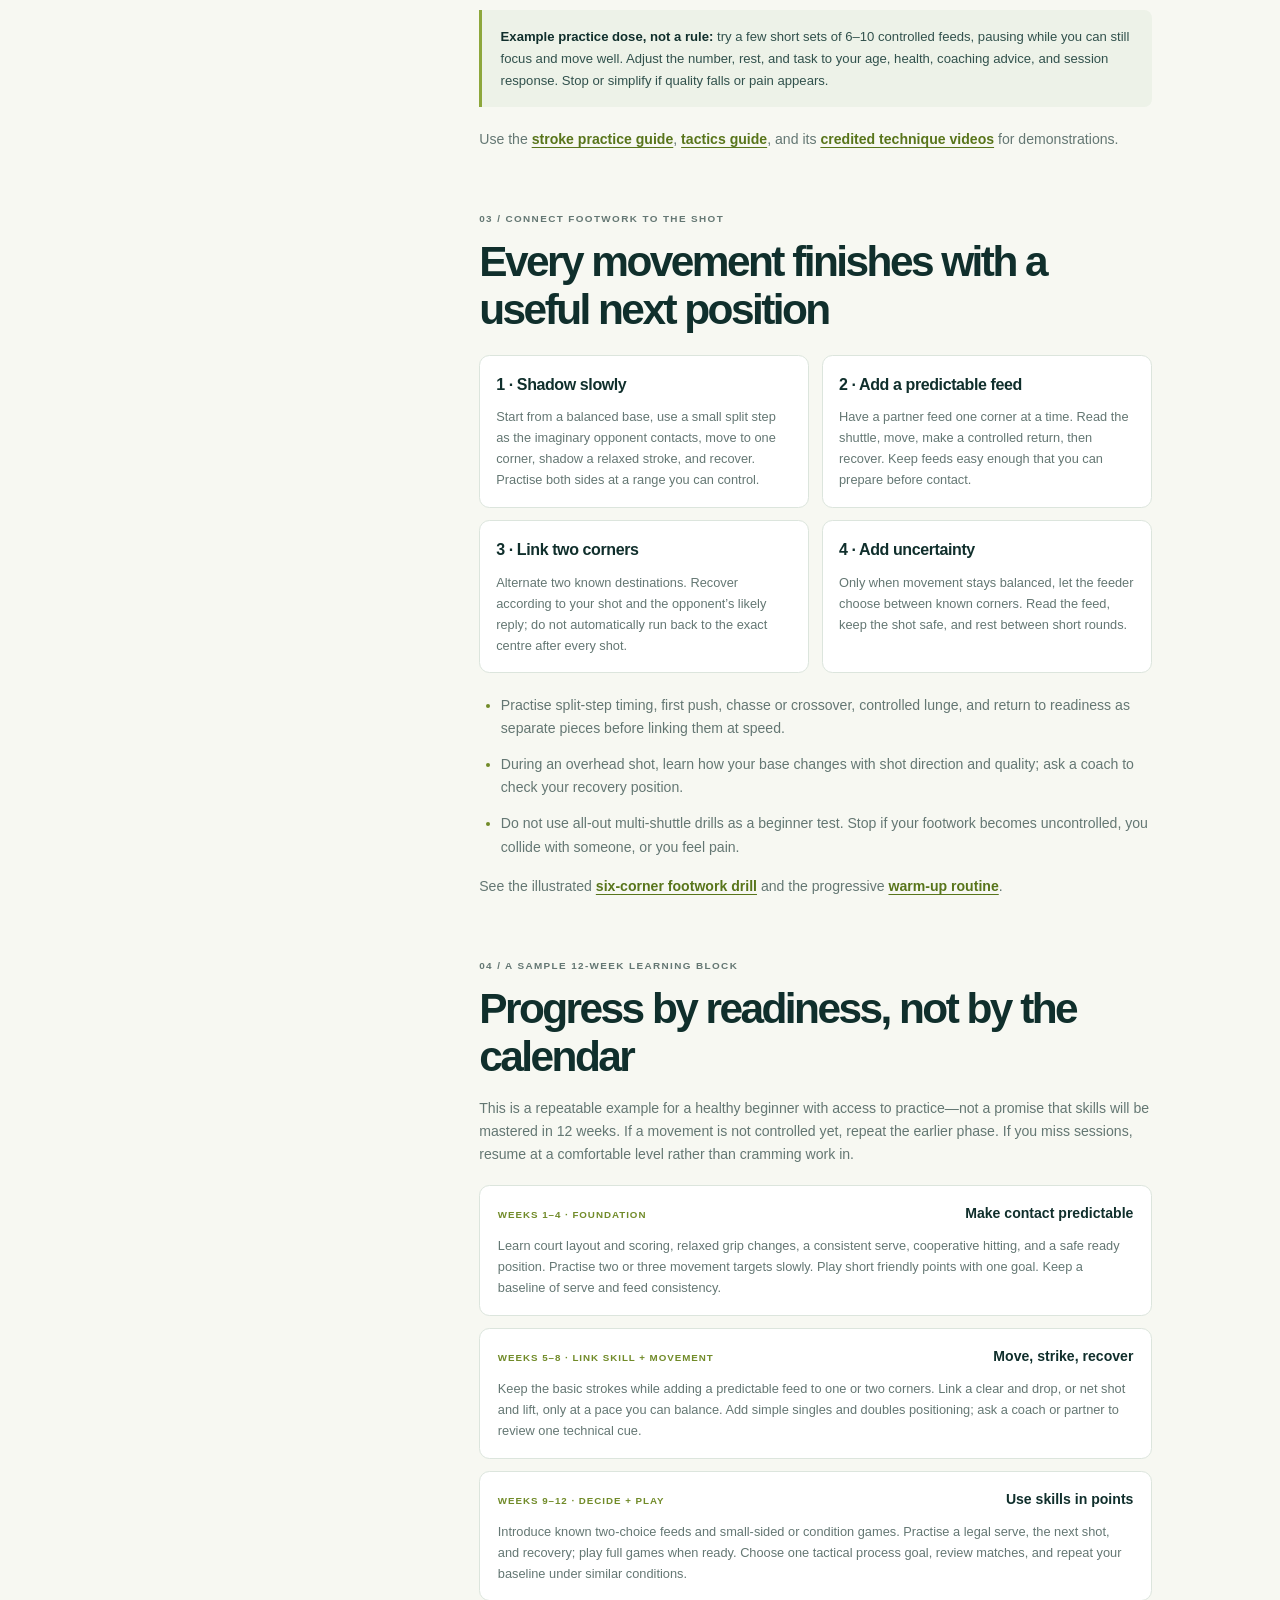
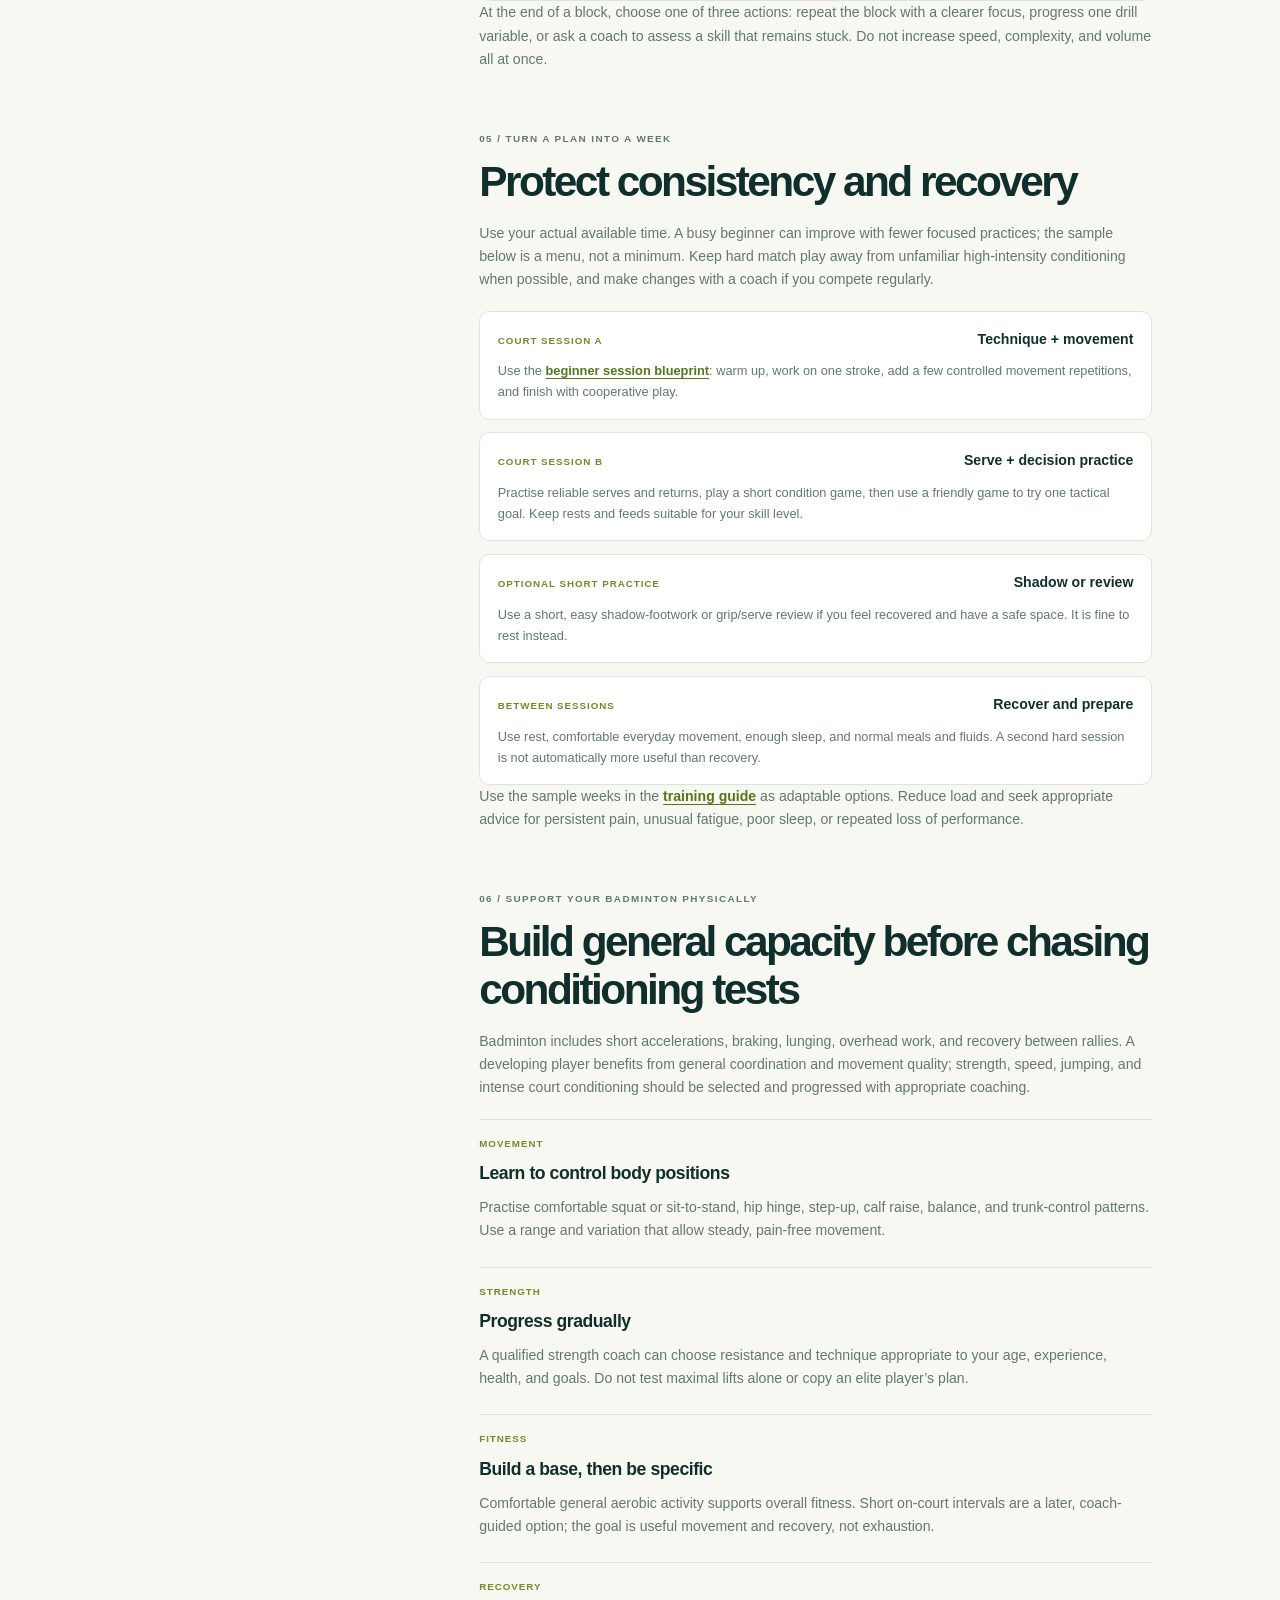
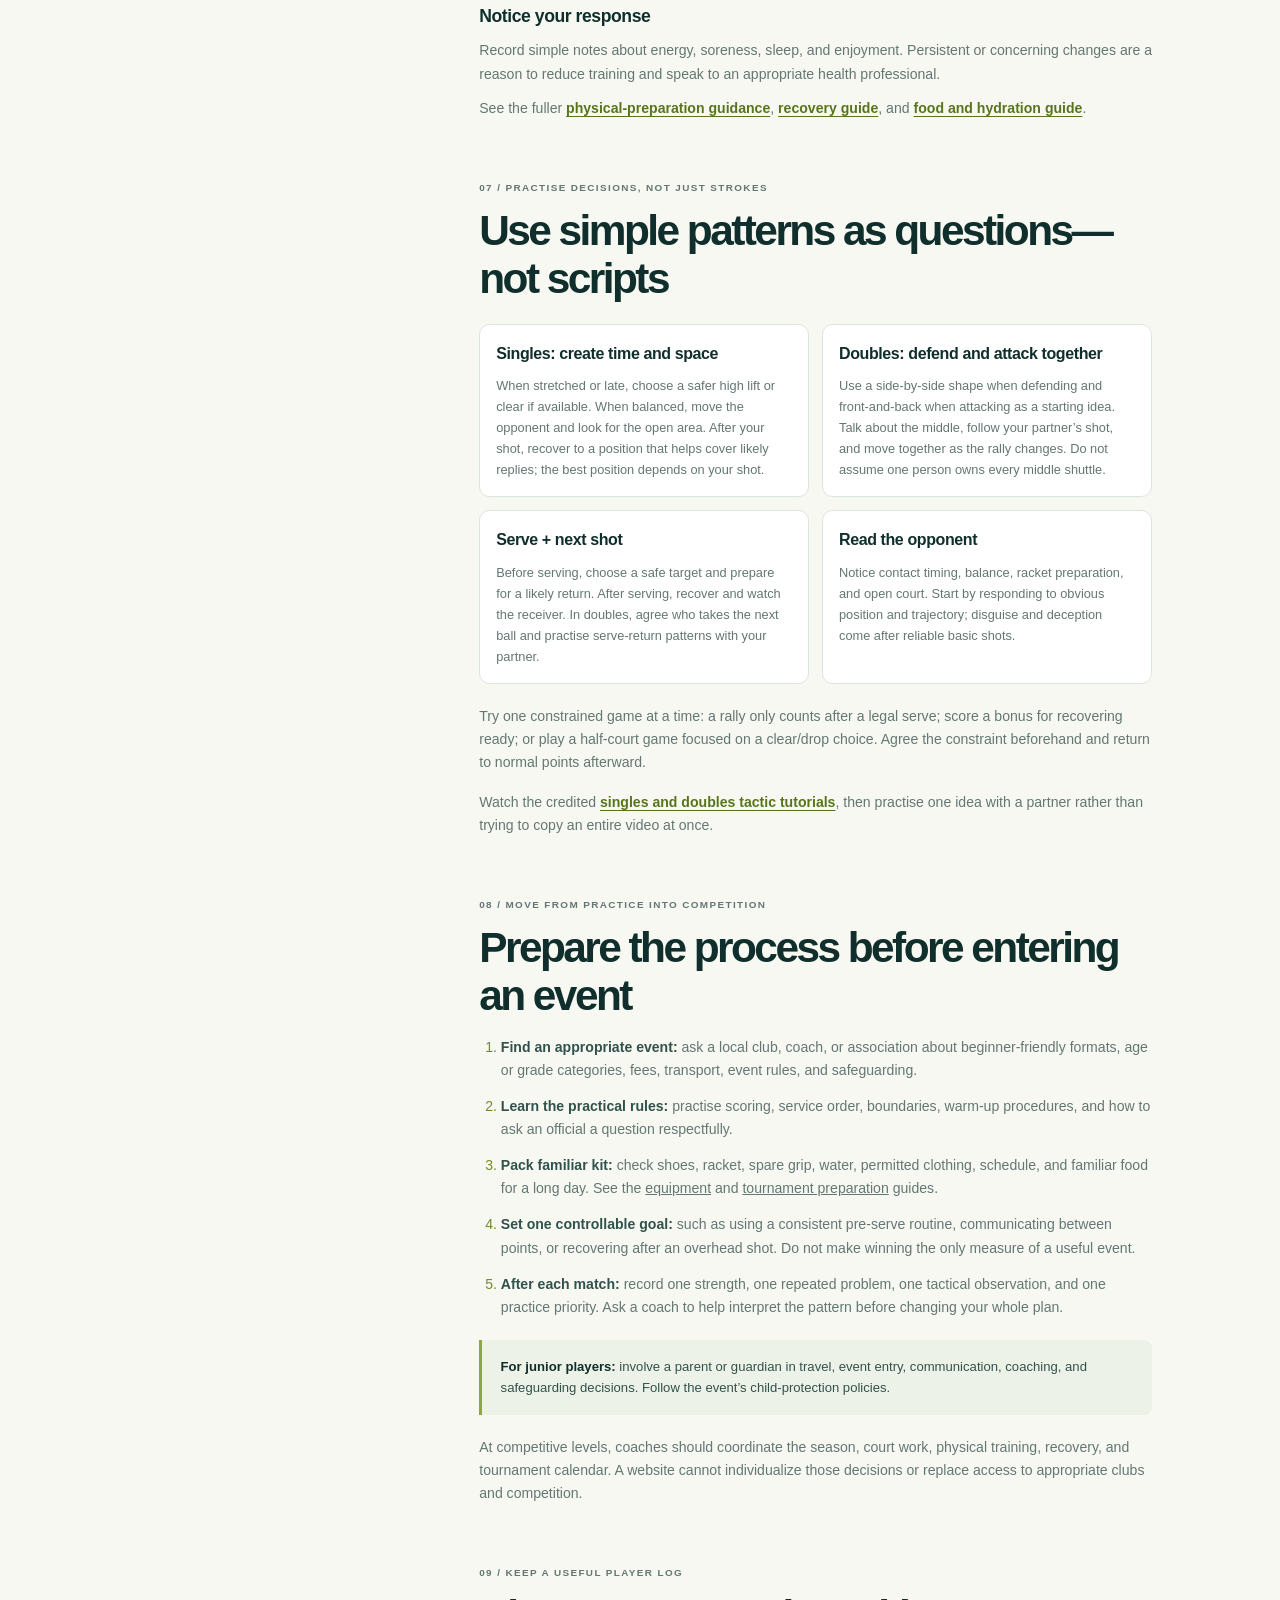
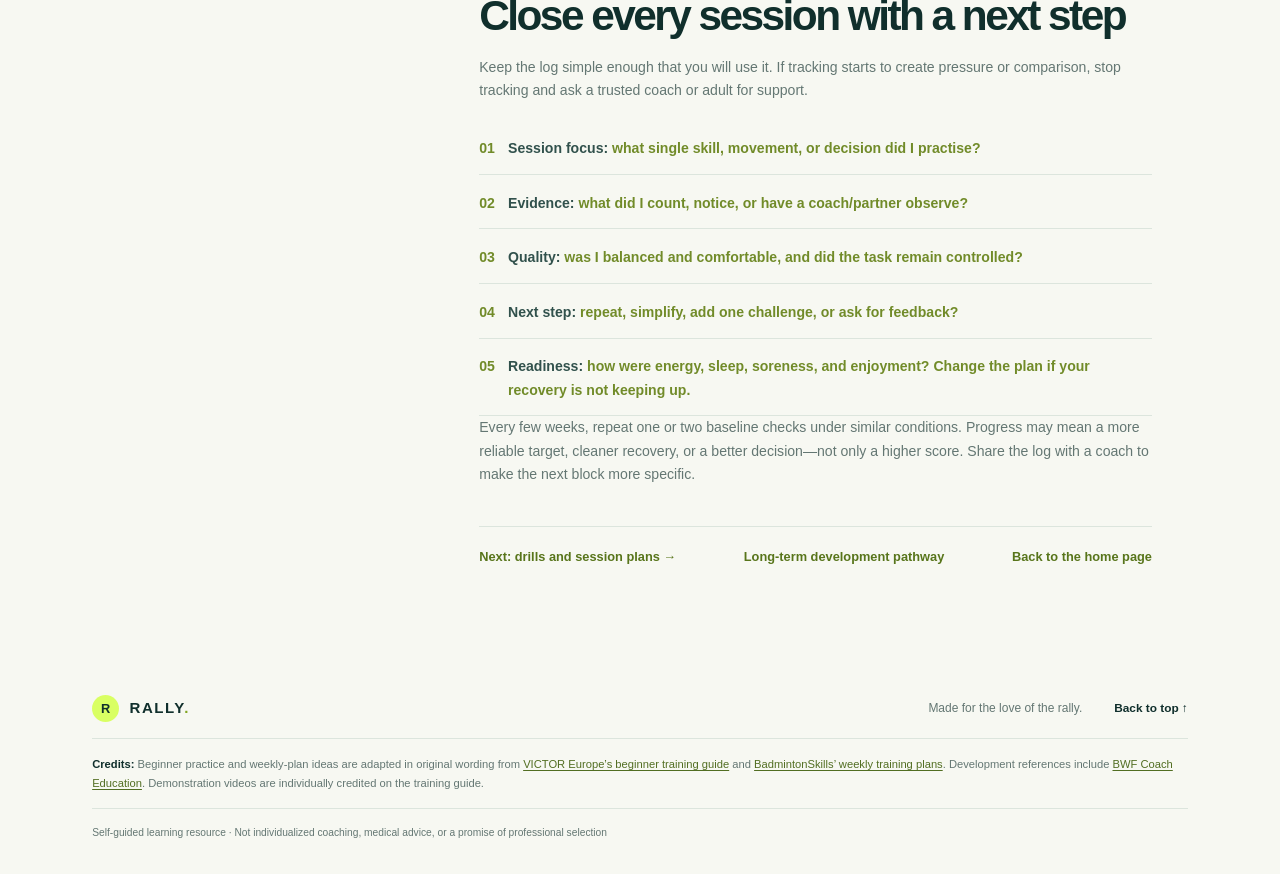
<file: pages/player-plan.html>
<!doctype html>
<html lang="en">
  <head>
    <meta charset="utf-8">
    <meta name="viewport" content="width=device-width, initial-scale=1">
    <meta name="theme-color" content="#102f2c">
    <meta name="description" content="A practical, adaptable badminton player-development plan with baseline checks, progressive practice blocks, match review, and competition preparation.">
    <link rel="icon" href="../favicon.svg" type="image/svg+xml">
    <title>Badminton Player Development Plan — Rally</title>
    <link rel="stylesheet" href="../assets/css/styles.css">
  </head>
  <body>
    <a class="skip-link" href="#main">Skip to content</a>
    <header class="site-header">
      <a class="brand" href="../index.html" aria-label="Rally badminton guide home"><span class="brand-mark" aria-hidden="true">R</span><span>RALLY<span class="brand-dot">.</span></span></a>
      <nav aria-label="Main navigation">
        <a href="rules.html">Rules</a><a href="training.html">Training</a><a href="player-plan.html" aria-current="page">Player plan</a><a href="pathway.html">Pathway</a><a href="equipment.html">Equipment</a><a href="nutrition.html">Fuel</a><a href="benefits.html">Benefits</a><a href="safety.html">Safety</a>
      </nav>
      <a class="header-cta" href="../index.html#start">Start here <span aria-hidden="true">↗</span></a>
    </header>
    <main id="main">
      <section class="guide-hero">
        <p class="eyebrow"><span class="eyebrow-line"></span> Player plan / 03</p>
        <h1>Build your game.<br><em>Review. Repeat.</em></h1>
        <p>A practical route from first assessment to purposeful club competition. Start where your skills are today, practise with a partner when possible, and use the checks below to decide what to work on next.</p>
        <a class="button button-primary" href="#baseline">Start with a baseline <span aria-hidden="true">↓</span></a>
        <p class="guide-callout"><strong>Honest boundary:</strong> This plan can organize self-directed learning, but it cannot observe or correct technique, provide individual medical or strength programming, or create access to competition. A qualified badminton coach and real match experience are necessary for serious high-performance development; professional selection is never guaranteed.</p>
      </section>

      <div class="guide-layout">
        <aside class="guide-toc" aria-label="On this page">
          <strong>ON THIS PAGE</strong>
          <a href="#baseline">Set your baseline</a><a href="#skill-map">Skill progression</a><a href="#movement">Movement progression</a><a href="#training-block">12-week learning block</a><a href="#weekly-rhythm">Build a week</a><a href="#physical">Physical preparation</a><a href="#tactics">Tactics under pressure</a><a href="#competition">Competition preparation</a><a href="#review">Review and repeat</a>
        </aside>
        <article class="guide-content">
          <section id="baseline">
            <p class="eyebrow">01 / Find your starting point</p>
            <h2>Record what you can do—not what you hope you can do</h2>
            <p>Use a safe court, familiar shuttles, and the same simple test when you repeat it. Do not compare your numbers with another player’s: the feed, court, and experience can change the result. If you have not learnt a stroke, mark it “not tested” instead of forcing it.</p>
            <div class="drill-list">
              <article><span>CONTROL</span><h3>Serve to a broad target</h3><p>After warming up, ask a partner to return 10 relaxed serves from your usual service position. Count legal serves that reach a safe, intended area. Record singles and doubles serves separately if you play both.</p></article>
              <article><span>CONTACT</span><h3>Repeat a predictable feed</h3><p>Ask a partner to feed 10 comfortable shuttles for one learned shot, such as a forehand clear or net shot. Count clean contacts that travel toward your chosen large target; note balance and whether you recover.</p></article>
              <article><span>MOVEMENT</span><h3>Move, arrive, and recover</h3><p>Shadow four known court corners at a comfortable pace. After each, check whether you can stop under control and return to a ready position. Ask a coach or partner to watch; do not time an uncontrolled sprint.</p></article>
              <article><span>DECISIONS</span><h3>Play short points with one goal</h3><p>In a friendly game, track one choice, such as using height when late or moving forward after a short reply. Note whether you remembered the intention—not whether you won the rally.</p></article>
            </div>
            <ol class="guide-steps">
              <li><strong>Log the conditions:</strong> date, court, shuttle type, partner/feed, and whether you felt fresh, tired, or uncomfortable.</li>
              <li><strong>Ask for one observation:</strong> have a coach or experienced player watch your grip, contact, balance, and recovery. A video can help you review, but it cannot replace feedback.</li>
              <li><strong>Choose one priority:</strong> work on the biggest controllable limitation first, not every weak area at once.</li>
              <li><strong>Repeat fairly:</strong> use the same test after a few weeks of practice. A self-made count is a progress check, not a standardized talent test or selection threshold.</li>
            </ol>
          </section>

          <section id="skill-map">
            <p class="eyebrow">02 / Build skill from simple to useful</p>
            <h2>Earn complexity with control</h2>
            <p>Use this sequence for each stroke: understand the grip and ready position, practise a slow predictable contact, aim at a broad target, add movement and recovery, then make a choice against a live reply. A coach should check unfamiliar overhead technique and any movement that feels painful.</p>
            <div class="drill-list">
              <article><span>FOUNDATION</span><h3>Grip, ready position, and contact</h3><p>Hold the racket relaxed enough to change between forehand and backhand grips. Begin balanced, watch the shuttle, and prepare the racket early. Practise gentle taps or cooperative rallies; avoid squeezing continuously or trying to hit hard before you can control the face of the racket.</p></article>
              <article><span>SERVE</span><h3>Make the first shot reliable</h3><p>Learn a repeatable low doubles serve and a high singles serve with a coach or trusted feeder. Practise the current legal service action, aim to a broad target, and recover ready for the return. Progress from stationary serves to serving with a score and a planned next shot.</p></article>
              <article><span>REAR COURT</span><h3>Clear before chasing power</h3><p>Use a high, deep clear to gain time and practise returning to a useful base. Develop a controlled drop as a variation from a similar preparation. Add a smash only after comfortable overhead contact and safe landing are established; power is not the first milestone.</p></article>
              <article><span>FORECOURT</span><h3>Net shot, lift, and recovery</h3><p>Start from a short predictable feed. Play a gentle net shot with a relaxed hand, then practise a safe lift that gives you time to recover. Learn to choose between net and lift based on your balance and the opponent’s position; do not force a tight net shot when late.</p></article>
              <article><span>MIDCOURT</span><h3>Drive, block, and defensive return</h3><p>Begin with cooperative flat exchanges at a pace where you stay stable. Practise a compact racket preparation and a controlled block against a gentle attack. Build speed gradually and maintain enough space from your partner to avoid collisions.</p></article>
              <article><span>BACKHAND</span><h3>Learn safely, then extend the range</h3><p>Use a correct backhand grip and small, comfortable feeds first. A backhand overhead is a demanding option; learn movement and timing from a qualified coach rather than repeatedly forcing a late, painful reach.</p></article>
            </div>
            <div class="guide-callout"><strong>Example practice dose, not a rule:</strong> try a few short sets of 6–10 controlled feeds, pausing while you can still focus and move well. Adjust the number, rest, and task to your age, health, coaching advice, and session response. Stop or simplify if quality falls or pain appears.</div>
            <p>Use the <a href="training.html#shot-practice">stroke practice guide</a>, <a href="training.html#tactics">tactics guide</a>, and its <a href="training.html#shot-practice">credited technique videos</a> for demonstrations.</p>
          </section>

          <section id="movement">
            <p class="eyebrow">03 / Connect footwork to the shot</p>
            <h2>Every movement finishes with a useful next position</h2>
            <div class="compare-grid">
              <div><h3>1 · Shadow slowly</h3><p>Start from a balanced base, use a small split step as the imaginary opponent contacts, move to one corner, shadow a relaxed stroke, and recover. Practise both sides at a range you can control.</p></div>
              <div><h3>2 · Add a predictable feed</h3><p>Have a partner feed one corner at a time. Read the shuttle, move, make a controlled return, then recover. Keep feeds easy enough that you can prepare before contact.</p></div>
              <div><h3>3 · Link two corners</h3><p>Alternate two known destinations. Recover according to your shot and the opponent’s likely reply; do not automatically run back to the exact centre after every shot.</p></div>
              <div><h3>4 · Add uncertainty</h3><p>Only when movement stays balanced, let the feeder choose between known corners. Read the feed, keep the shot safe, and rest between short rounds.</p></div>
            </div>
            <ul class="guide-bullets">
              <li>Practise split-step timing, first push, chasse or crossover, controlled lunge, and return to readiness as separate pieces before linking them at speed.</li>
              <li>During an overhead shot, learn how your base changes with shot direction and quality; ask a coach to check your recovery position.</li>
              <li>Do not use all-out multi-shuttle drills as a beginner test. Stop if your footwork becomes uncontrolled, you collide with someone, or you feel pain.</li>
            </ul>
            <p>See the illustrated <a href="training.html#footwork-drills">six-corner footwork drill</a> and the progressive <a href="safety.html#warm-up">warm-up routine</a>.</p>
          </section>

          <section id="training-block">
            <p class="eyebrow">04 / A sample 12-week learning block</p>
            <h2>Progress by readiness, not by the calendar</h2>
            <p>This is a repeatable example for a healthy beginner with access to practice—not a promise that skills will be mastered in 12 weeks. If a movement is not controlled yet, repeat the earlier phase. If you miss sessions, resume at a comfortable level rather than cramming work in.</p>
            <div class="schedule-list">
              <article><div><span>WEEKS 1–4 · FOUNDATION</span><strong>Make contact predictable</strong></div><p>Learn court layout and scoring, relaxed grip changes, a consistent serve, cooperative hitting, and a safe ready position. Practise two or three movement targets slowly. Play short friendly points with one goal. Keep a baseline of serve and feed consistency.</p></article>
              <article><div><span>WEEKS 5–8 · LINK SKILL + MOVEMENT</span><strong>Move, strike, recover</strong></div><p>Keep the basic strokes while adding a predictable feed to one or two corners. Link a clear and drop, or net shot and lift, only at a pace you can balance. Add simple singles and doubles positioning; ask a coach or partner to review one technical cue.</p></article>
              <article><div><span>WEEKS 9–12 · DECIDE + PLAY</span><strong>Use skills in points</strong></div><p>Introduce known two-choice feeds and small-sided or condition games. Practise a legal serve, the next shot, and recovery; play full games when ready. Choose one tactical process goal, review matches, and repeat your baseline under similar conditions.</p></article>
            </div>
            <p>At the end of a block, choose one of three actions: repeat the block with a clearer focus, progress one drill variable, or ask a coach to assess a skill that remains stuck. Do not increase speed, complexity, and volume all at once.</p>
          </section>

          <section id="weekly-rhythm">
            <p class="eyebrow">05 / Turn a plan into a week</p>
            <h2>Protect consistency and recovery</h2>
            <p>Use your actual available time. A busy beginner can improve with fewer focused practices; the sample below is a menu, not a minimum. Keep hard match play away from unfamiliar high-intensity conditioning when possible, and make changes with a coach if you compete regularly.</p>
            <div class="schedule-list">
              <article><div><span>COURT SESSION A</span><strong>Technique + movement</strong></div><p>Use the <a href="training.html#practice-sessions">beginner session blueprint</a>: warm up, work on one stroke, add a few controlled movement repetitions, and finish with cooperative play.</p></article>
              <article><div><span>COURT SESSION B</span><strong>Serve + decision practice</strong></div><p>Practise reliable serves and returns, play a short condition game, then use a friendly game to try one tactical goal. Keep rests and feeds suitable for your skill level.</p></article>
              <article><div><span>OPTIONAL SHORT PRACTICE</span><strong>Shadow or review</strong></div><p>Use a short, easy shadow-footwork or grip/serve review if you feel recovered and have a safe space. It is fine to rest instead.</p></article>
              <article><div><span>BETWEEN SESSIONS</span><strong>Recover and prepare</strong></div><p>Use rest, comfortable everyday movement, enough sleep, and normal meals and fluids. A second hard session is not automatically more useful than recovery.</p></article>
            </div>
            <p>Use the sample weeks in the <a href="training.html#week-plans">training guide</a> as adaptable options. Reduce load and seek appropriate advice for persistent pain, unusual fatigue, poor sleep, or repeated loss of performance.</p>
          </section>

          <section id="physical">
            <p class="eyebrow">06 / Support your badminton physically</p>
            <h2>Build general capacity before chasing conditioning tests</h2>
            <p>Badminton includes short accelerations, braking, lunging, overhead work, and recovery between rallies. A developing player benefits from general coordination and movement quality; strength, speed, jumping, and intense court conditioning should be selected and progressed with appropriate coaching.</p>
            <div class="drill-list">
              <article><span>MOVEMENT</span><h3>Learn to control body positions</h3><p>Practise comfortable squat or sit-to-stand, hip hinge, step-up, calf raise, balance, and trunk-control patterns. Use a range and variation that allow steady, pain-free movement.</p></article>
              <article><span>STRENGTH</span><h3>Progress gradually</h3><p>A qualified strength coach can choose resistance and technique appropriate to your age, experience, health, and goals. Do not test maximal lifts alone or copy an elite player’s plan.</p></article>
              <article><span>FITNESS</span><h3>Build a base, then be specific</h3><p>Comfortable general aerobic activity supports overall fitness. Short on-court intervals are a later, coach-guided option; the goal is useful movement and recovery, not exhaustion.</p></article>
              <article><span>RECOVERY</span><h3>Notice your response</h3><p>Record simple notes about energy, soreness, sleep, and enjoyment. Persistent or concerning changes are a reason to reduce training and speak to an appropriate health professional.</p></article>
            </div>
            <p>See the fuller <a href="pathway.html#physical-prep">physical-preparation guidance</a>, <a href="safety.html#recovery">recovery guide</a>, and <a href="nutrition.html">food and hydration guide</a>.</p>
          </section>

          <section id="tactics">
            <p class="eyebrow">07 / Practise decisions, not just strokes</p>
            <h2>Use simple patterns as questions—not scripts</h2>
            <div class="compare-grid">
              <div><h3>Singles: create time and space</h3><p>When stretched or late, choose a safer high lift or clear if available. When balanced, move the opponent and look for the open area. After your shot, recover to a position that helps cover likely replies; the best position depends on your shot.</p></div>
              <div><h3>Doubles: defend and attack together</h3><p>Use a side-by-side shape when defending and front-and-back when attacking as a starting idea. Talk about the middle, follow your partner’s shot, and move together as the rally changes. Do not assume one person owns every middle shuttle.</p></div>
              <div><h3>Serve + next shot</h3><p>Before serving, choose a safe target and prepare for a likely return. After serving, recover and watch the receiver. In doubles, agree who takes the next ball and practise serve-return patterns with your partner.</p></div>
              <div><h3>Read the opponent</h3><p>Notice contact timing, balance, racket preparation, and open court. Start by responding to obvious position and trajectory; disguise and deception come after reliable basic shots.</p></div>
            </div>
            <p>Try one constrained game at a time: a rally only counts after a legal serve; score a bonus for recovering ready; or play a half-court game focused on a clear/drop choice. Agree the constraint beforehand and return to normal points afterward.</p>
            <p>Watch the credited <a href="training.html#tactics">singles and doubles tactic tutorials</a>, then practise one idea with a partner rather than trying to copy an entire video at once.</p>
          </section>

          <section id="competition">
            <p class="eyebrow">08 / Move from practice into competition</p>
            <h2>Prepare the process before entering an event</h2>
            <ol class="guide-steps">
              <li><strong>Find an appropriate event:</strong> ask a local club, coach, or association about beginner-friendly formats, age or grade categories, fees, transport, event rules, and safeguarding.</li>
              <li><strong>Learn the practical rules:</strong> practise scoring, service order, boundaries, warm-up procedures, and how to ask an official a question respectfully.</li>
              <li><strong>Pack familiar kit:</strong> check shoes, racket, spare grip, water, permitted clothing, schedule, and familiar food for a long day. See the <a href="equipment.html">equipment</a> and <a href="nutrition.html#tournament">tournament preparation</a> guides.</li>
              <li><strong>Set one controllable goal:</strong> such as using a consistent pre-serve routine, communicating between points, or recovering after an overhead shot. Do not make winning the only measure of a useful event.</li>
              <li><strong>After each match:</strong> record one strength, one repeated problem, one tactical observation, and one practice priority. Ask a coach to help interpret the pattern before changing your whole plan.</li>
            </ol>
            <div class="guide-callout"><strong>For junior players:</strong> involve a parent or guardian in travel, event entry, communication, coaching, and safeguarding decisions. Follow the event’s child-protection policies.</div>
            <p>At competitive levels, coaches should coordinate the season, court work, physical training, recovery, and tournament calendar. A website cannot individualize those decisions or replace access to appropriate clubs and competition.</p>
          </section>

          <section id="review">
            <p class="eyebrow">09 / Keep a useful player log</p>
            <h2>Close every session with a next step</h2>
            <p>Keep the log simple enough that you will use it. If tracking starts to create pressure or comparison, stop tracking and ask a trusted coach or adult for support.</p>
            <div class="checklist">
              <p><span aria-hidden="true">01</span><span><strong>Session focus:</strong> what single skill, movement, or decision did I practise?</span></p>
              <p><span aria-hidden="true">02</span><span><strong>Evidence:</strong> what did I count, notice, or have a coach/partner observe?</span></p>
              <p><span aria-hidden="true">03</span><span><strong>Quality:</strong> was I balanced and comfortable, and did the task remain controlled?</span></p>
              <p><span aria-hidden="true">04</span><span><strong>Next step:</strong> repeat, simplify, add one challenge, or ask for feedback?</span></p>
              <p><span aria-hidden="true">05</span><span><strong>Readiness:</strong> how were energy, sleep, soreness, and enjoyment? Change the plan if your recovery is not keeping up.</span></p>
            </div>
            <p>Every few weeks, repeat one or two baseline checks under similar conditions. Progress may mean a more reliable target, cleaner recovery, or a better decision—not only a higher score. Share the log with a coach to make the next block more specific.</p>
          </section>

          <nav class="guide-next" aria-label="Continue exploring">
            <a href="training.html">Next: drills and session plans <span aria-hidden="true">→</span></a>
            <a href="pathway.html">Long-term development pathway</a>
            <a href="../index.html">Back to the home page</a>
          </nav>
        </article>
      </div>
    </main>
    <footer class="site-footer">
      <a class="brand brand-footer" href="../index.html"><span class="brand-mark" aria-hidden="true">R</span><span>RALLY<span class="brand-dot">.</span></span></a>
      <p>Made for the love of the rally.</p><a href="#main">Back to top ↑</a>
      <div class="footer-credits"><strong>Credits:</strong> Beginner practice and weekly-plan ideas are adapted in original wording from <a href="https://www.victor-europe.com/blog/article/training-guide-for-badminton-beginners-part1">VICTOR Europe’s beginner training guide</a> and <a href="https://badmintonskills.com/badminton-training-plans-how-to-structure-your-week-for-maximum-progress/">BadmintonSkills’ weekly training plans</a>. Development references include <a href="https://development.bwfbadminton.com/coaches/">BWF Coach Education</a>. Demonstration videos are individually credited on the training guide.</div>
      <small>Self-guided learning resource · Not individualized coaching, medical advice, or a promise of professional selection</small>
    </footer>
  </body>
</html>
</file>
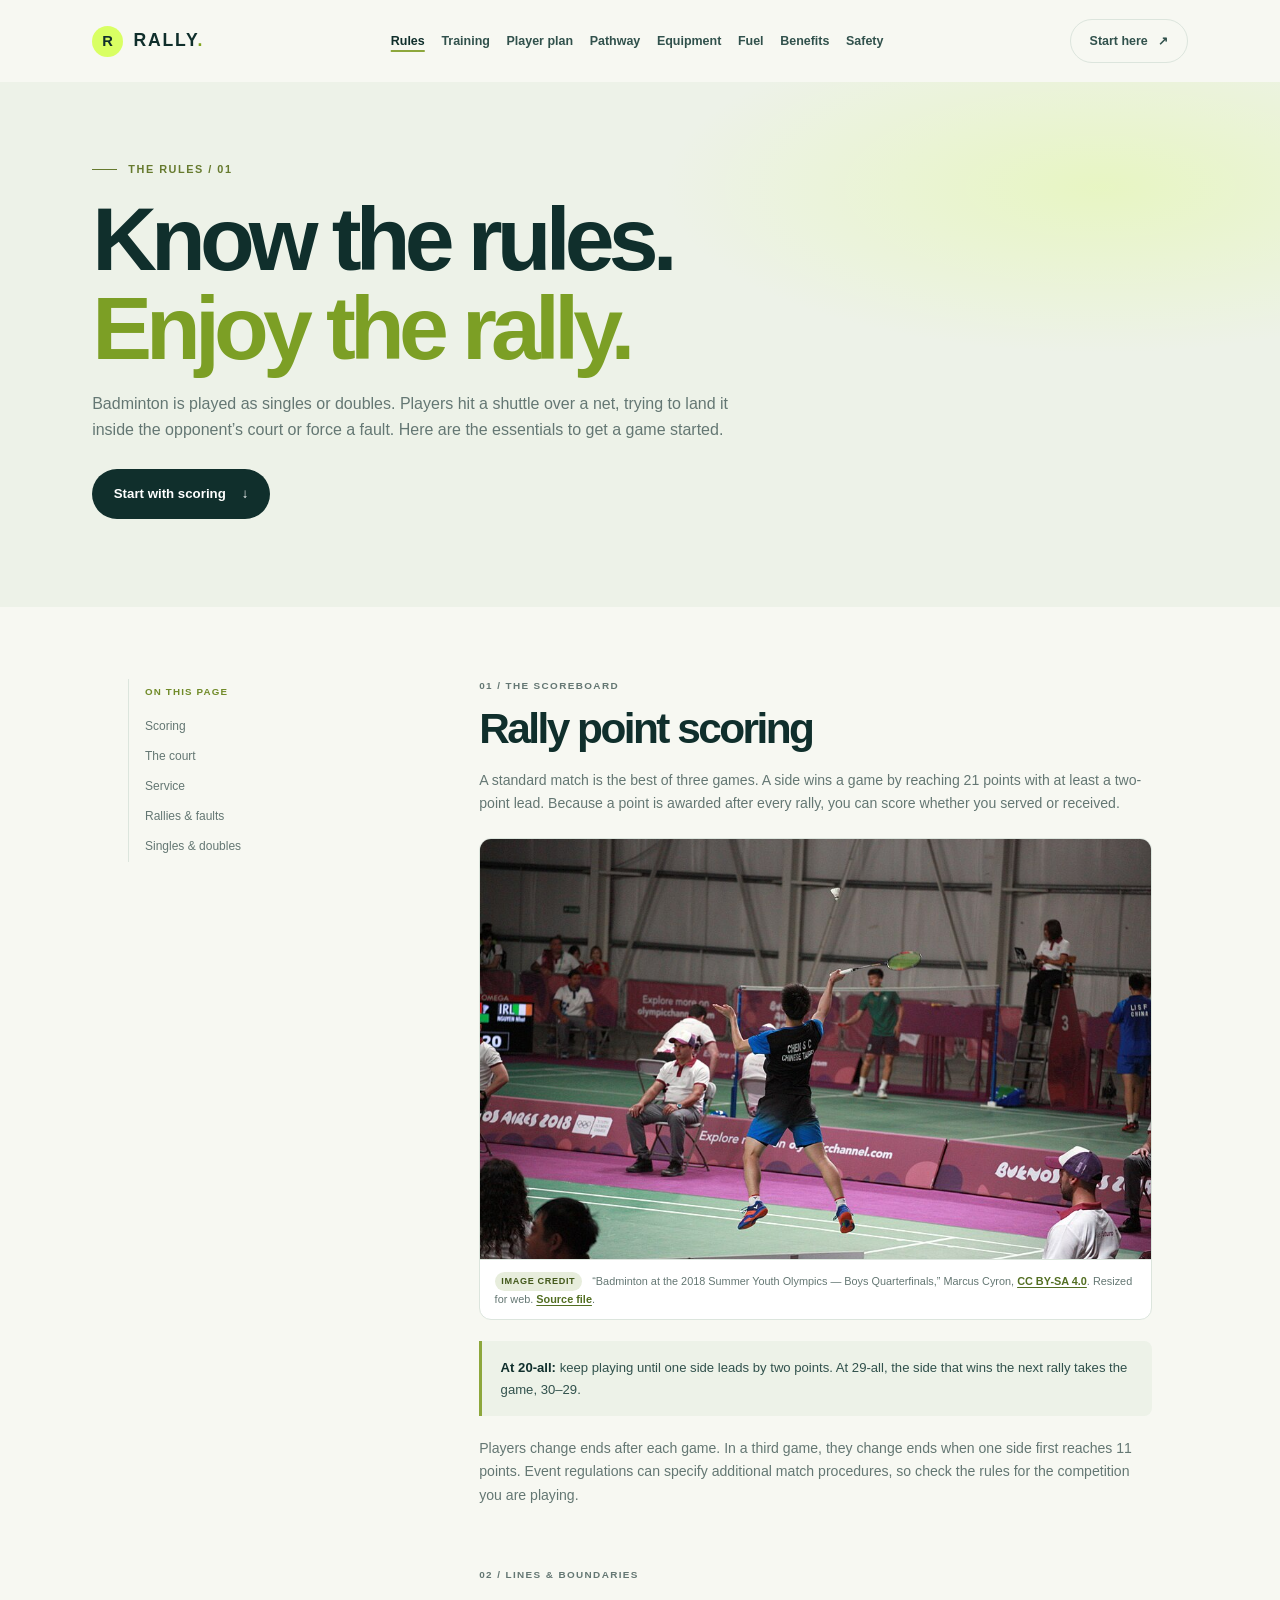
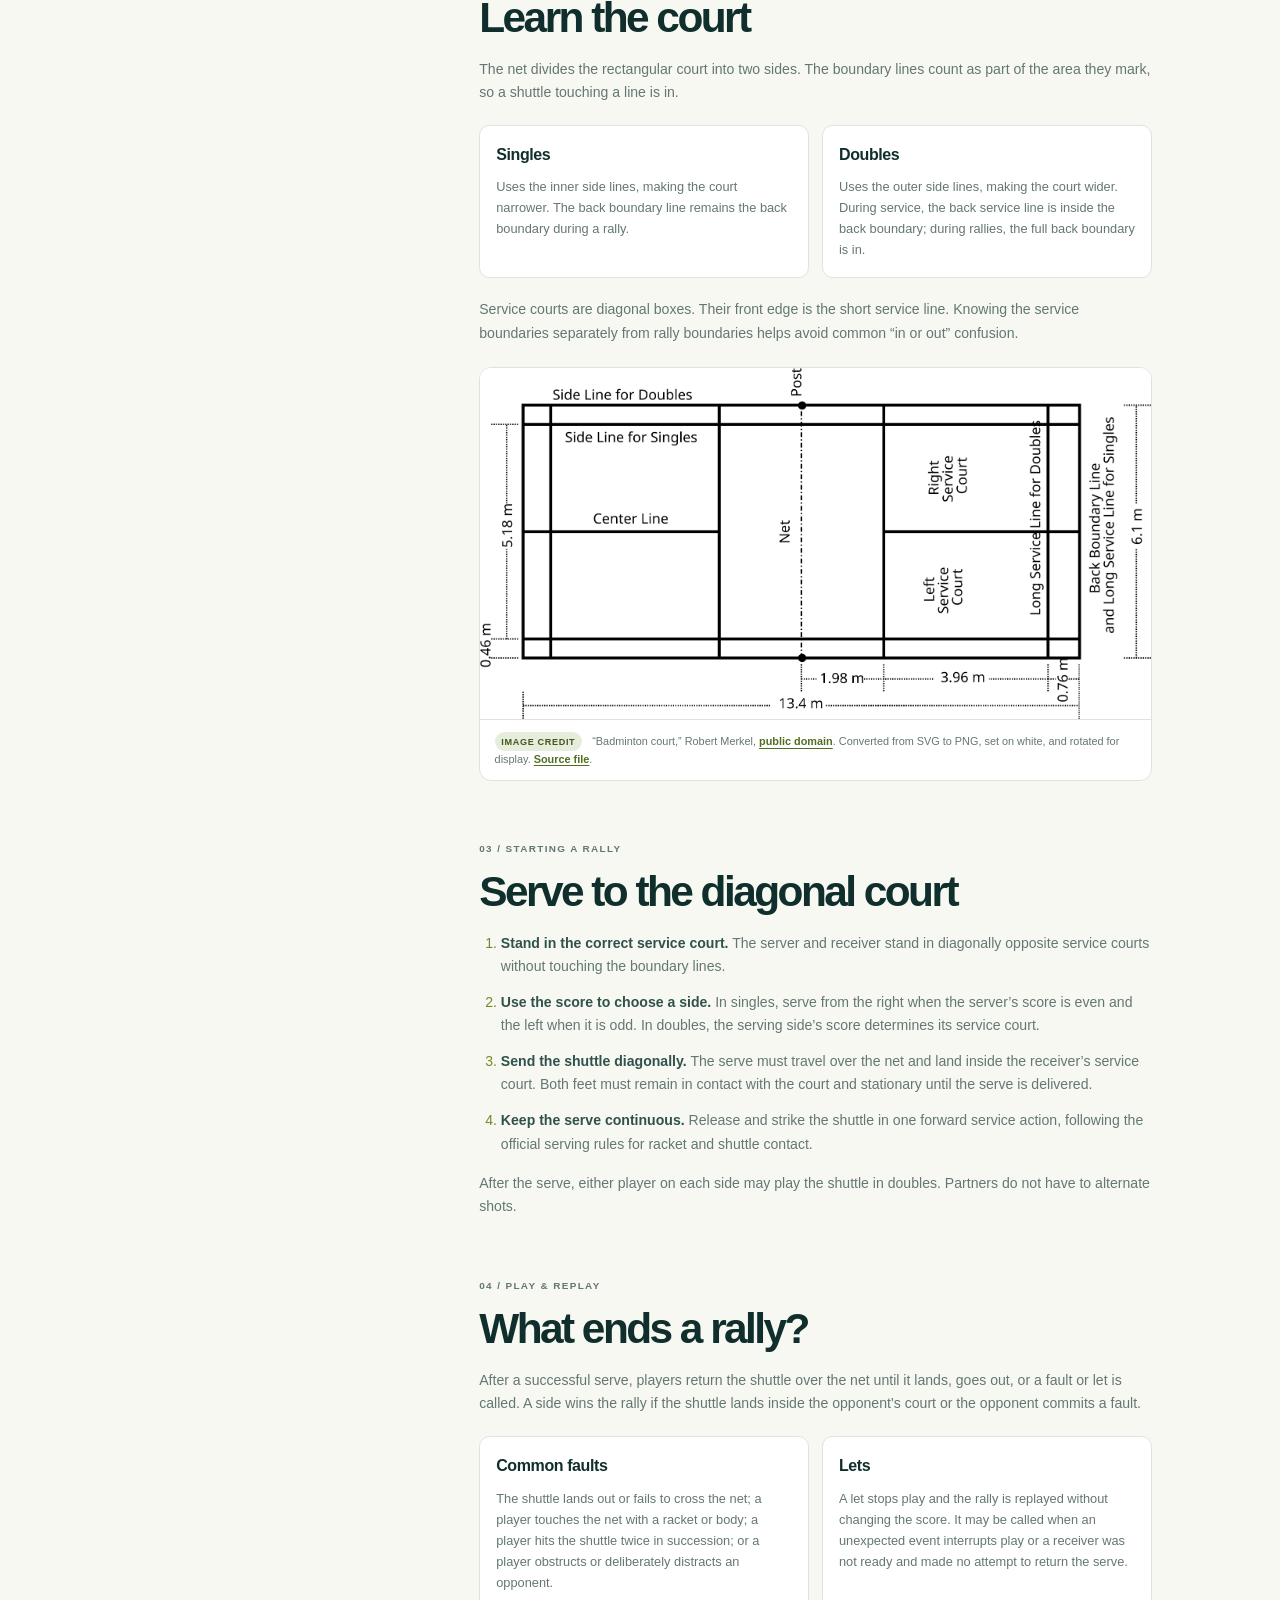
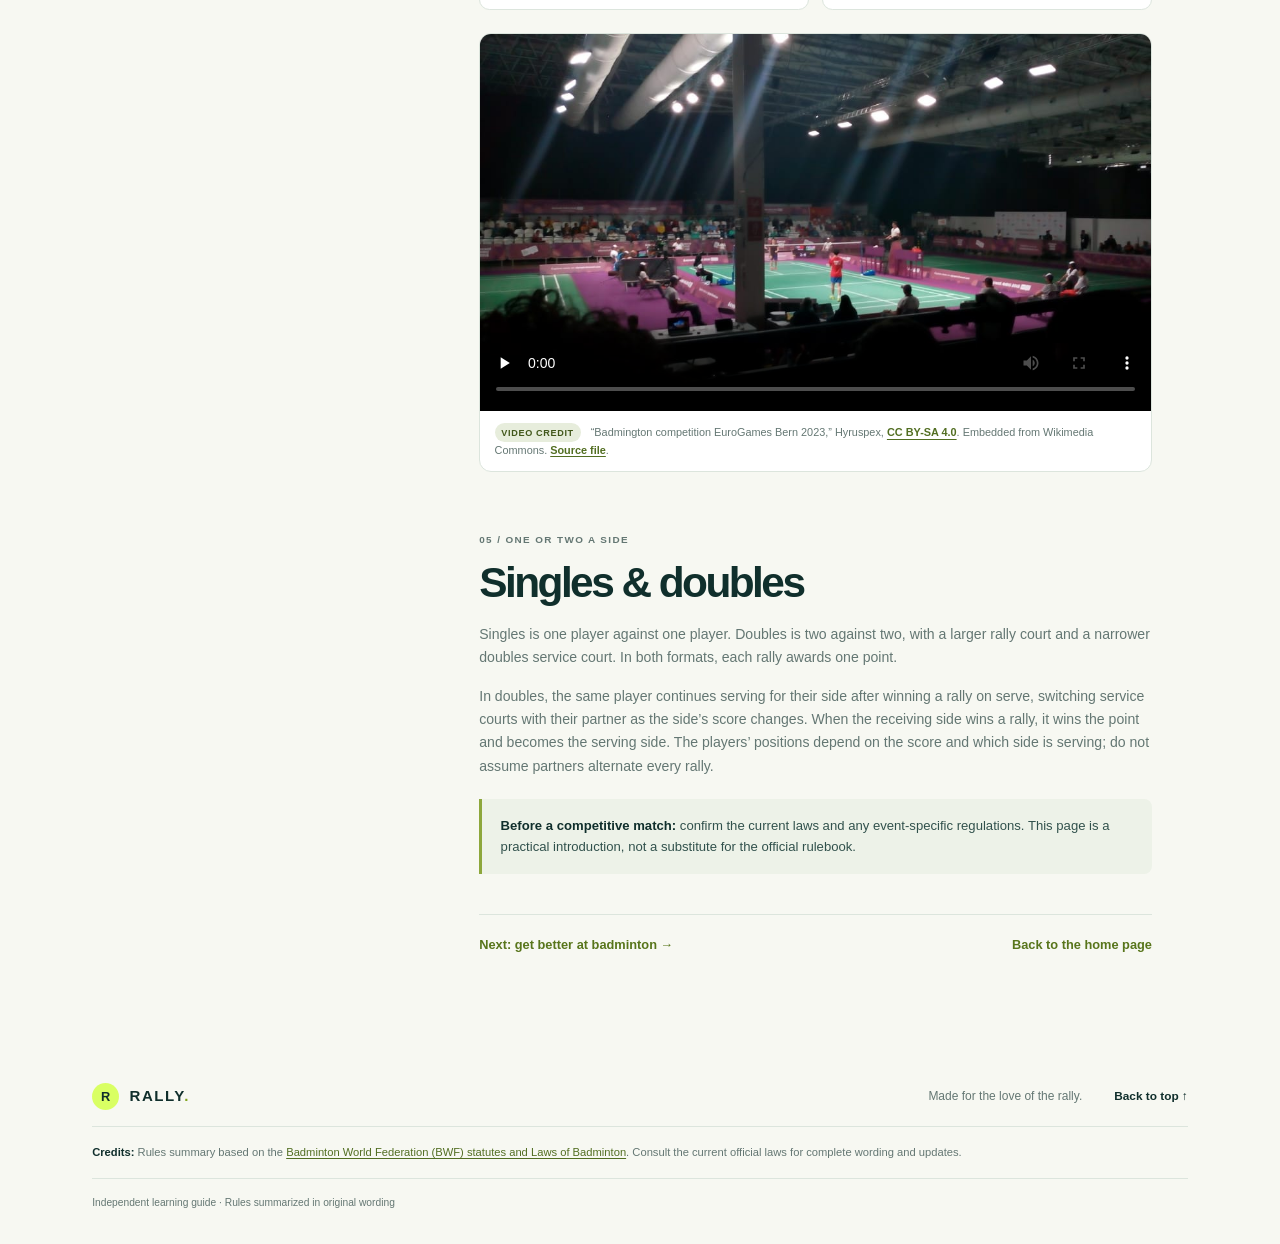
<file: pages/rules.html>
<!doctype html>
<html lang="en">
  <head>
    <meta charset="utf-8">
    <meta name="viewport" content="width=device-width, initial-scale=1">
    <meta name="theme-color" content="#102f2c">
    <meta name="description" content="Learn badminton scoring, service, court boundaries, faults, lets, and singles and doubles basics.">
    <link rel="icon" href="../favicon.svg" type="image/svg+xml">
    <title>Badminton Rules — Rally</title>
    <link rel="stylesheet" href="../assets/css/styles.css">
  </head>
  <body>
    <a class="skip-link" href="#main">Skip to content</a>
    <header class="site-header">
      <a class="brand" href="../index.html" aria-label="Rally badminton guide home"><span class="brand-mark" aria-hidden="true">R</span><span>RALLY<span class="brand-dot">.</span></span></a>
      <nav aria-label="Main navigation">
        <a href="rules.html" aria-current="page">Rules</a><a href="training.html">Training</a><a href="player-plan.html">Player plan</a><a href="pathway.html">Pathway</a><a href="equipment.html">Equipment</a><a href="nutrition.html">Fuel</a><a href="benefits.html">Benefits</a><a href="safety.html">Safety</a>
      </nav>
      <a class="header-cta" href="../index.html#start">Start here <span aria-hidden="true">↗</span></a>
    </header>
    <main id="main">
      <section class="guide-hero">
        <p class="eyebrow"><span class="eyebrow-line"></span> The rules / 01</p>
        <h1>Know the rules.<br><em>Enjoy the rally.</em></h1>
        <p>Badminton is played as singles or doubles. Players hit a shuttle over a net, trying to land it inside the opponent’s court or force a fault. Here are the essentials to get a game started.</p>
        <a class="button button-primary" href="#scoring">Start with scoring <span aria-hidden="true">↓</span></a>
      </section>

      <div class="guide-layout">
        <aside class="guide-toc" aria-label="On this page">
          <strong>ON THIS PAGE</strong>
          <a href="#scoring">Scoring</a><a href="#court">The court</a><a href="#service">Service</a><a href="#rally">Rallies & faults</a><a href="#singles-doubles">Singles & doubles</a>
        </aside>
        <article class="guide-content">
          <section id="scoring">
            <p class="eyebrow">01 / The scoreboard</p>
            <h2>Rally point scoring</h2>
            <p>A standard match is the best of three games. A side wins a game by reaching 21 points with at least a two-point lead. Because a point is awarded after every rally, you can score whether you served or received.</p>
            <figure class="media-figure">
              <img src="../assets/images/badminton-match.jpg" alt="Li Shifeng jumps to strike a shuttle during a badminton match." loading="lazy">
              <figcaption><span class="media-credit-label">IMAGE CREDIT</span> “Badminton at the 2018 Summer Youth Olympics — Boys Quarterfinals,” Marcus Cyron, <a href="https://creativecommons.org/licenses/by-sa/4.0/">CC BY-SA 4.0</a>. Resized for web. <a href="https://commons.wikimedia.org/wiki/File:Badminton_at_the_2018_Summer_Youth_Olympics_%E2%80%93_Boys_Quarterfinals_Nguyen-Shifeng_19.jpg">Source file</a>.</figcaption>
            </figure>
            <div class="guide-callout"><strong>At 20-all:</strong> keep playing until one side leads by two points. At 29-all, the side that wins the next rally takes the game, 30–29.</div>
            <p>Players change ends after each game. In a third game, they change ends when one side first reaches 11 points. Event regulations can specify additional match procedures, so check the rules for the competition you are playing.</p>
          </section>

          <section id="court">
            <p class="eyebrow">02 / Lines & boundaries</p>
            <h2>Learn the court</h2>
            <p>The net divides the rectangular court into two sides. The boundary lines count as part of the area they mark, so a shuttle touching a line is in.</p>
            <div class="compare-grid">
              <div><h3>Singles</h3><p>Uses the inner side lines, making the court narrower. The back boundary line remains the back boundary during a rally.</p></div>
              <div><h3>Doubles</h3><p>Uses the outer side lines, making the court wider. During service, the back service line is inside the back boundary; during rallies, the full back boundary is in.</p></div>
            </div>
            <p>Service courts are diagonal boxes. Their front edge is the short service line. Knowing the service boundaries separately from rally boundaries helps avoid common “in or out” confusion.</p>
            <figure class="media-figure">
              <img src="../assets/images/badminton-court-diagram.png" alt="Overhead badminton court diagram showing singles and doubles sidelines, service courts, net, and measurements." loading="lazy">
              <figcaption><span class="media-credit-label">IMAGE CREDIT</span> “Badminton court,” Robert Merkel, <a href="https://creativecommons.org/publicdomain/mark/1.0/">public domain</a>. Converted from SVG to PNG, set on white, and rotated for display. <a href="https://commons.wikimedia.org/wiki/File:Badminton_court.svg">Source file</a>.</figcaption>
            </figure>
          </section>

          <section id="service">
            <p class="eyebrow">03 / Starting a rally</p>
            <h2>Serve to the diagonal court</h2>
            <ol class="guide-steps">
              <li><strong>Stand in the correct service court.</strong> The server and receiver stand in diagonally opposite service courts without touching the boundary lines.</li>
              <li><strong>Use the score to choose a side.</strong> In singles, serve from the right when the server’s score is even and the left when it is odd. In doubles, the serving side’s score determines its service court.</li>
              <li><strong>Send the shuttle diagonally.</strong> The serve must travel over the net and land inside the receiver’s service court. Both feet must remain in contact with the court and stationary until the serve is delivered.</li>
              <li><strong>Keep the serve continuous.</strong> Release and strike the shuttle in one forward service action, following the official serving rules for racket and shuttle contact.</li>
            </ol>
            <p>After the serve, either player on each side may play the shuttle in doubles. Partners do not have to alternate shots.</p>
          </section>

          <section id="rally">
            <p class="eyebrow">04 / Play & replay</p>
            <h2>What ends a rally?</h2>
            <p>After a successful serve, players return the shuttle over the net until it lands, goes out, or a fault or let is called. A side wins the rally if the shuttle lands inside the opponent’s court or the opponent commits a fault.</p>
            <div class="compare-grid">
              <div><h3>Common faults</h3><p>The shuttle lands out or fails to cross the net; a player touches the net with a racket or body; a player hits the shuttle twice in succession; or a player obstructs or deliberately distracts an opponent.</p></div>
              <div><h3>Lets</h3><p>A let stops play and the rally is replayed without changing the score. It may be called when an unexpected event interrupts play or a receiver was not ready and made no attempt to return the serve.</p></div>
            </div>
            <figure class="media-figure media-figure-video">
              <video controls preload="none" playsinline poster="../assets/images/badminton-youth-final.jpg" aria-label="Short video of a badminton competition at EuroGames Bern">
                <source src="https://upload.wikimedia.org/wikipedia/commons/5/51/Badmington_competition_EuroGames_Bern_2023.webm" type="video/webm">
                Your browser does not support WebM video. <a href="https://commons.wikimedia.org/wiki/File:Badmington_competition_EuroGames_Bern_2023.webm">View the video on Wikimedia Commons</a>.
              </video>
              <figcaption><span class="media-credit-label">VIDEO CREDIT</span> “Badmington competition EuroGames Bern 2023,” Hyruspex, <a href="https://creativecommons.org/licenses/by-sa/4.0/">CC BY-SA 4.0</a>. Embedded from Wikimedia Commons. <a href="https://commons.wikimedia.org/wiki/File:Badmington_competition_EuroGames_Bern_2023.webm">Source file</a>.</figcaption>
            </figure>
          </section>

          <section id="singles-doubles">
            <p class="eyebrow">05 / One or two a side</p>
            <h2>Singles & doubles</h2>
            <p>Singles is one player against one player. Doubles is two against two, with a larger rally court and a narrower doubles service court. In both formats, each rally awards one point.</p>
            <p>In doubles, the same player continues serving for their side after winning a rally on serve, switching service courts with their partner as the side’s score changes. When the receiving side wins a rally, it wins the point and becomes the serving side. The players’ positions depend on the score and which side is serving; do not assume partners alternate every rally.</p>
            <div class="guide-callout"><strong>Before a competitive match:</strong> confirm the current laws and any event-specific regulations. This page is a practical introduction, not a substitute for the official rulebook.</div>
          </section>
          <nav class="guide-next" aria-label="Continue exploring"><a href="training.html">Next: get better at badminton <span aria-hidden="true">→</span></a><a href="../index.html">Back to the home page</a></nav>
        </article>
      </div>
    </main>
    <footer class="site-footer">
      <a class="brand brand-footer" href="../index.html"><span class="brand-mark" aria-hidden="true">R</span><span>RALLY<span class="brand-dot">.</span></span></a>
      <p>Made for the love of the rally.</p><a href="#main">Back to top ↑</a>
      <div class="footer-credits"><strong>Credits:</strong> Rules summary based on the <a href="https://corporate.bwfbadminton.com/statutes/">Badminton World Federation (BWF) statutes and Laws of Badminton</a>. Consult the current official laws for complete wording and updates.</div>
      <small>Independent learning guide · Rules summarized in original wording</small>
    </footer>
  </body>
</html>
</file>
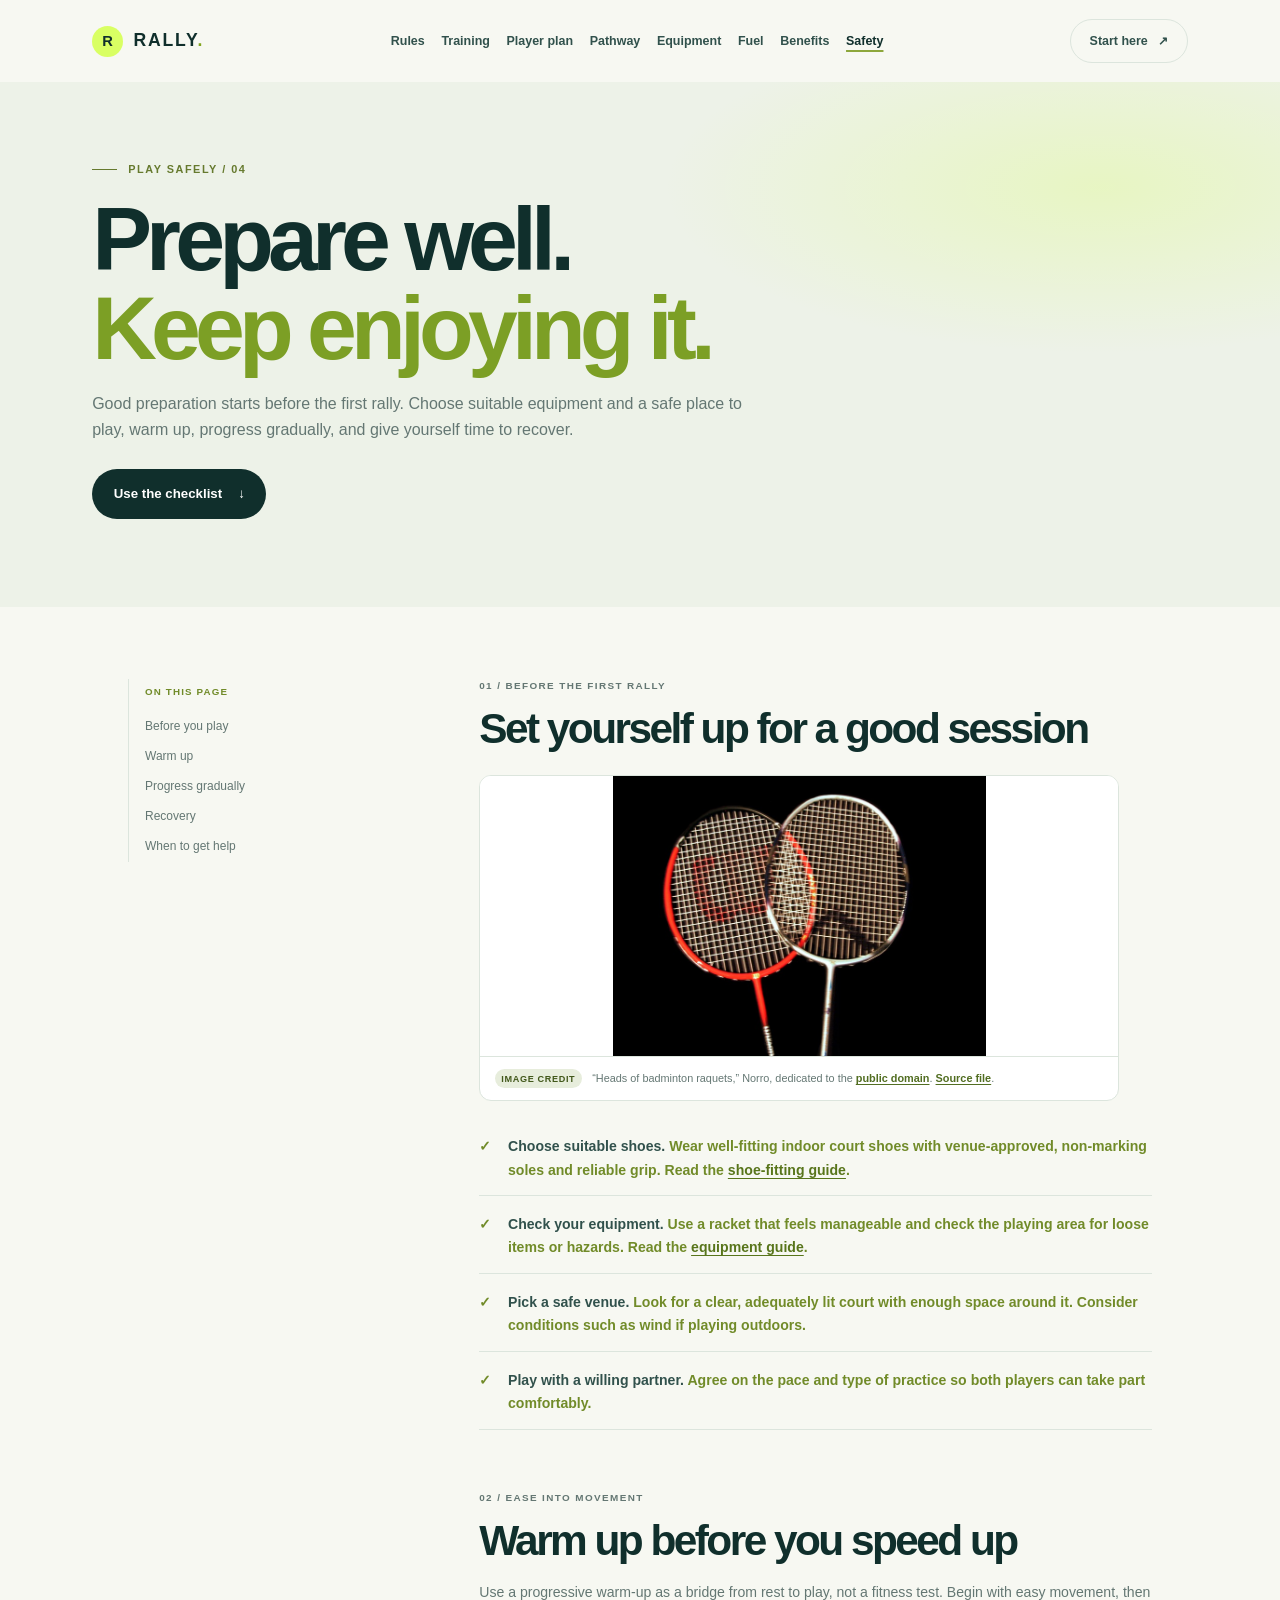
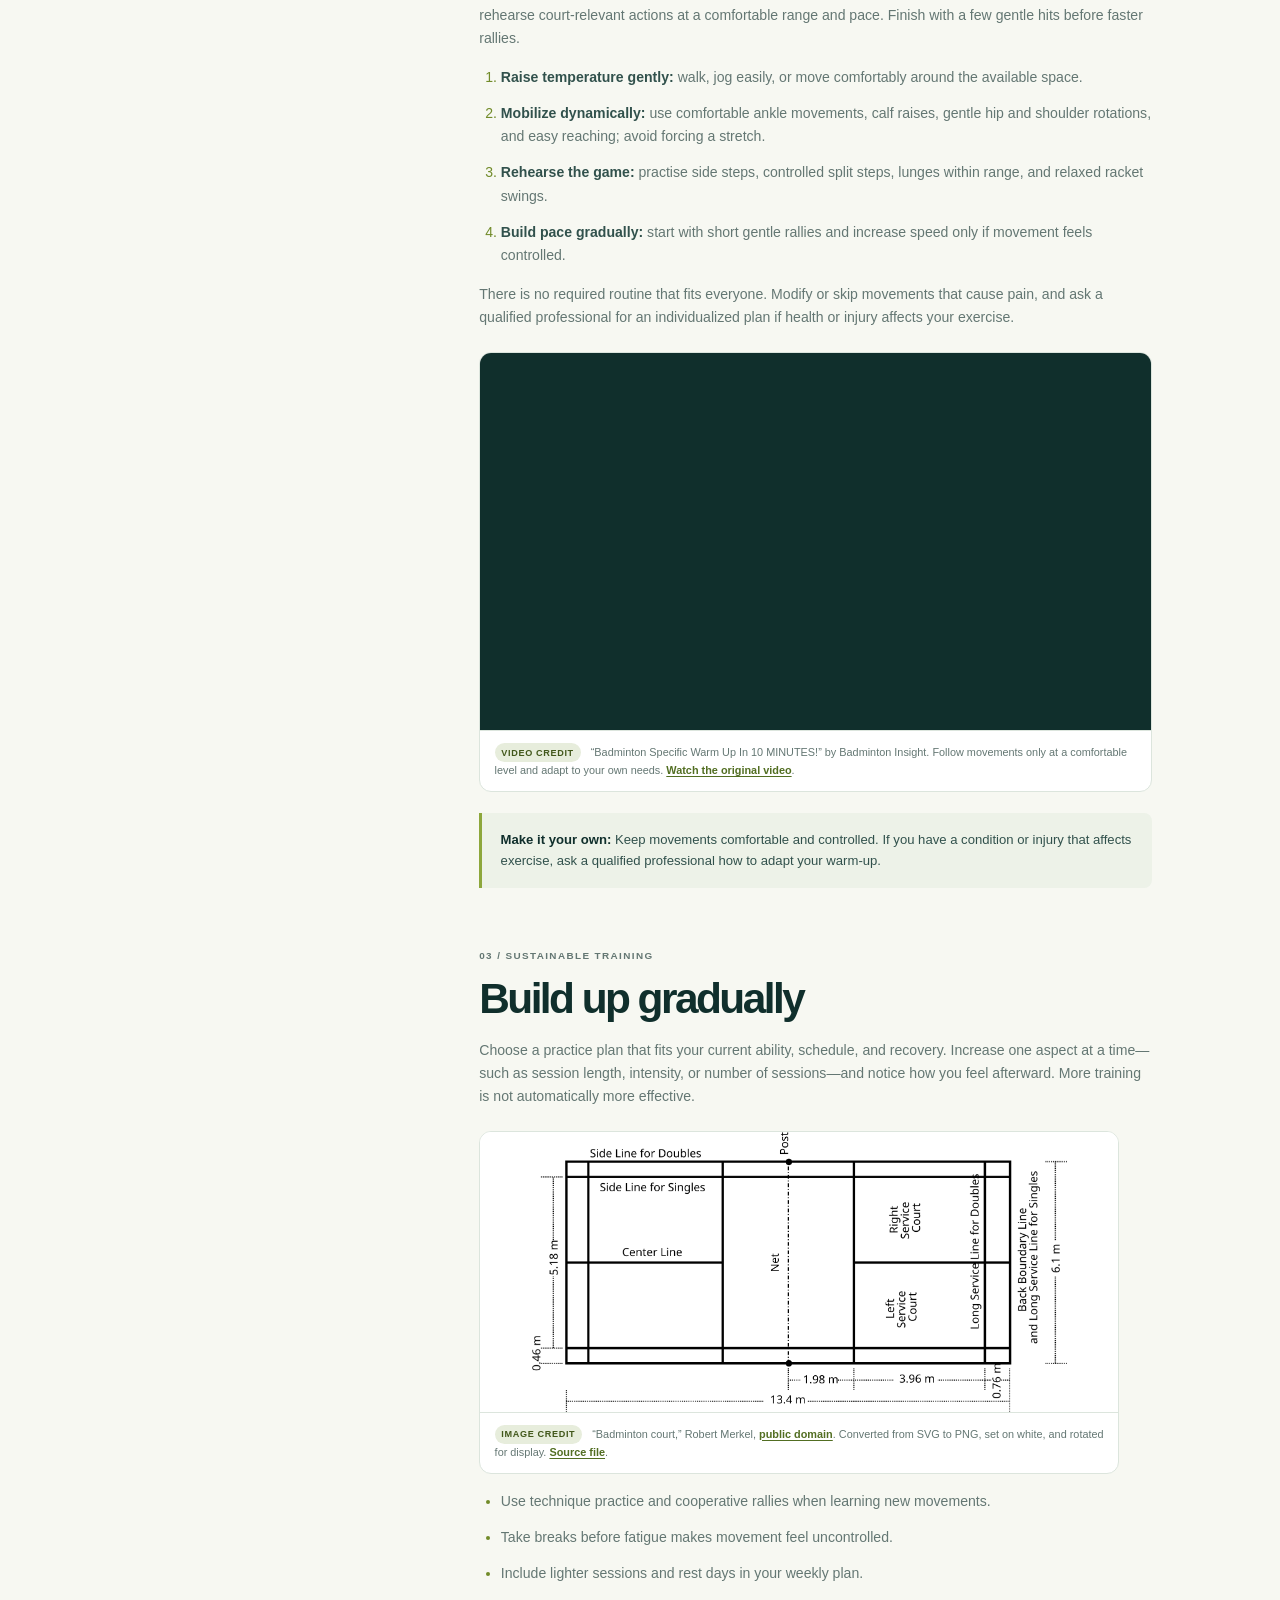
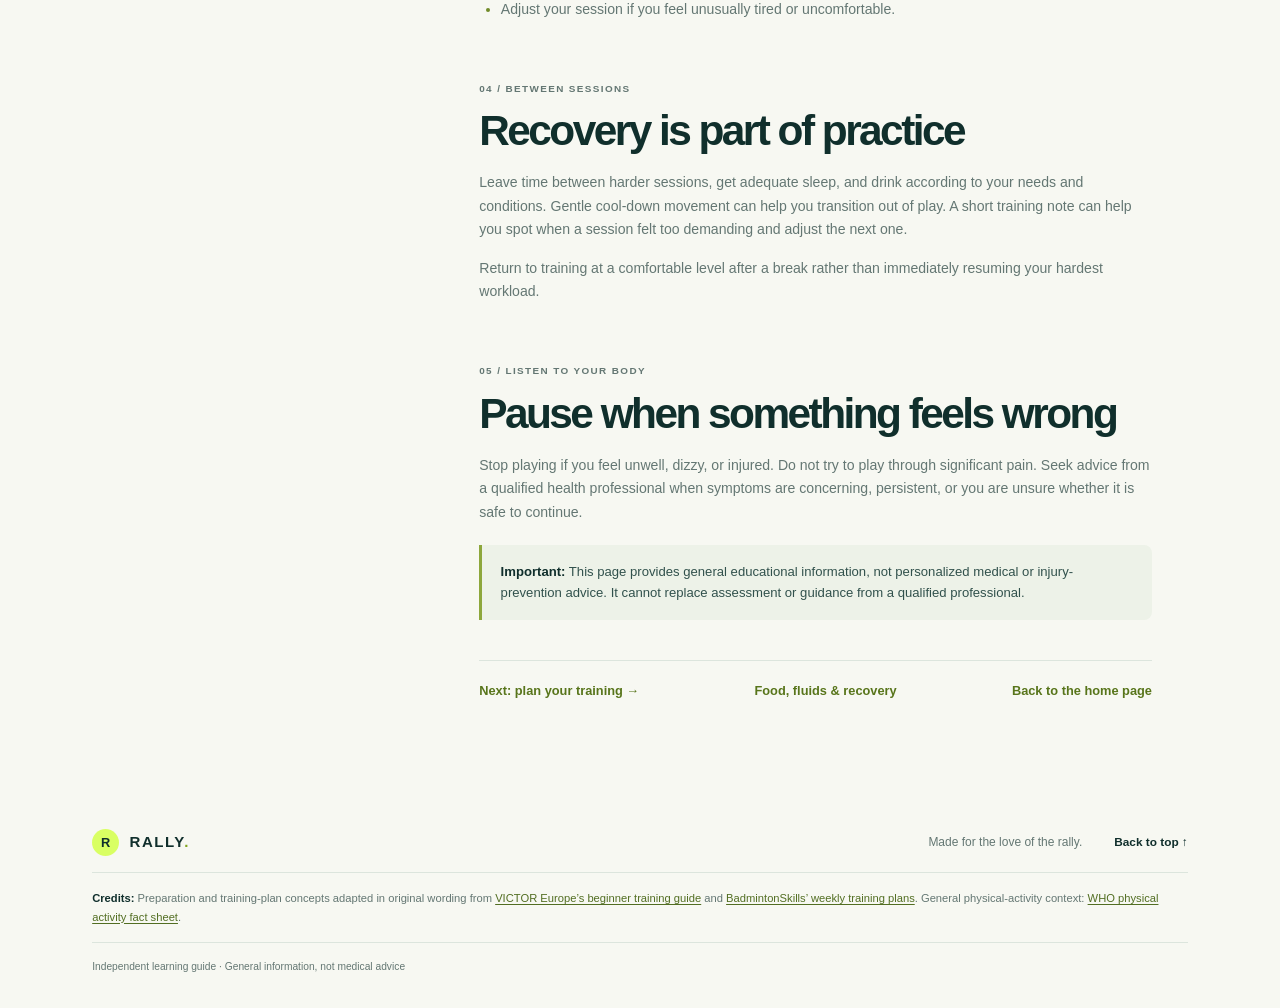
<file: pages/safety.html>
<!doctype html>
<html lang="en">
  <head>
    <meta charset="utf-8">
    <meta name="viewport" content="width=device-width, initial-scale=1">
    <meta name="theme-color" content="#102f2c">
    <meta name="description" content="Simple badminton preparation, equipment, venue, training progression, and recovery guidance.">
    <link rel="icon" href="../favicon.svg" type="image/svg+xml">
    <title>Play Badminton Safely — Rally</title>
    <link rel="stylesheet" href="../assets/css/styles.css">
  </head>
  <body>
    <a class="skip-link" href="#main">Skip to content</a>
    <header class="site-header">
      <a class="brand" href="../index.html" aria-label="Rally badminton guide home"><span class="brand-mark" aria-hidden="true">R</span><span>RALLY<span class="brand-dot">.</span></span></a>
      <nav aria-label="Main navigation">
        <a href="rules.html">Rules</a><a href="training.html">Training</a><a href="player-plan.html">Player plan</a><a href="pathway.html">Pathway</a><a href="equipment.html">Equipment</a><a href="nutrition.html">Fuel</a><a href="benefits.html">Benefits</a><a href="safety.html" aria-current="page">Safety</a>
      </nav>
      <a class="header-cta" href="../index.html#start">Start here <span aria-hidden="true">↗</span></a>
    </header>
    <main id="main">
      <section class="guide-hero">
        <p class="eyebrow"><span class="eyebrow-line"></span> Play safely / 04</p>
        <h1>Prepare well.<br><em>Keep enjoying it.</em></h1>
        <p>Good preparation starts before the first rally. Choose suitable equipment and a safe place to play, warm up, progress gradually, and give yourself time to recover.</p>
        <a class="button button-primary" href="#before-play">Use the checklist <span aria-hidden="true">↓</span></a>
      </section>

      <div class="guide-layout">
        <aside class="guide-toc" aria-label="On this page">
          <strong>ON THIS PAGE</strong>
          <a href="#before-play">Before you play</a><a href="#warm-up">Warm up</a><a href="#progress">Progress gradually</a><a href="#recovery">Recovery</a><a href="#get-help">When to get help</a>
        </aside>
        <article class="guide-content">
          <section id="before-play">
            <p class="eyebrow">01 / Before the first rally</p>
            <h2>Set yourself up for a good session</h2>
            <figure class="media-figure media-figure-compact">
              <img src="../assets/images/racket-heads.jpg" alt="Two badminton racket heads with strings and frames visible." loading="lazy">
              <figcaption><span class="media-credit-label">IMAGE CREDIT</span> “Heads of badminton raquets,” Norro, dedicated to the <a href="https://creativecommons.org/publicdomain/zero/1.0/">public domain</a>. <a href="https://commons.wikimedia.org/wiki/File:Heads_of_badminton_raquets.jpg">Source file</a>.</figcaption>
            </figure>
            <div class="checklist">
              <p><span aria-hidden="true">✓</span><span><strong>Choose suitable shoes.</strong> Wear well-fitting indoor court shoes with venue-approved, non-marking soles and reliable grip. Read the <a href="equipment.html#shoes">shoe-fitting guide</a>.</span></p>
              <p><span aria-hidden="true">✓</span><span><strong>Check your equipment.</strong> Use a racket that feels manageable and check the playing area for loose items or hazards. Read the <a href="equipment.html">equipment guide</a>.</span></p>
              <p><span aria-hidden="true">✓</span><span><strong>Pick a safe venue.</strong> Look for a clear, adequately lit court with enough space around it. Consider conditions such as wind if playing outdoors.</span></p>
              <p><span aria-hidden="true">✓</span><span><strong>Play with a willing partner.</strong> Agree on the pace and type of practice so both players can take part comfortably.</span></p>
            </div>
          </section>
          <section id="warm-up">
            <p class="eyebrow">02 / Ease into movement</p>
            <h2>Warm up before you speed up</h2>
            <p>Use a progressive warm-up as a bridge from rest to play, not a fitness test. Begin with easy movement, then rehearse court-relevant actions at a comfortable range and pace. Finish with a few gentle hits before faster rallies.</p>
            <ol class="guide-steps">
              <li><strong>Raise temperature gently:</strong> walk, jog easily, or move comfortably around the available space.</li>
              <li><strong>Mobilize dynamically:</strong> use comfortable ankle movements, calf raises, gentle hip and shoulder rotations, and easy reaching; avoid forcing a stretch.</li>
              <li><strong>Rehearse the game:</strong> practise side steps, controlled split steps, lunges within range, and relaxed racket swings.</li>
              <li><strong>Build pace gradually:</strong> start with short gentle rallies and increase speed only if movement feels controlled.</li>
            </ol>
            <p>There is no required routine that fits everyone. Modify or skip movements that cause pain, and ask a qualified professional for an individualized plan if health or injury affects your exercise.</p>
            <figure class="media-figure media-figure-video">
              <div class="video-frame"><iframe src="https://www.youtube-nocookie.com/embed/MTX-CAy0WRY" title="Badminton specific ten-minute warm-up by Badminton Insight" loading="lazy" allow="accelerometer; clipboard-write; encrypted-media; gyroscope; picture-in-picture; web-share" allowfullscreen></iframe></div>
              <figcaption><span class="media-credit-label">VIDEO CREDIT</span> “Badminton Specific Warm Up In 10 MINUTES!” by Badminton Insight. Follow movements only at a comfortable level and adapt to your own needs. <a href="https://www.youtube.com/watch?v=MTX-CAy0WRY">Watch the original video</a>.</figcaption>
            </figure>
            <div class="guide-callout"><strong>Make it your own:</strong> Keep movements comfortable and controlled. If you have a condition or injury that affects exercise, ask a qualified professional how to adapt your warm-up.</div>
          </section>
          <section id="progress">
            <p class="eyebrow">03 / Sustainable training</p>
            <h2>Build up gradually</h2>
            <p>Choose a practice plan that fits your current ability, schedule, and recovery. Increase one aspect at a time—such as session length, intensity, or number of sessions—and notice how you feel afterward. More training is not automatically more effective.</p>
            <figure class="media-figure media-figure-compact">
              <img src="../assets/images/badminton-court-diagram.png" alt="Overhead badminton court diagram showing singles and doubles sidelines, service courts, net, and measurements." loading="lazy">
              <figcaption><span class="media-credit-label">IMAGE CREDIT</span> “Badminton court,” Robert Merkel, <a href="https://creativecommons.org/publicdomain/mark/1.0/">public domain</a>. Converted from SVG to PNG, set on white, and rotated for display. <a href="https://commons.wikimedia.org/wiki/File:Badminton_court.svg">Source file</a>.</figcaption>
            </figure>
            <ul class="guide-bullets"><li>Use technique practice and cooperative rallies when learning new movements.</li><li>Take breaks before fatigue makes movement feel uncontrolled.</li><li>Include lighter sessions and rest days in your weekly plan.</li><li>Adjust your session if you feel unusually tired or uncomfortable.</li></ul>
          </section>
          <section id="recovery">
            <p class="eyebrow">04 / Between sessions</p>
            <h2>Recovery is part of practice</h2>
            <p>Leave time between harder sessions, get adequate sleep, and drink according to your needs and conditions. Gentle cool-down movement can help you transition out of play. A short training note can help you spot when a session felt too demanding and adjust the next one.</p>
            <p>Return to training at a comfortable level after a break rather than immediately resuming your hardest workload.</p>
          </section>
          <section id="get-help">
            <p class="eyebrow">05 / Listen to your body</p>
            <h2>Pause when something feels wrong</h2>
            <p>Stop playing if you feel unwell, dizzy, or injured. Do not try to play through significant pain. Seek advice from a qualified health professional when symptoms are concerning, persistent, or you are unsure whether it is safe to continue.</p>
            <div class="guide-callout"><strong>Important:</strong> This page provides general educational information, not personalized medical or injury-prevention advice. It cannot replace assessment or guidance from a qualified professional.</div>
          </section>
          <nav class="guide-next" aria-label="Continue exploring"><a href="training.html">Next: plan your training <span aria-hidden="true">→</span></a><a href="nutrition.html">Food, fluids & recovery</a><a href="../index.html">Back to the home page</a></nav>
        </article>
      </div>
    </main>
    <footer class="site-footer">
      <a class="brand brand-footer" href="../index.html"><span class="brand-mark" aria-hidden="true">R</span><span>RALLY<span class="brand-dot">.</span></span></a>
      <p>Made for the love of the rally.</p><a href="#main">Back to top ↑</a>
      <div class="footer-credits"><strong>Credits:</strong> Preparation and training-plan concepts adapted in original wording from <a href="https://www.victor-europe.com/blog/article/training-guide-for-badminton-beginners-part1">VICTOR Europe’s beginner training guide</a> and <a href="https://badmintonskills.com/badminton-training-plans-how-to-structure-your-week-for-maximum-progress/">BadmintonSkills’ weekly training plans</a>. General physical-activity context: <a href="https://www.who.int/news-room/fact-sheets/detail/physical-activity">WHO physical activity fact sheet</a>.</div>
      <small>Independent learning guide · General information, not medical advice</small>
    </footer>
  </body>
</html>
</file>
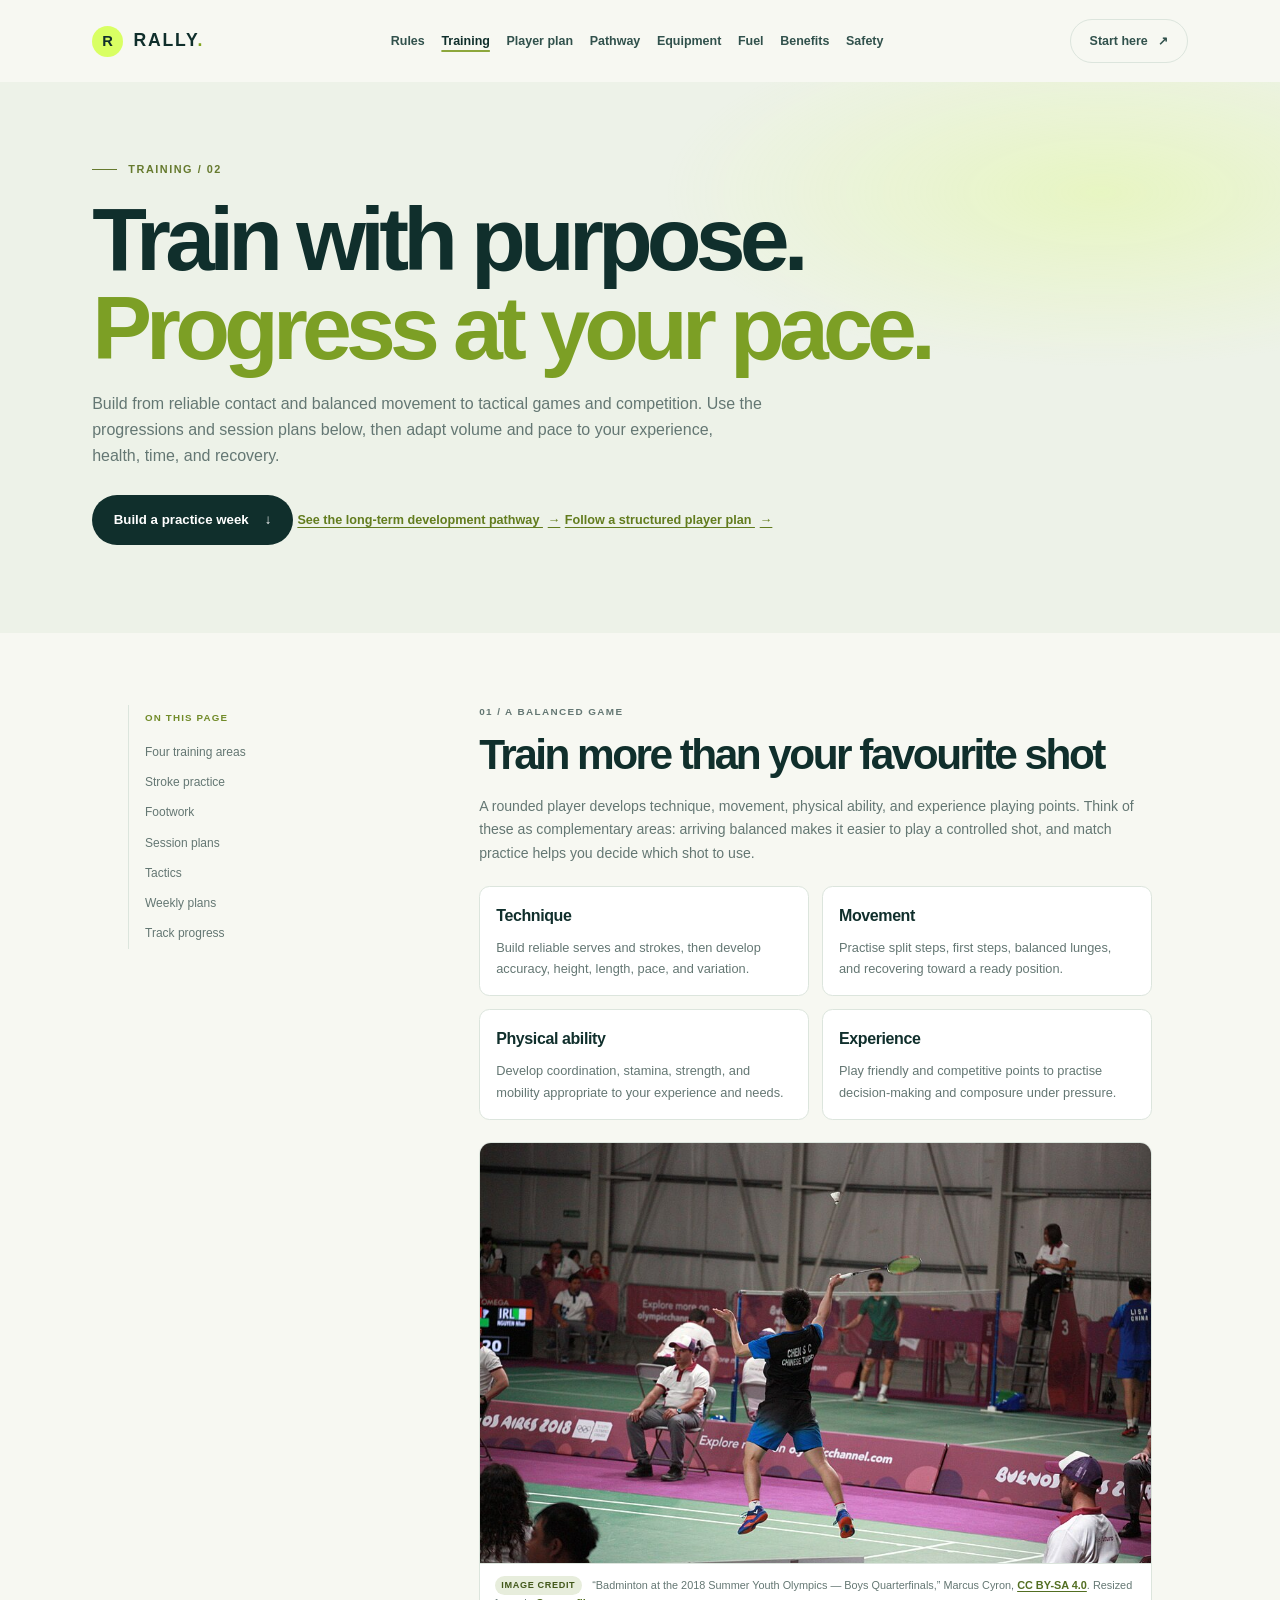
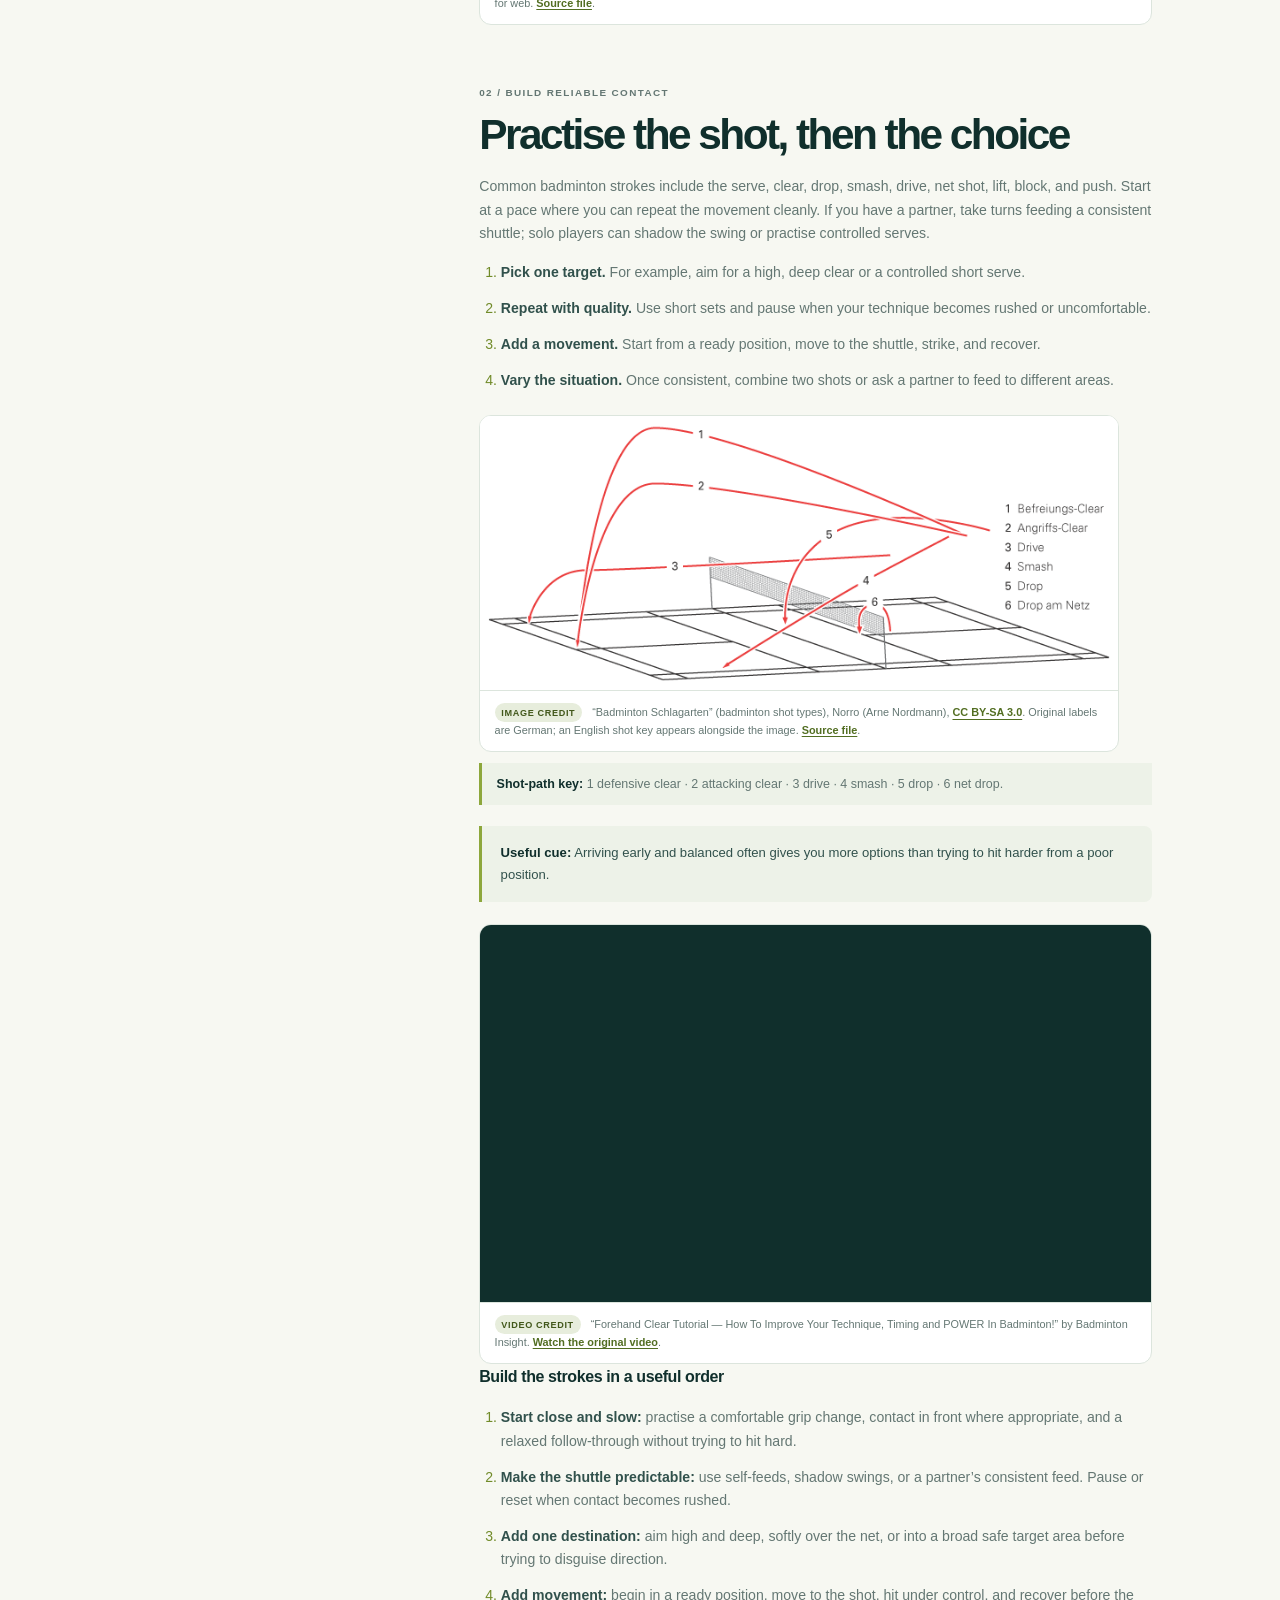
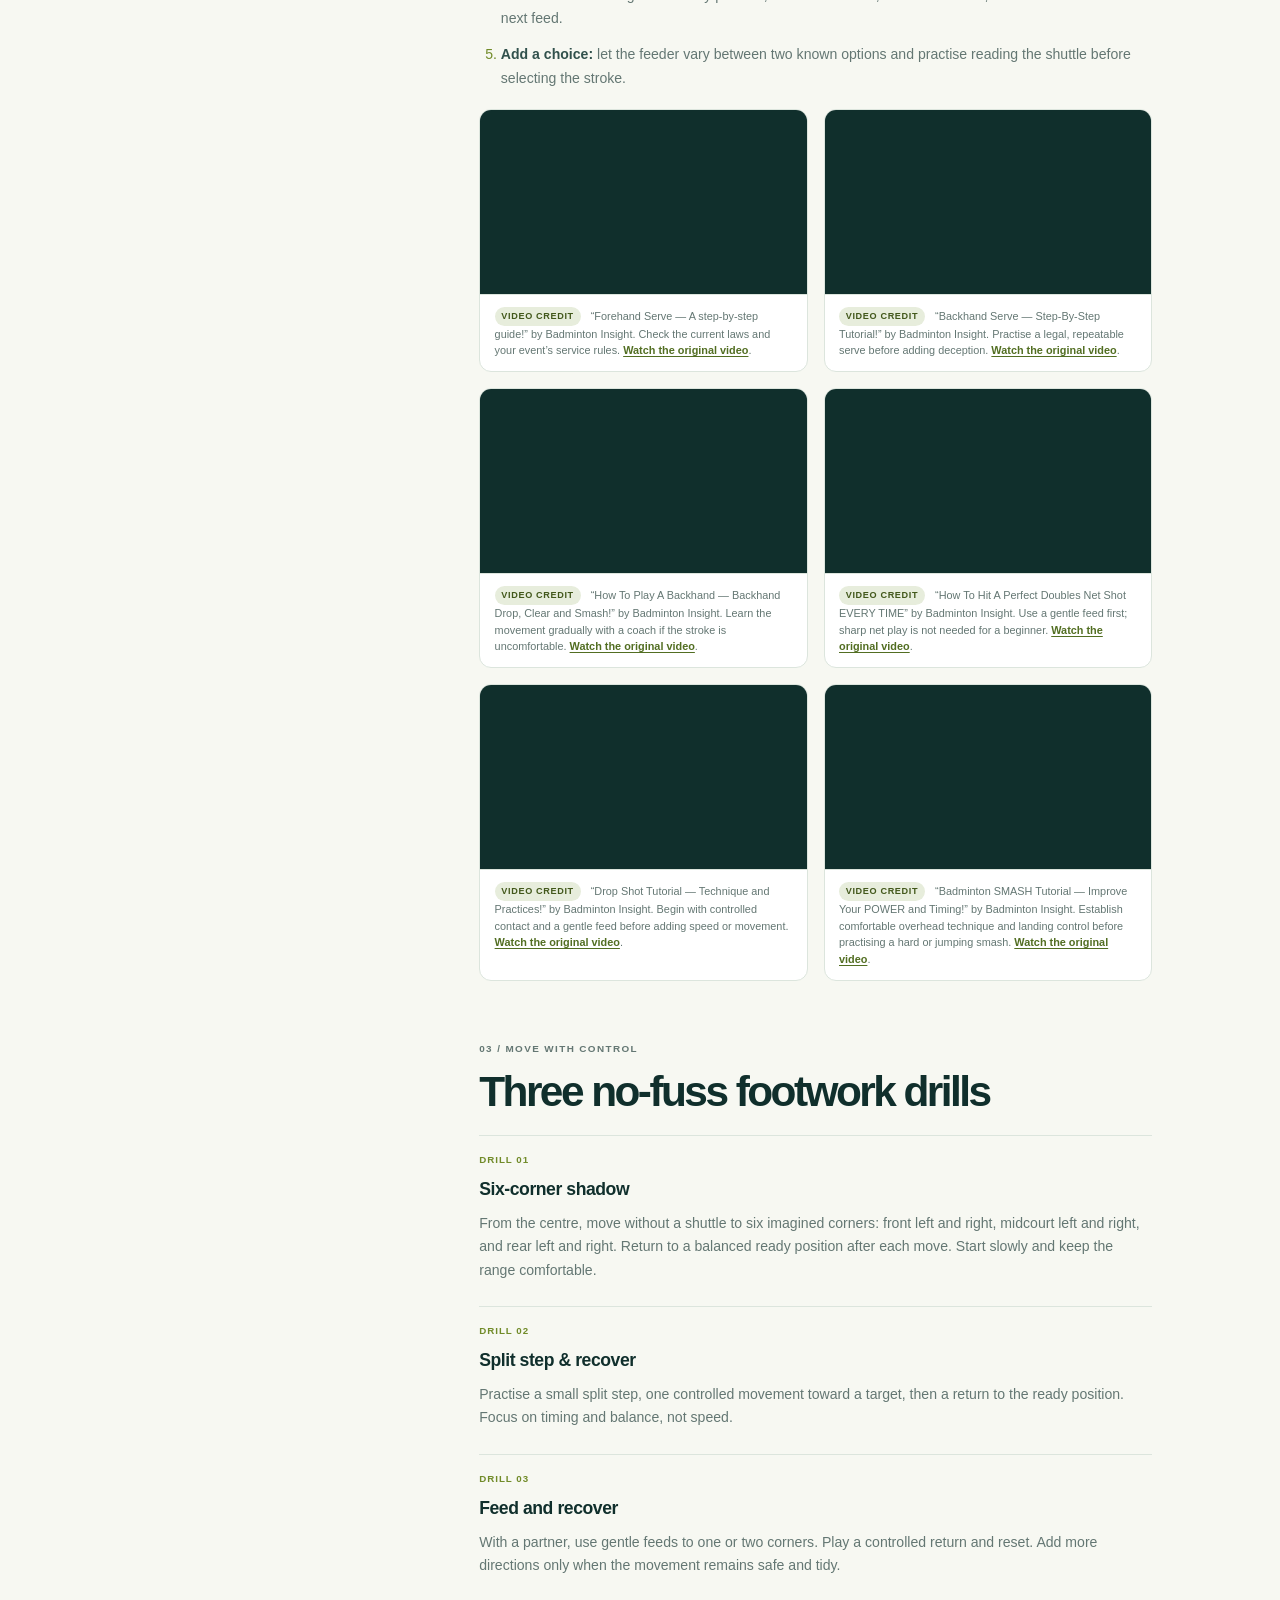
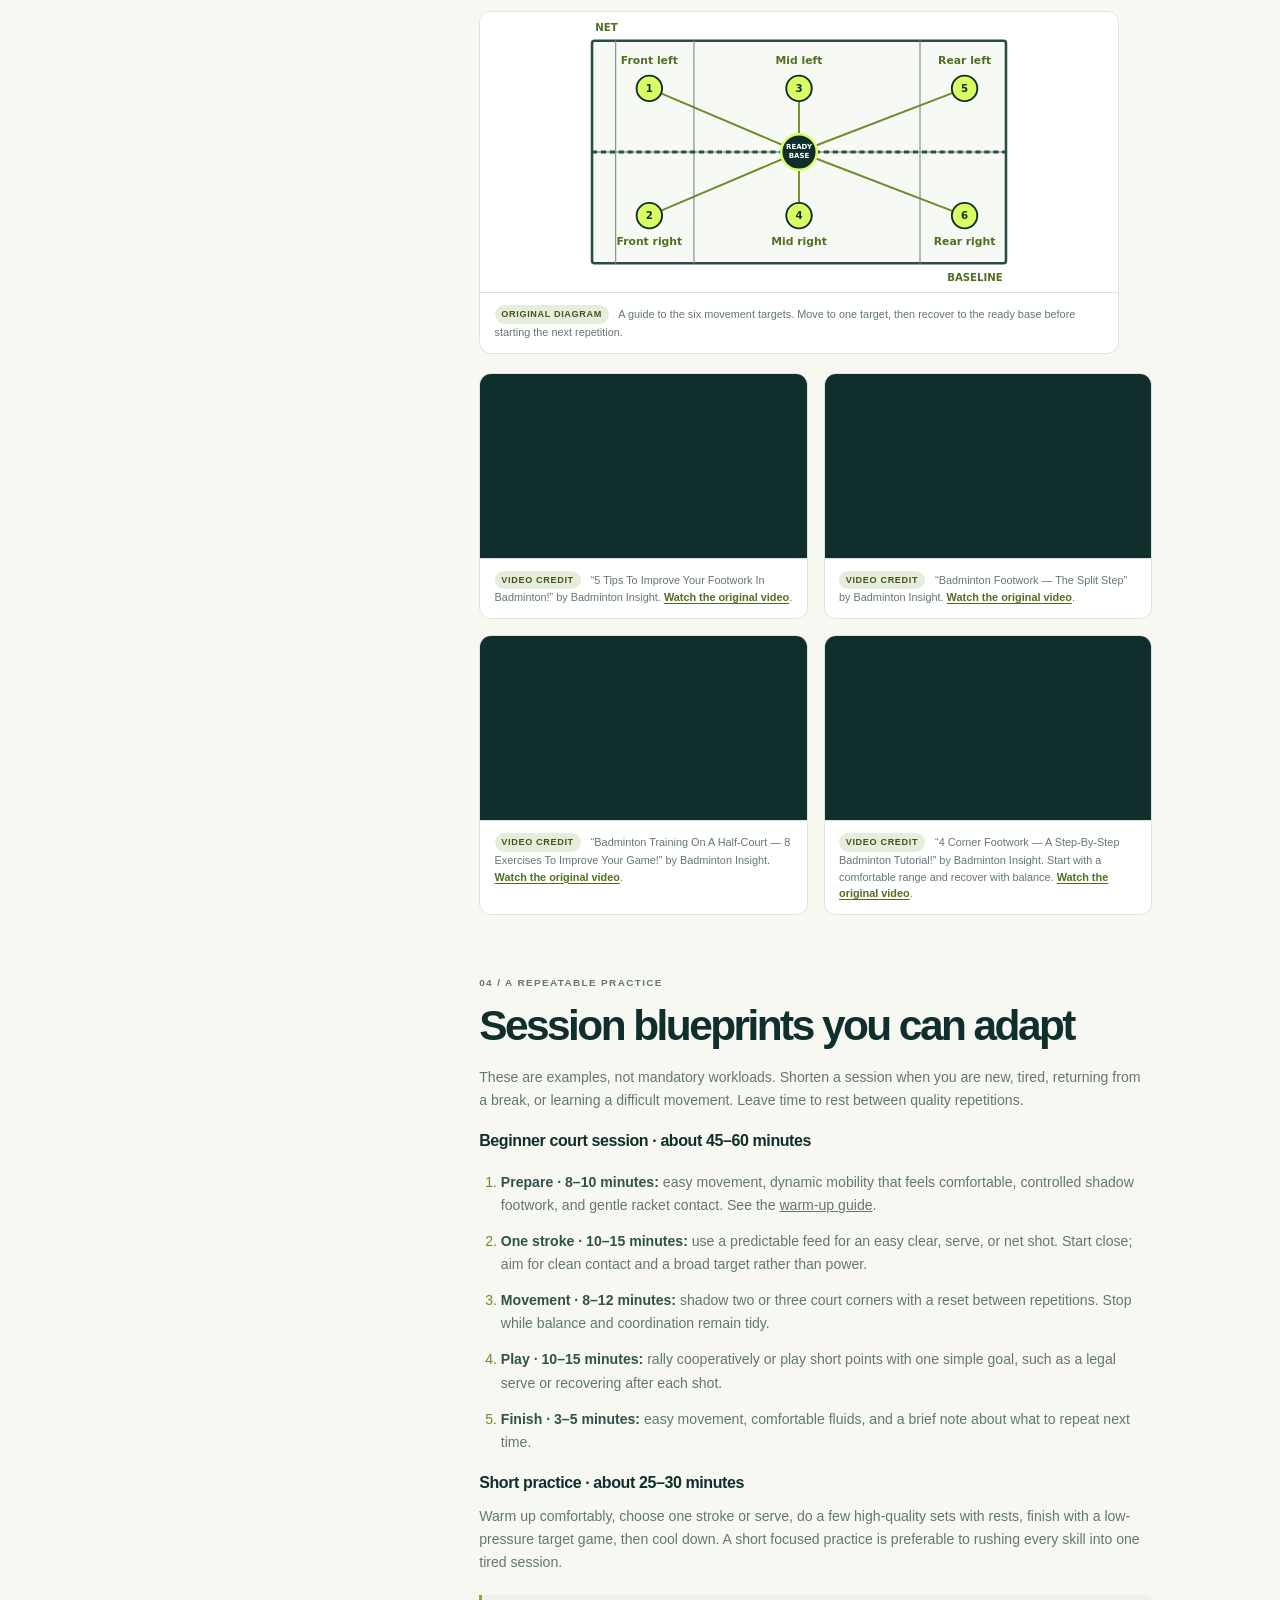
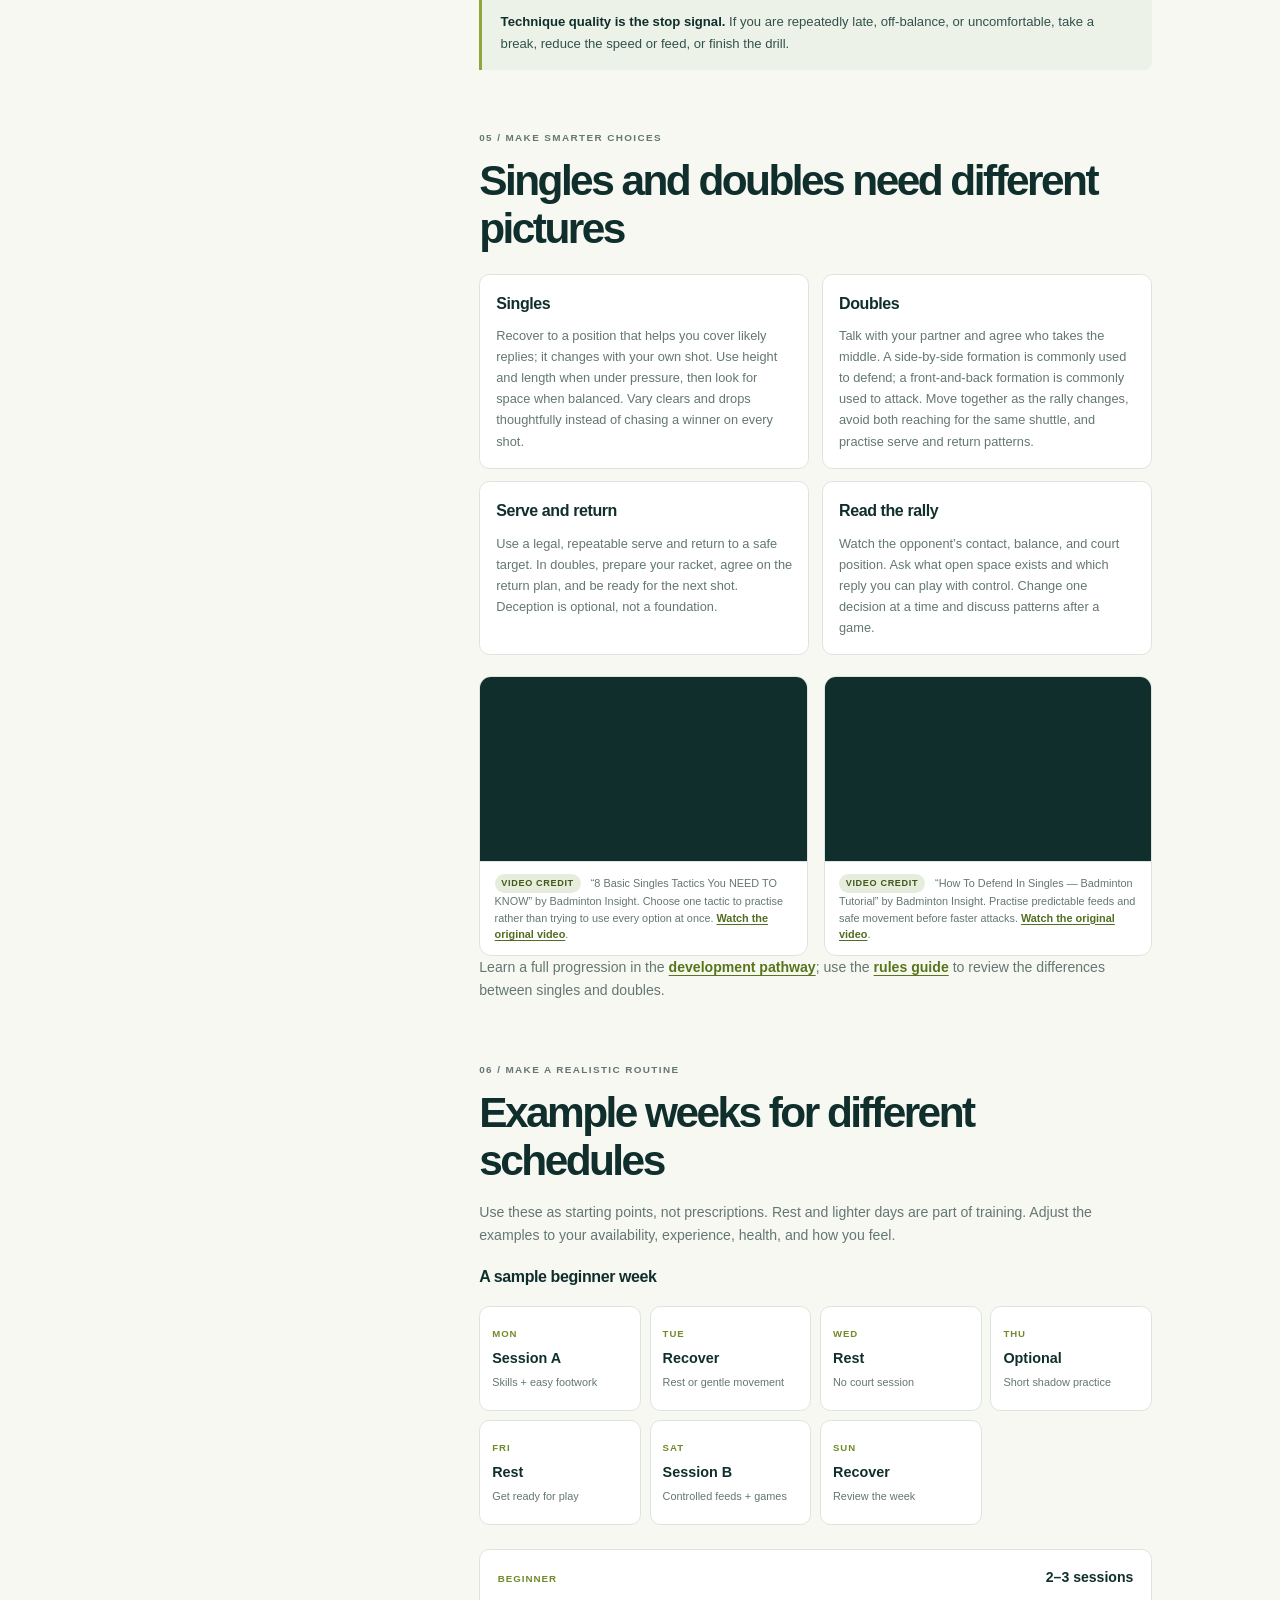
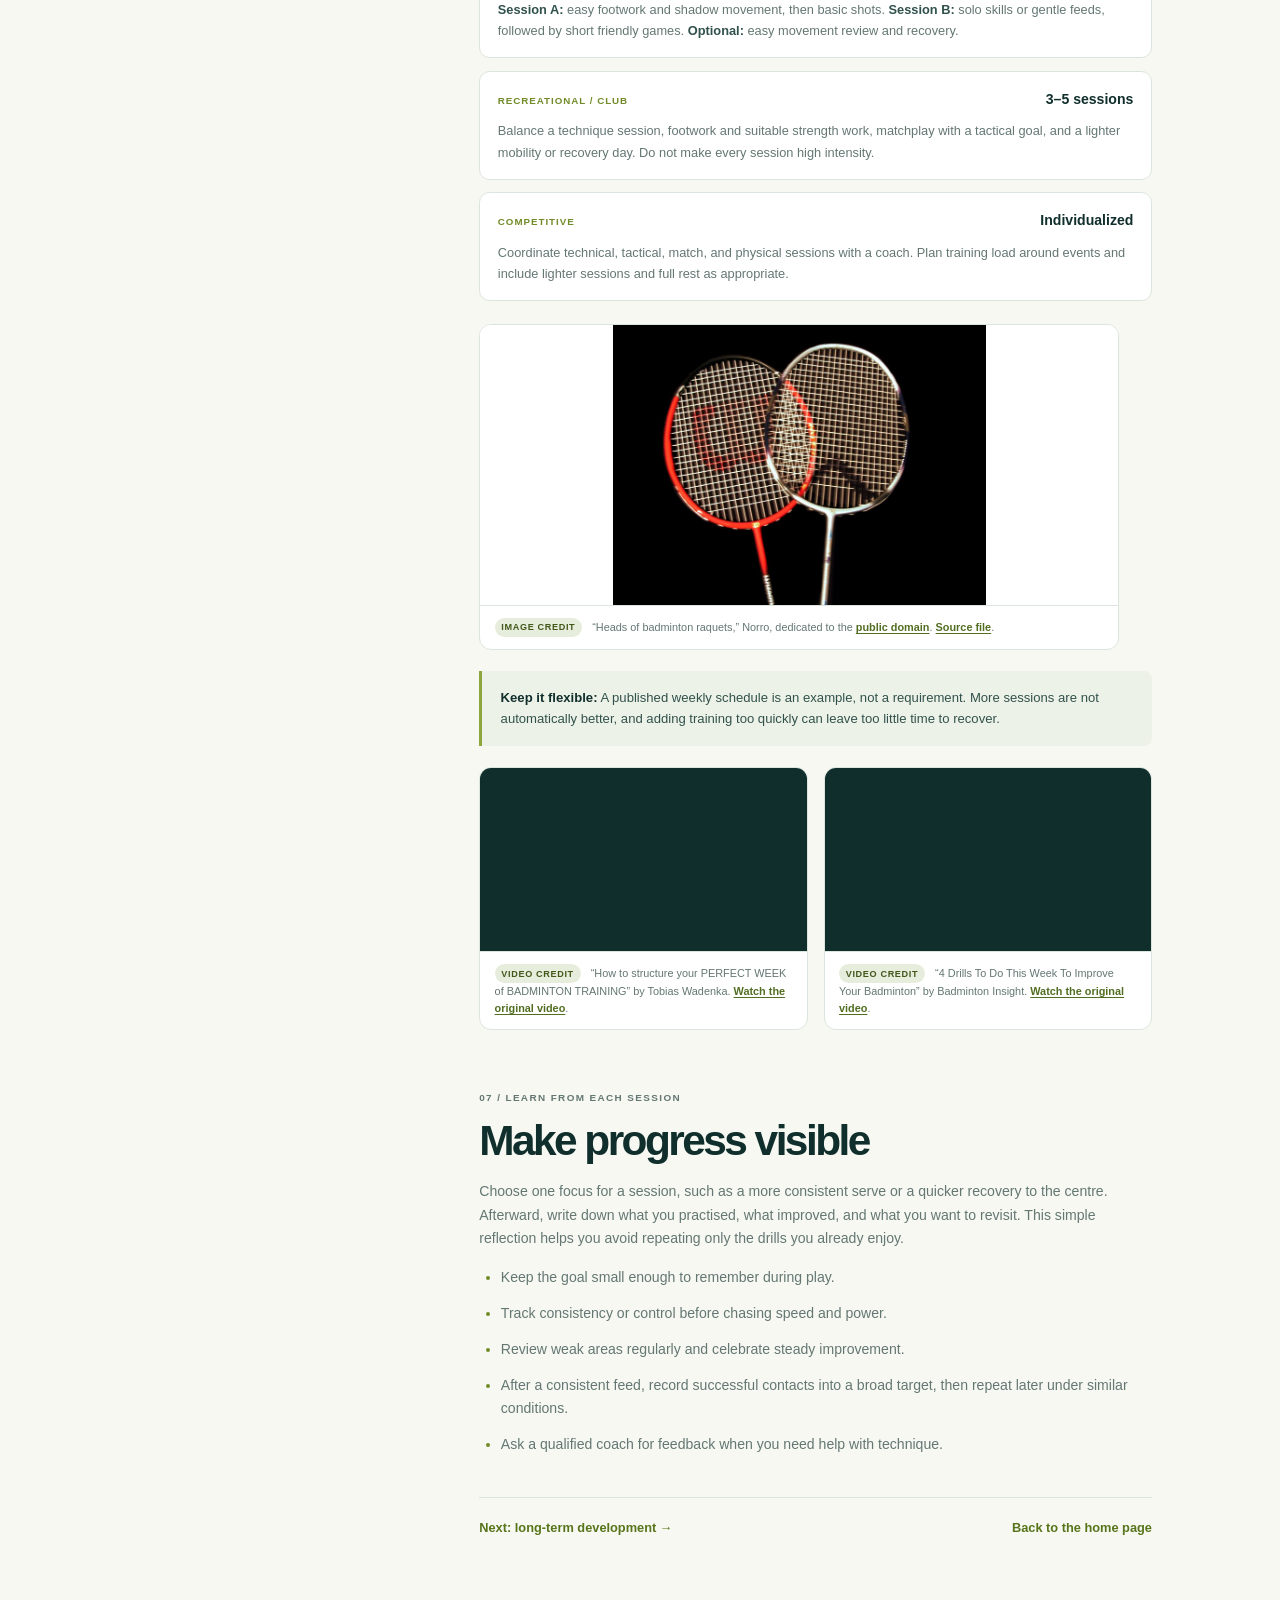
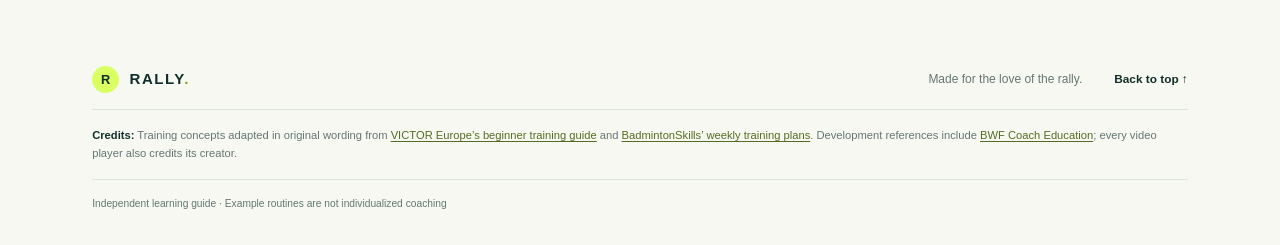
<file: pages/training.html>
<!doctype html>
<html lang="en">
  <head>
    <meta charset="utf-8">
    <meta name="viewport" content="width=device-width, initial-scale=1">
    <meta name="theme-color" content="#102f2c">
    <meta name="description" content="Practical badminton drills and flexible weekly training ideas for beginners, club players, and competitive players.">
    <link rel="icon" href="../favicon.svg" type="image/svg+xml">
    <title>Improve Your Badminton — Rally</title>
    <link rel="stylesheet" href="../assets/css/styles.css">
  </head>
  <body>
    <a class="skip-link" href="#main">Skip to content</a>
    <header class="site-header">
      <a class="brand" href="../index.html" aria-label="Rally badminton guide home"><span class="brand-mark" aria-hidden="true">R</span><span>RALLY<span class="brand-dot">.</span></span></a>
      <nav aria-label="Main navigation">
        <a href="rules.html">Rules</a><a href="training.html" aria-current="page">Training</a><a href="player-plan.html">Player plan</a><a href="pathway.html">Pathway</a><a href="equipment.html">Equipment</a><a href="nutrition.html">Fuel</a><a href="benefits.html">Benefits</a><a href="safety.html">Safety</a>
      </nav>
      <a class="header-cta" href="../index.html#start">Start here <span aria-hidden="true">↗</span></a>
    </header>
    <main id="main">
      <section class="guide-hero">
        <p class="eyebrow"><span class="eyebrow-line"></span> Training / 02</p>
        <h1>Train with purpose.<br><em>Progress at your pace.</em></h1>
        <p>Build from reliable contact and balanced movement to tactical games and competition. Use the progressions and session plans below, then adapt volume and pace to your experience, health, time, and recovery.</p>
        <a class="button button-primary" href="#week-plans">Build a practice week <span aria-hidden="true">↓</span></a>
        <a class="source-link" href="pathway.html">See the long-term development pathway <span aria-hidden="true">→</span></a>
        <a class="source-link" href="player-plan.html">Follow a structured player plan <span aria-hidden="true">→</span></a>
      </section>

      <div class="guide-layout">
        <aside class="guide-toc" aria-label="On this page">
          <strong>ON THIS PAGE</strong>
          <a href="#four-pillars">Four training areas</a><a href="#shot-practice">Stroke practice</a><a href="#footwork-drills">Footwork</a><a href="#practice-sessions">Session plans</a><a href="#tactics">Tactics</a><a href="#week-plans">Weekly plans</a><a href="#track-progress">Track progress</a>
        </aside>
        <article class="guide-content">
          <section id="four-pillars">
            <p class="eyebrow">01 / A balanced game</p>
            <h2>Train more than your favourite shot</h2>
            <p>A rounded player develops technique, movement, physical ability, and experience playing points. Think of these as complementary areas: arriving balanced makes it easier to play a controlled shot, and match practice helps you decide which shot to use.</p>
            <div class="compare-grid">
              <div><h3>Technique</h3><p>Build reliable serves and strokes, then develop accuracy, height, length, pace, and variation.</p></div>
              <div><h3>Movement</h3><p>Practise split steps, first steps, balanced lunges, and recovering toward a ready position.</p></div>
              <div><h3>Physical ability</h3><p>Develop coordination, stamina, strength, and mobility appropriate to your experience and needs.</p></div>
              <div><h3>Experience</h3><p>Play friendly and competitive points to practise decision-making and composure under pressure.</p></div>
            </div>
            <figure class="media-figure">
              <img src="../assets/images/badminton-match.jpg" alt="A player jumps to reach a high shuttle during a badminton match." loading="lazy">
              <figcaption><span class="media-credit-label">IMAGE CREDIT</span> “Badminton at the 2018 Summer Youth Olympics — Boys Quarterfinals,” Marcus Cyron, <a href="https://creativecommons.org/licenses/by-sa/4.0/">CC BY-SA 4.0</a>. Resized for web. <a href="https://commons.wikimedia.org/wiki/File:Badminton_at_the_2018_Summer_Youth_Olympics_%E2%80%93_Boys_Quarterfinals_Nguyen-Shifeng_19.jpg">Source file</a>.</figcaption>
            </figure>
          </section>

          <section id="shot-practice">
            <p class="eyebrow">02 / Build reliable contact</p>
            <h2>Practise the shot, then the choice</h2>
            <p>Common badminton strokes include the serve, clear, drop, smash, drive, net shot, lift, block, and push. Start at a pace where you can repeat the movement cleanly. If you have a partner, take turns feeding a consistent shuttle; solo players can shadow the swing or practise controlled serves.</p>
            <ol class="guide-steps">
              <li><strong>Pick one target.</strong> For example, aim for a high, deep clear or a controlled short serve.</li>
              <li><strong>Repeat with quality.</strong> Use short sets and pause when your technique becomes rushed or uncomfortable.</li>
              <li><strong>Add a movement.</strong> Start from a ready position, move to the shuttle, strike, and recover.</li>
              <li><strong>Vary the situation.</strong> Once consistent, combine two shots or ask a partner to feed to different areas.</li>
            </ol>
            <figure class="media-figure media-figure-compact">
              <img src="../assets/images/badminton-shot-types.png" alt="Badminton court diagram illustrating six shot trajectories: defensive clear, attacking clear, drive, smash, drop, and net drop." loading="lazy">
              <figcaption><span class="media-credit-label">IMAGE CREDIT</span> “Badminton Schlagarten” (badminton shot types), Norro (Arne Nordmann), <a href="https://creativecommons.org/licenses/by-sa/3.0/">CC BY-SA 3.0</a>. Original labels are German; an English shot key appears alongside the image. <a href="https://commons.wikimedia.org/wiki/File:Badminton_Schlagarten.png">Source file</a>.</figcaption>
            </figure>
            <p class="diagram-legend"><strong>Shot-path key:</strong> 1 defensive clear · 2 attacking clear · 3 drive · 4 smash · 5 drop · 6 net drop.</p>
            <div class="guide-callout"><strong>Useful cue:</strong> Arriving early and balanced often gives you more options than trying to hit harder from a poor position.</div>
            <figure class="media-figure media-figure-video">
              <div class="video-frame"><iframe src="https://www.youtube-nocookie.com/embed/xRv1JLg4NMM" title="Forehand clear technique, timing, and power tutorial by Badminton Insight" loading="lazy" allow="accelerometer; clipboard-write; encrypted-media; gyroscope; picture-in-picture; web-share" allowfullscreen></iframe></div>
              <figcaption><span class="media-credit-label">VIDEO CREDIT</span> “Forehand Clear Tutorial — How To Improve Your Technique, Timing and POWER In Badminton!” by Badminton Insight. <a href="https://www.youtube.com/watch?v=xRv1JLg4NMM">Watch the original video</a>.</figcaption>
            </figure>
            <h3>Build the strokes in a useful order</h3>
            <ol class="guide-steps">
              <li><strong>Start close and slow:</strong> practise a comfortable grip change, contact in front where appropriate, and a relaxed follow-through without trying to hit hard.</li>
              <li><strong>Make the shuttle predictable:</strong> use self-feeds, shadow swings, or a partner’s consistent feed. Pause or reset when contact becomes rushed.</li>
              <li><strong>Add one destination:</strong> aim high and deep, softly over the net, or into a broad safe target area before trying to disguise direction.</li>
              <li><strong>Add movement:</strong> begin in a ready position, move to the shot, hit under control, and recover before the next feed.</li>
              <li><strong>Add a choice:</strong> let the feeder vary between two known options and practise reading the shuttle before selecting the stroke.</li>
            </ol>
            <div class="video-grid">
              <figure class="media-figure media-figure-video">
                <div class="video-frame"><iframe src="https://www.youtube-nocookie.com/embed/Q5AY-sNovX4" title="Forehand badminton serve step-by-step by Badminton Insight" loading="lazy" allow="accelerometer; clipboard-write; encrypted-media; gyroscope; picture-in-picture; web-share" allowfullscreen></iframe></div>
                <figcaption><span class="media-credit-label">VIDEO CREDIT</span> “Forehand Serve — A step-by-step guide!” by Badminton Insight. Check the current laws and your event’s service rules. <a href="https://www.youtube.com/watch?v=Q5AY-sNovX4">Watch the original video</a>.</figcaption>
              </figure>
              <figure class="media-figure media-figure-video">
                <div class="video-frame"><iframe src="https://www.youtube-nocookie.com/embed/ZlPxYx7VRGA" title="Backhand badminton serve step-by-step by Badminton Insight" loading="lazy" allow="accelerometer; clipboard-write; encrypted-media; gyroscope; picture-in-picture; web-share" allowfullscreen></iframe></div>
                <figcaption><span class="media-credit-label">VIDEO CREDIT</span> “Backhand Serve — Step-By-Step Tutorial!” by Badminton Insight. Practise a legal, repeatable serve before adding deception. <a href="https://www.youtube.com/watch?v=ZlPxYx7VRGA">Watch the original video</a>.</figcaption>
              </figure>
              <figure class="media-figure media-figure-video">
                <div class="video-frame"><iframe src="https://www.youtube-nocookie.com/embed/F7Clf4SnTlI" title="Backhand drop, clear, and smash technique by Badminton Insight" loading="lazy" allow="accelerometer; clipboard-write; encrypted-media; gyroscope; picture-in-picture; web-share" allowfullscreen></iframe></div>
                <figcaption><span class="media-credit-label">VIDEO CREDIT</span> “How To Play A Backhand — Backhand Drop, Clear and Smash!” by Badminton Insight. Learn the movement gradually with a coach if the stroke is uncomfortable. <a href="https://www.youtube.com/watch?v=F7Clf4SnTlI">Watch the original video</a>.</figcaption>
              </figure>
              <figure class="media-figure media-figure-video">
                <div class="video-frame"><iframe src="https://www.youtube-nocookie.com/embed/doV0m6MNTCo" title="Doubles net shot tutorial by Badminton Insight" loading="lazy" allow="accelerometer; clipboard-write; encrypted-media; gyroscope; picture-in-picture; web-share" allowfullscreen></iframe></div>
                <figcaption><span class="media-credit-label">VIDEO CREDIT</span> “How To Hit A Perfect Doubles Net Shot EVERY TIME” by Badminton Insight. Use a gentle feed first; sharp net play is not needed for a beginner. <a href="https://www.youtube.com/watch?v=doV0m6MNTCo">Watch the original video</a>.</figcaption>
              </figure>
              <figure class="media-figure media-figure-video">
                <div class="video-frame"><iframe src="https://www.youtube-nocookie.com/embed/u--taRfMoTs" title="Badminton drop shot technique and practice by Badminton Insight" loading="lazy" allow="accelerometer; clipboard-write; encrypted-media; gyroscope; picture-in-picture; web-share" allowfullscreen></iframe></div>
                <figcaption><span class="media-credit-label">VIDEO CREDIT</span> “Drop Shot Tutorial — Technique and Practices!” by Badminton Insight. Begin with controlled contact and a gentle feed before adding speed or movement. <a href="https://www.youtube.com/watch?v=u--taRfMoTs">Watch the original video</a>.</figcaption>
              </figure>
              <figure class="media-figure media-figure-video">
                <div class="video-frame"><iframe src="https://www.youtube-nocookie.com/embed/H7kpZ9inc10" title="Badminton smash timing and power tutorial by Badminton Insight" loading="lazy" allow="accelerometer; clipboard-write; encrypted-media; gyroscope; picture-in-picture; web-share" allowfullscreen></iframe></div>
                <figcaption><span class="media-credit-label">VIDEO CREDIT</span> “Badminton SMASH Tutorial — Improve Your POWER and Timing!” by Badminton Insight. Establish comfortable overhead technique and landing control before practising a hard or jumping smash. <a href="https://www.youtube.com/watch?v=H7kpZ9inc10">Watch the original video</a>.</figcaption>
              </figure>
            </div>
          </section>

          <section id="footwork-drills">
            <p class="eyebrow">03 / Move with control</p>
            <h2>Three no-fuss footwork drills</h2>
            <div class="drill-list">
              <article><span>DRILL 01</span><h3>Six-corner shadow</h3><p>From the centre, move without a shuttle to six imagined corners: front left and right, midcourt left and right, and rear left and right. Return to a balanced ready position after each move. Start slowly and keep the range comfortable.</p></article>
              <article><span>DRILL 02</span><h3>Split step & recover</h3><p>Practise a small split step, one controlled movement toward a target, then a return to the ready position. Focus on timing and balance, not speed.</p></article>
              <article><span>DRILL 03</span><h3>Feed and recover</h3><p>With a partner, use gentle feeds to one or two corners. Play a controlled return and reset. Add more directions only when the movement remains safe and tidy.</p></article>
            </div>
            <figure class="media-figure media-figure-compact">
              <img src="../assets/images/six-corner-footwork.svg" alt="Half-court footwork diagram: six numbered targets at the front, middle, and rear, on both sides, with arrows from the ready base." loading="lazy">
              <figcaption><span class="media-credit-label">ORIGINAL DIAGRAM</span> A guide to the six movement targets. Move to one target, then recover to the ready base before starting the next repetition.</figcaption>
            </figure>
            <div class="video-grid">
              <figure class="media-figure media-figure-video">
                <div class="video-frame"><iframe src="https://www.youtube-nocookie.com/embed/jF0xTdPpqyc" title="Five tips to improve badminton footwork by Badminton Insight" loading="lazy" allow="accelerometer; clipboard-write; encrypted-media; gyroscope; picture-in-picture; web-share" allowfullscreen></iframe></div>
                <figcaption><span class="media-credit-label">VIDEO CREDIT</span> “5 Tips To Improve Your Footwork In Badminton!” by Badminton Insight. <a href="https://www.youtube.com/watch?v=jF0xTdPpqyc">Watch the original video</a>.</figcaption>
              </figure>
              <figure class="media-figure media-figure-video">
                <div class="video-frame"><iframe src="https://www.youtube-nocookie.com/embed/gy4YZS5tGxE" title="Badminton split-step tutorial by Badminton Insight" loading="lazy" allow="accelerometer; clipboard-write; encrypted-media; gyroscope; picture-in-picture; web-share" allowfullscreen></iframe></div>
                <figcaption><span class="media-credit-label">VIDEO CREDIT</span> “Badminton Footwork — The Split Step” by Badminton Insight. <a href="https://www.youtube.com/watch?v=gy4YZS5tGxE">Watch the original video</a>.</figcaption>
              </figure>
              <figure class="media-figure media-figure-video">
                <div class="video-frame"><iframe src="https://www.youtube-nocookie.com/embed/d4QJMcvGfAc" title="Eight half-court badminton training exercises by Badminton Insight" loading="lazy" allow="accelerometer; clipboard-write; encrypted-media; gyroscope; picture-in-picture; web-share" allowfullscreen></iframe></div>
                <figcaption><span class="media-credit-label">VIDEO CREDIT</span> “Badminton Training On A Half-Court — 8 Exercises To Improve Your Game!” by Badminton Insight. <a href="https://www.youtube.com/watch?v=d4QJMcvGfAc">Watch the original video</a>.</figcaption>
              </figure>
              <figure class="media-figure media-figure-video">
                <div class="video-frame"><iframe src="https://www.youtube-nocookie.com/embed/fBa08o5GEqw" title="Four-corner badminton footwork tutorial by Badminton Insight" loading="lazy" allow="accelerometer; clipboard-write; encrypted-media; gyroscope; picture-in-picture; web-share" allowfullscreen></iframe></div>
                <figcaption><span class="media-credit-label">VIDEO CREDIT</span> “4 Corner Footwork — A Step-By-Step Badminton Tutorial!” by Badminton Insight. Start with a comfortable range and recover with balance. <a href="https://www.youtube.com/watch?v=fBa08o5GEqw">Watch the original video</a>.</figcaption>
              </figure>
            </div>
          </section>

          <section id="practice-sessions">
            <p class="eyebrow">04 / A repeatable practice</p>
            <h2>Session blueprints you can adapt</h2>
            <p>These are examples, not mandatory workloads. Shorten a session when you are new, tired, returning from a break, or learning a difficult movement. Leave time to rest between quality repetitions.</p>
            <h3>Beginner court session · about 45–60 minutes</h3>
            <ol class="guide-steps">
              <li><strong>Prepare · 8–10 minutes:</strong> easy movement, dynamic mobility that feels comfortable, controlled shadow footwork, and gentle racket contact. See the <a href="safety.html#warm-up">warm-up guide</a>.</li>
              <li><strong>One stroke · 10–15 minutes:</strong> use a predictable feed for an easy clear, serve, or net shot. Start close; aim for clean contact and a broad target rather than power.</li>
              <li><strong>Movement · 8–12 minutes:</strong> shadow two or three court corners with a reset between repetitions. Stop while balance and coordination remain tidy.</li>
              <li><strong>Play · 10–15 minutes:</strong> rally cooperatively or play short points with one simple goal, such as a legal serve or recovering after each shot.</li>
              <li><strong>Finish · 3–5 minutes:</strong> easy movement, comfortable fluids, and a brief note about what to repeat next time.</li>
            </ol>
            <h3>Short practice · about 25–30 minutes</h3>
            <p>Warm up comfortably, choose one stroke or serve, do a few high-quality sets with rests, finish with a low-pressure target game, then cool down. A short focused practice is preferable to rushing every skill into one tired session.</p>
            <div class="guide-callout"><strong>Technique quality is the stop signal.</strong> If you are repeatedly late, off-balance, or uncomfortable, take a break, reduce the speed or feed, or finish the drill.</div>
          </section>

          <section id="tactics">
            <p class="eyebrow">05 / Make smarter choices</p>
            <h2>Singles and doubles need different pictures</h2>
            <div class="compare-grid">
              <div><h3>Singles</h3><p>Recover to a position that helps you cover likely replies; it changes with your own shot. Use height and length when under pressure, then look for space when balanced. Vary clears and drops thoughtfully instead of chasing a winner on every shot.</p></div>
              <div><h3>Doubles</h3><p>Talk with your partner and agree who takes the middle. A side-by-side formation is commonly used to defend; a front-and-back formation is commonly used to attack. Move together as the rally changes, avoid both reaching for the same shuttle, and practise serve and return patterns.</p></div>
              <div><h3>Serve and return</h3><p>Use a legal, repeatable serve and return to a safe target. In doubles, prepare your racket, agree on the return plan, and be ready for the next shot. Deception is optional, not a foundation.</p></div>
              <div><h3>Read the rally</h3><p>Watch the opponent’s contact, balance, and court position. Ask what open space exists and which reply you can play with control. Change one decision at a time and discuss patterns after a game.</p></div>
            </div>
            <div class="video-grid">
              <figure class="media-figure media-figure-video">
                <div class="video-frame"><iframe src="https://www.youtube-nocookie.com/embed/LewjrBRG7Ws" title="Eight basic badminton singles tactics by Badminton Insight" loading="lazy" allow="accelerometer; clipboard-write; encrypted-media; gyroscope; picture-in-picture; web-share" allowfullscreen></iframe></div>
                <figcaption><span class="media-credit-label">VIDEO CREDIT</span> “8 Basic Singles Tactics You NEED TO KNOW” by Badminton Insight. Choose one tactic to practise rather than trying to use every option at once. <a href="https://www.youtube.com/watch?v=LewjrBRG7Ws">Watch the original video</a>.</figcaption>
              </figure>
              <figure class="media-figure media-figure-video">
                <div class="video-frame"><iframe src="https://www.youtube-nocookie.com/embed/wzpn4DC4Z-k" title="Badminton singles defence tutorial by Badminton Insight" loading="lazy" allow="accelerometer; clipboard-write; encrypted-media; gyroscope; picture-in-picture; web-share" allowfullscreen></iframe></div>
                <figcaption><span class="media-credit-label">VIDEO CREDIT</span> “How To Defend In Singles — Badminton Tutorial” by Badminton Insight. Practise predictable feeds and safe movement before faster attacks. <a href="https://www.youtube.com/watch?v=wzpn4DC4Z-k">Watch the original video</a>.</figcaption>
              </figure>
            </div>
            <p>Learn a full progression in the <a href="pathway.html#match-learning">development pathway</a>; use the <a href="rules.html#singles-doubles">rules guide</a> to review the differences between singles and doubles.</p>
          </section>

          <section id="week-plans">
            <p class="eyebrow">06 / Make a realistic routine</p>
            <h2>Example weeks for different schedules</h2>
            <p>Use these as starting points, not prescriptions. Rest and lighter days are part of training. Adjust the examples to your availability, experience, health, and how you feel.</p>
            <h3>A sample beginner week</h3>
            <ol class="week-map" aria-label="Example week with two badminton sessions and recovery days">
              <li><span>MON</span><strong>Session A</strong><small>Skills + easy footwork</small></li>
              <li><span>TUE</span><strong>Recover</strong><small>Rest or gentle movement</small></li>
              <li><span>WED</span><strong>Rest</strong><small>No court session</small></li>
              <li><span>THU</span><strong>Optional</strong><small>Short shadow practice</small></li>
              <li><span>FRI</span><strong>Rest</strong><small>Get ready for play</small></li>
              <li><span>SAT</span><strong>Session B</strong><small>Controlled feeds + games</small></li>
              <li><span>SUN</span><strong>Recover</strong><small>Review the week</small></li>
            </ol>
            <div class="schedule-list">
              <article><div><span>BEGINNER</span><strong>2–3 sessions</strong></div><p><b>Session A:</b> easy footwork and shadow movement, then basic shots. <b>Session B:</b> solo skills or gentle feeds, followed by short friendly games. <b>Optional:</b> easy movement review and recovery.</p></article>
              <article><div><span>RECREATIONAL / CLUB</span><strong>3–5 sessions</strong></div><p>Balance a technique session, footwork and suitable strength work, matchplay with a tactical goal, and a lighter mobility or recovery day. Do not make every session high intensity.</p></article>
              <article><div><span>COMPETITIVE</span><strong>Individualized</strong></div><p>Coordinate technical, tactical, match, and physical sessions with a coach. Plan training load around events and include lighter sessions and full rest as appropriate.</p></article>
            </div>
            <figure class="media-figure media-figure-compact">
              <img src="../assets/images/racket-heads.jpg" alt="Two badminton rackets with their strings visible." loading="lazy">
              <figcaption><span class="media-credit-label">IMAGE CREDIT</span> “Heads of badminton raquets,” Norro, dedicated to the <a href="https://creativecommons.org/publicdomain/zero/1.0/">public domain</a>. <a href="https://commons.wikimedia.org/wiki/File:Heads_of_badminton_raquets.jpg">Source file</a>.</figcaption>
            </figure>
            <div class="guide-callout"><strong>Keep it flexible:</strong> A published weekly schedule is an example, not a requirement. More sessions are not automatically better, and adding training too quickly can leave too little time to recover.</div>
            <div class="video-grid">
              <figure class="media-figure media-figure-video">
                <div class="video-frame"><iframe src="https://www.youtube-nocookie.com/embed/f9m_9FkVj5s" title="How to structure a week of badminton training by Tobias Wadenka" loading="lazy" allow="accelerometer; clipboard-write; encrypted-media; gyroscope; picture-in-picture; web-share" allowfullscreen></iframe></div>
                <figcaption><span class="media-credit-label">VIDEO CREDIT</span> “How to structure your PERFECT WEEK of BADMINTON TRAINING” by Tobias Wadenka. <a href="https://www.youtube.com/watch?v=f9m_9FkVj5s">Watch the original video</a>.</figcaption>
              </figure>
              <figure class="media-figure media-figure-video">
                <div class="video-frame"><iframe src="https://www.youtube-nocookie.com/embed/WKU7w3AoTyw" title="Four badminton drills to practise this week by Badminton Insight" loading="lazy" allow="accelerometer; clipboard-write; encrypted-media; gyroscope; picture-in-picture; web-share" allowfullscreen></iframe></div>
                <figcaption><span class="media-credit-label">VIDEO CREDIT</span> “4 Drills To Do This Week To Improve Your Badminton” by Badminton Insight. <a href="https://www.youtube.com/watch?v=WKU7w3AoTyw">Watch the original video</a>.</figcaption>
              </figure>
            </div>
          </section>

          <section id="track-progress">
            <p class="eyebrow">07 / Learn from each session</p>
            <h2>Make progress visible</h2>
            <p>Choose one focus for a session, such as a more consistent serve or a quicker recovery to the centre. Afterward, write down what you practised, what improved, and what you want to revisit. This simple reflection helps you avoid repeating only the drills you already enjoy.</p>
            <ul class="guide-bullets"><li>Keep the goal small enough to remember during play.</li><li>Track consistency or control before chasing speed and power.</li><li>Review weak areas regularly and celebrate steady improvement.</li><li>After a consistent feed, record successful contacts into a broad target, then repeat later under similar conditions.</li><li>Ask a qualified coach for feedback when you need help with technique.</li></ul>
          </section>
          <nav class="guide-next" aria-label="Continue exploring"><a href="pathway.html">Next: long-term development <span aria-hidden="true">→</span></a><a href="../index.html">Back to the home page</a></nav>
        </article>
      </div>
    </main>
    <footer class="site-footer">
      <a class="brand brand-footer" href="../index.html"><span class="brand-mark" aria-hidden="true">R</span><span>RALLY<span class="brand-dot">.</span></span></a>
      <p>Made for the love of the rally.</p><a href="#main">Back to top ↑</a>
      <div class="footer-credits"><strong>Credits:</strong> Training concepts adapted in original wording from <a href="https://www.victor-europe.com/blog/article/training-guide-for-badminton-beginners-part1">VICTOR Europe’s beginner training guide</a> and <a href="https://badmintonskills.com/badminton-training-plans-how-to-structure-your-week-for-maximum-progress/">BadmintonSkills’ weekly training plans</a>. Development references include <a href="https://development.bwfbadminton.com/coaches/">BWF Coach Education</a>; every video player also credits its creator.</div>
      <small>Independent learning guide · Example routines are not individualized coaching</small>
    </footer>
  </body>
</html>
</file>
<file: assets/css/styles.css>
:root {
  color-scheme: light;
  --ink: #102f2c;
  --ink-soft: #31514c;
  --muted: #647773;
  --paper: #f7f8f2;
  --white: #fff;
  --line: #dce5dd;
  --lime: #d9ff63;
  --orange: #ff7653;
  --dark: #102f2c;
  --display: "Arial", "Helvetica Neue", sans-serif;
  --body: "Segoe UI", "Helvetica Neue", Arial, sans-serif;
}

* {
  box-sizing: border-box;
}

html {
  scroll-behavior: smooth;
  scroll-padding-top: 5.5rem;
}

body {
  margin: 0;
  background: var(--paper);
  color: var(--ink);
  font-family: var(--body);
  font-size: 16px;
  line-height: 1.65;
  -webkit-font-smoothing: antialiased;
}

a {
  color: inherit;
}

a:focus-visible {
  outline: 3px solid var(--orange);
  outline-offset: 4px;
  border-radius: 3px;
}

.skip-link {
  position: absolute;
  z-index: 20;
  top: 0.75rem;
  left: 0.75rem;
  transform: translateY(-160%);
  border-radius: 0.35rem;
  background: var(--white);
  padding: 0.7rem 1rem;
  font-weight: 700;
}

.skip-link:focus {
  transform: translateY(0);
}

.site-header {
  position: relative;
  z-index: 2;
  display: flex;
  min-height: 82px;
  align-items: center;
  justify-content: space-between;
  gap: 2rem;
  padding: 0 7.2%;
  background: var(--paper);
}

.brand {
  display: inline-flex;
  align-items: center;
  gap: 0.65rem;
  color: var(--ink);
  font-family: var(--display);
  font-size: 1.1rem;
  font-weight: 800;
  letter-spacing: 0.1em;
  text-decoration: none;
}

.brand-mark {
  display: grid;
  width: 31px;
  height: 31px;
  place-items: center;
  border-radius: 50%;
  background: var(--lime);
  font-size: 0.92rem;
  letter-spacing: 0;
}

.brand-dot {
  color: #82a51f;
}

.site-header nav {
  display: flex;
  align-items: center;
  gap: clamp(0.7rem, 1.3vw, 1.25rem);
}

.site-header nav a,
.header-cta {
  color: var(--ink-soft);
  font-size: 0.78rem;
  font-weight: 600;
  text-decoration: none;
}

.site-header nav a:hover,
.text-link:hover,
.site-footer > a:last-of-type:hover {
  color: #6b8f13;
}

.header-cta {
  border: 1px solid var(--line);
  border-radius: 3rem;
  padding: 0.7rem 1.15rem;
}

.header-cta span {
  margin-left: 0.45rem;
}

.hero {
  display: grid;
  min-height: 590px;
  grid-template-columns: minmax(0, 0.93fr) minmax(390px, 1.07fr);
  align-items: center;
  gap: 3rem;
  padding: 4.5rem 7.2% 5rem;
}

.hero-copy {
  max-width: 550px;
  padding: 1rem 0 1.5rem;
}

.eyebrow {
  display: flex;
  align-items: center;
  gap: 0.7rem;
  margin: 0 0 1.1rem;
  color: #667a2e;
  font-size: 0.68rem;
  font-weight: 700;
  letter-spacing: 0.14em;
  line-height: 1.4;
  text-transform: uppercase;
}

.eyebrow-line {
  width: 25px;
  height: 1px;
  background: currentColor;
}

h1,
h2,
h3,
h4,
p {
  margin-top: 0;
}

h1,
h2 {
  font-family: var(--display);
  letter-spacing: -0.065em;
}

h1 {
  margin-bottom: 1.35rem;
  font-size: clamp(3.55rem, 6.7vw, 6rem);
  font-weight: 600;
  line-height: 0.99;
}

h1 em,
h2 em,
.weekly-heading h3 em {
  color: #7c9f25;
  font-style: normal;
}

.hero-intro {
  max-width: 460px;
  margin-bottom: 1.8rem;
  color: var(--muted);
  font-size: 1.02rem;
  line-height: 1.8;
}

.hero-actions {
  display: flex;
  flex-wrap: wrap;
  align-items: center;
  gap: 1.5rem;
}

.button {
  display: inline-flex;
  min-height: 50px;
  align-items: center;
  justify-content: center;
  gap: 1rem;
  border-radius: 3rem;
  padding: 0.8rem 1.35rem;
  font-size: 0.83rem;
  font-weight: 700;
  text-decoration: none;
  transition: transform 160ms ease, background-color 160ms ease;
}

.button:hover {
  transform: translateY(-2px);
}

.button-primary {
  background: var(--ink);
  color: var(--white);
}

.button-primary:hover {
  background: #1d4943;
}

.text-link {
  font-size: 0.81rem;
  font-weight: 700;
  text-decoration: none;
}

.text-link span {
  margin-left: 0.35rem;
}

.hero-note {
  display: flex;
  align-items: center;
  gap: 0.55rem;
  margin: 2rem 0 0;
  color: var(--muted);
  font-size: 0.72rem;
}

.status-dot {
  width: 8px;
  height: 8px;
  border-radius: 50%;
  background: #8fb337;
}

.hero-art {
  position: relative;
  min-height: 420px;
  overflow: hidden;
  border-radius: 45% 45% 1.2rem 1.2rem;
  background:
    radial-gradient(ellipse at 74% 23%, rgb(217 255 99 / 40%), transparent 26%),
    linear-gradient(142deg, #cce4a6 0%, #96b879 35%, #527d66 100%);
  isolation: isolate;
}

.hero-art {
  margin: 0;
}

.hero-photo {
  position: absolute;
  inset: 0;
  width: 100%;
  height: 100%;
  object-fit: cover;
  opacity: 0.42;
  mix-blend-mode: multiply;
}

.hero-art::before {
  position: absolute;
  inset: 0;
  z-index: -1;
  background: linear-gradient(125deg, transparent 37%, rgb(16 47 44 / 13%) 38%, transparent 64%);
  content: "";
}

.court {
  position: absolute;
  top: 20%;
  left: 23%;
  width: 68%;
  height: 60%;
  transform: rotate(-24deg) skewY(-2deg);
  border: 2px solid rgb(255 255 255 / 84%);
}

.court-back {
  left: 15%;
  width: 77%;
  height: 73%;
  border-color: rgb(16 47 44 / 33%);
}

.court-front {
  background: linear-gradient(145deg, rgb(217 255 99 / 16%), rgb(16 47 44 / 11%));
}

.net {
  position: absolute;
  top: 49%;
  left: 19%;
  width: 75%;
  transform: rotate(-24deg);
  border-top: 2px dashed rgb(255 255 255 / 86%);
}

.court-line {
  position: absolute;
  z-index: 1;
  background: rgb(255 255 255 / 75%);
}

.line-mid {
  top: 49%;
  left: 55%;
  width: 1px;
  height: 38%;
  transform: rotate(-24deg);
}

.line-short {
  top: 37%;
  left: 27%;
  width: 58%;
  transform: rotate(-24deg);
  border-top: 1px solid rgb(255 255 255 / 72%);
}

.line-side {
  top: 62%;
  left: 26%;
  width: 57%;
  transform: rotate(-24deg);
  border-top: 1px solid rgb(255 255 255 / 72%);
}

.shuttle {
  position: absolute;
  top: 27%;
  left: 62%;
  width: 94px;
  height: 112px;
  transform: rotate(27deg);
  filter: drop-shadow(7px 12px 8px rgb(16 47 44 / 22%));
}

.shuttle-feather {
  position: absolute;
  top: 0;
  left: 35px;
  width: 23px;
  height: 79px;
  transform-origin: 50% 88%;
  border: 2px solid #fffde9;
  border-radius: 95% 95% 12% 12%;
  background: linear-gradient(90deg, #eaf3d6, #fffef4 48%, #d7e5c4);
}

.feather-one {
  transform: rotate(-35deg);
}

.feather-two {
  transform: rotate(-12deg);
}

.feather-three {
  transform: rotate(12deg);
}

.feather-four {
  transform: rotate(35deg);
}

.shuttle-cork {
  position: absolute;
  top: 70px;
  left: 35px;
  width: 24px;
  height: 36px;
  border-radius: 35% 35% 48% 48%;
  background: linear-gradient(90deg, #f8d7a2, #fff2c9 55%, #eebc7a);
}

.art-label {
  position: absolute;
  right: 2rem;
  bottom: 3.5rem;
  color: white;
  font-size: 0.66rem;
  font-weight: 700;
  letter-spacing: 0.14em;
}

.art-label span {
  margin-right: 0.55rem;
  color: var(--lime);
}

.art-spark {
  position: absolute;
  color: var(--lime);
  font-size: 1.5rem;
}

.spark-one {
  top: 18%;
  right: 14%;
}

.spark-two {
  bottom: 24%;
  left: 13%;
  color: white;
  font-size: 0.9rem;
}

.hero-photo-credit {
  position: absolute;
  right: 0;
  bottom: 0;
  left: 0;
  z-index: 2;
  margin: 0;
  background: rgb(16 47 44 / 88%);
  padding: 0.55rem 0.9rem;
  color: white;
  font-size: 0.61rem;
  line-height: 1.5;
}

.hero-photo-credit a {
  color: var(--lime);
  text-underline-offset: 2px;
}

.media-figure {
  overflow: hidden;
  margin: 1.4rem 0 0;
  border: 1px solid var(--line);
  border-radius: 0.75rem;
  background: white;
}

.media-figure > img,
.media-figure > video {
  display: block;
  width: 100%;
  max-height: 420px;
  background: #fff;
}

.media-figure > img {
  height: auto;
  object-fit: cover;
}

.media-figure-compact > img {
  max-height: 280px;
  object-fit: contain;
}

.media-figure > video {
  height: auto;
}

.media-figure-video .video-frame {
  aspect-ratio: 16 / 9;
  background: var(--dark);
}

.media-figure-video iframe {
  display: block;
  width: 100%;
  height: 100%;
  border: 0;
}

.media-figure-video iframe:focus-visible {
  outline: 3px solid #718b29;
  outline-offset: -3px;
}

.media-figure figcaption {
  border-top: 1px solid var(--line);
  padding: 0.75rem 0.9rem;
  color: var(--muted);
  font-size: 0.68rem;
  line-height: 1.55;
}

.media-figure figcaption a {
  color: #526e22;
  font-weight: 600;
  text-decoration-thickness: 1px;
  text-underline-offset: 2px;
}

.media-credit-label {
  display: inline-block;
  margin-right: 0.45rem;
  border-radius: 2rem;
  background: #e7eddc;
  padding: 0.15rem 0.42rem;
  color: #42581b;
  font-size: 0.57rem;
  font-weight: 800;
  letter-spacing: 0.07em;
  vertical-align: 0.06rem;
}

.media-figure-compact {
  max-width: 640px;
}

.video-grid {
  display: grid;
  grid-template-columns: repeat(2, minmax(0, 1fr));
  gap: 1rem;
  margin-top: 1.2rem;
}

.video-grid .media-figure {
  margin: 0;
}

.diagram-legend {
  margin: 0.65rem 0 1rem;
  border-left: 3px solid #8da73c;
  background: #edf2e8;
  padding: 0.7rem 0.9rem;
  font-size: 0.78rem !important;
}

.diagram-legend strong {
  color: var(--ink);
}

.media-figure-benefit {
  align-self: start;
  margin: 0;
}

.media-figure-benefit figcaption {
  border-color: #dce5dd;
  background: white;
}

.intro-strip {
  display: flex;
  min-height: 90px;
  align-items: center;
  justify-content: space-between;
  gap: 1.5rem;
  border-top: 1px solid var(--line);
  border-bottom: 1px solid var(--line);
  padding: 1rem 7.2%;
}

.intro-strip > p {
  margin: 0;
  color: var(--muted);
  font-size: 0.65rem;
  font-weight: 700;
  letter-spacing: 0.12em;
}

.intro-strip > a {
  font-family: var(--display);
  font-size: 0.91rem;
  font-weight: 700;
  text-decoration: none;
}

.intro-strip > a:hover {
  color: #6b8f13;
}

.strip-number {
  margin-right: 0.6rem;
  color: #82934e;
  font-family: var(--body);
  font-size: 0.66rem;
  font-weight: 700;
}

.section {
  padding: 7rem 7.2%;
}

.section-heading {
  display: flex;
  align-items: end;
  justify-content: space-between;
  gap: 3rem;
  margin-bottom: 3.2rem;
}

.section-heading h2,
.benefit-copy h2,
.sources-heading h2 {
  margin-bottom: 0;
  font-size: clamp(2.6rem, 4.8vw, 4.25rem);
  font-weight: 600;
  line-height: 1.05;
}

.section-lead {
  max-width: 370px;
  margin: 0 0 0.35rem;
  color: var(--muted);
  font-size: 0.93rem;
}

.rule-grid {
  display: grid;
  grid-template-columns: repeat(4, minmax(0, 1fr));
  gap: 1px;
  overflow: hidden;
  border: 1px solid var(--line);
  border-radius: 1rem;
  background: var(--line);
}

.rule-card {
  min-height: 280px;
  padding: 1.55rem;
  background: #fff;
}

.rule-card-score {
  background: var(--ink);
  color: white;
}

.card-index {
  color: #85928c;
  font-size: 0.62rem;
  font-weight: 700;
  letter-spacing: 0.11em;
}

.rule-card-score .card-index {
  color: #d3e2d5;
}

.big-number {
  display: block;
  margin: 0.65rem 0 0;
  color: var(--lime);
  font-family: var(--display);
  font-size: 4.5rem;
  font-weight: 700;
  letter-spacing: -0.09em;
  line-height: 1.1;
}

.rule-icon {
  display: block;
  height: 5.5rem;
  padding-top: 0.3rem;
  color: #8aa331;
  font-family: var(--display);
  font-size: 3.5rem;
  font-weight: 500;
  line-height: 1.35;
}

.rule-icon-court {
  font-size: 3rem;
}

.rule-card h3,
.pillar h3,
.safety-grid h3 {
  margin: 0.4rem 0 0.65rem;
  font-family: var(--display);
  font-size: 1.1rem;
  letter-spacing: -0.035em;
}

.rule-card p {
  margin-bottom: 0;
  color: var(--muted);
  font-size: 0.79rem;
  line-height: 1.75;
}

.rule-card-score p {
  color: #dae6dc;
}

.rules-note {
  max-width: 870px;
  margin: 1.5rem 0 0.7rem;
  color: var(--ink-soft);
  font-size: 0.82rem;
}

.source-link {
  display: inline-block;
  margin-top: 0.8rem;
  color: #627c1e;
  font-size: 0.79rem;
  font-weight: 700;
  text-decoration-thickness: 1px;
  text-underline-offset: 3px;
}

.source-link span {
  margin-left: 0.3rem;
}

.fine-print {
  margin: 0.7rem 0 0;
  color: #71817b;
  font-size: 0.72rem;
}

.improve-section {
  background: #edf2e8;
}

.pillars {
  display: grid;
  grid-template-columns: repeat(3, minmax(0, 1fr));
  gap: 2rem;
}

.pillar {
  position: relative;
  min-height: 265px;
  border-top: 1px solid #cbd6c8;
  padding: 1.45rem 0.4rem 1.4rem 0;
}

.pillar-number {
  position: absolute;
  top: 1.6rem;
  right: 0;
  color: #829076;
  font-size: 0.69rem;
  font-weight: 700;
}

.pillar-icon {
  display: grid;
  width: 47px;
  height: 47px;
  place-items: center;
  border: 1px solid #cbd6c8;
  border-radius: 50%;
  color: #718b29;
  font-size: 1.8rem;
}

.pillar h3 {
  margin-top: 1.45rem;
  font-size: 1.25rem;
}

.pillar p {
  max-width: 345px;
  margin-bottom: 0;
  color: var(--muted);
  font-size: 0.83rem;
}

.weekly-heading {
  display: flex;
  align-items: end;
  justify-content: space-between;
  gap: 2rem;
  margin: 3.7rem 0 1.5rem;
}

.weekly-heading .eyebrow {
  margin-bottom: 0.7rem;
}

.weekly-heading h3 {
  margin: 0;
  font-family: var(--display);
  font-size: clamp(1.65rem, 3vw, 2.5rem);
  letter-spacing: -0.06em;
  line-height: 1.15;
}

.weekly-heading > p {
  max-width: 345px;
  margin: 0;
  color: var(--muted);
  font-size: 0.79rem;
}

.plans {
  display: grid;
  grid-template-columns: repeat(3, minmax(0, 1fr));
  gap: 1rem;
}

.plan-card {
  border: 1px solid #d5ded2;
  border-radius: 0.8rem;
  padding: 1.4rem 1.35rem 1.25rem;
  background: rgb(255 255 255 / 60%);
}

.plan-card-featured {
  border-color: var(--ink);
  background: var(--ink);
  color: white;
}

.plan-top {
  display: flex;
  flex-wrap: wrap;
  align-items: center;
  justify-content: space-between;
  gap: 0.35rem;
  color: #6f7e72;
  font-size: 0.61rem;
  font-weight: 700;
  letter-spacing: 0.08em;
}

.plan-card-featured .plan-top {
  color: #d6e5d7;
}

.plan-sessions {
  border-radius: 2rem;
  background: #e7eddc;
  padding: 0.25rem 0.55rem;
  color: #43533c;
  font-size: 0.59rem;
  letter-spacing: 0;
}

.plan-card-featured .plan-sessions {
  background: rgb(217 255 99 / 15%);
  color: var(--lime);
}

.plan-card h4 {
  margin: 1rem 0 0.8rem;
  font-family: var(--display);
  font-size: 1.34rem;
  letter-spacing: -0.05em;
}

.plan-card ul {
  display: grid;
  gap: 0.62rem;
  margin: 0;
  padding: 0;
  list-style: none;
}

.plan-card li {
  display: flex;
  gap: 0.55rem;
  color: var(--muted);
  font-size: 0.73rem;
  line-height: 1.5;
}

.plan-card-featured li {
  color: #d7e3da;
}

.plan-card li span {
  color: #718b29;
  font-size: 0.62rem;
  font-weight: 700;
}

.plan-card-featured li span {
  color: var(--lime);
}

.plan-focus {
  margin: 1.1rem 0 0;
  border-top: 1px solid #dce4d9;
  padding-top: 0.85rem;
  color: var(--muted);
  font-size: 0.7rem;
}

.plan-card-featured .plan-focus {
  border-color: #3a5b54;
  color: #d7e3da;
}

.plan-focus strong {
  color: var(--ink);
}

.plan-card-featured .plan-focus strong {
  color: var(--lime);
}

.training-tip {
  display: flex;
  align-items: center;
  gap: 0.8rem;
  margin-top: 1.35rem;
  border: 1px dashed #bdcbb7;
  border-radius: 0.65rem;
  padding: 0.8rem 1rem;
}

.training-tip > span {
  color: #718b29;
  font-size: 1.15rem;
}

.training-tip p {
  margin: 0;
  color: var(--ink-soft);
  font-size: 0.76rem;
}

.benefit-section {
  overflow: hidden;
  background:
    radial-gradient(ellipse at 90% 15%, rgb(217 255 99 / 11%), transparent 29%),
    var(--dark);
  color: white;
}

.benefit-inner {
  display: grid;
  grid-template-columns: minmax(0, 0.92fr) minmax(0, 1.08fr);
  gap: 5rem 7rem;
  padding: 6.5rem 7.2%;
}

.eyebrow-light {
  color: var(--lime);
}

.benefit-copy h2,
.sources-heading h2 {
  color: white;
}

.benefit-copy h2 em,
.sources-heading h2 em {
  color: var(--lime);
}

.benefit-copy > p:not(.eyebrow) {
  max-width: 400px;
  margin: 1.5rem 0 1.7rem;
  color: #cad7cf;
  font-size: 0.9rem;
}

.button-light {
  background: var(--lime);
  color: var(--ink);
}

.button-light:hover {
  background: #e5ff9b;
}

.benefit-list {
  display: grid;
  align-content: center;
}

.benefit-list article {
  display: flex;
  gap: 1.2rem;
  border-bottom: 1px solid #35544e;
  padding: 1.3rem 0;
}

.benefit-list article:first-child {
  border-top: 1px solid #35544e;
}

.benefit-icon {
  display: grid;
  width: 40px;
  height: 40px;
  flex: 0 0 40px;
  place-items: center;
  border: 1px solid #4d6c60;
  border-radius: 50%;
  color: var(--lime);
  font-size: 1.2rem;
}

.benefit-list h3 {
  margin: 0.1rem 0 0.4rem;
  font-family: var(--display);
  font-size: 1.05rem;
}

.benefit-list p {
  max-width: 440px;
  margin: 0;
  color: #c0d0c6;
  font-size: 0.78rem;
}

.benefit-caveat {
  grid-column: 1 / -1;
  margin: -2.2rem 0 0;
  color: #a9beb2;
  font-size: 0.7rem;
}

.safety-section {
  padding-bottom: 6.2rem;
}

.safety-grid {
  display: grid;
  grid-template-columns: repeat(3, minmax(0, 1fr));
  gap: 1rem;
}

.safety-grid article {
  border-radius: 0.8rem;
  background: white;
  padding: 1.5rem;
}

.safety-grid article > span {
  display: block;
  margin-bottom: 1.2rem;
  color: #718b29;
  font-size: 0.68rem;
  font-weight: 700;
}

.safety-grid h3 {
  margin-top: 0;
}

.safety-grid p {
  margin: 0;
  color: var(--muted);
  font-size: 0.79rem;
}

.sources-section {
  display: grid;
  grid-template-columns: minmax(0, 0.72fr) minmax(0, 1.28fr);
  gap: 4rem;
  background: #193c36;
  padding: 5.5rem 7.2%;
  color: white;
}

.sources-heading h2 {
  font-size: clamp(2.3rem, 4vw, 3.6rem);
}

.source-list a {
  display: grid;
  grid-template-columns: 1fr auto;
  gap: 0.15rem 1rem;
  align-items: center;
  border-bottom: 1px solid #446159;
  padding: 1rem 0;
  text-decoration: none;
}

.source-list a:first-child {
  border-top: 1px solid #446159;
}

.source-list a:hover .source-name {
  color: var(--lime);
}

.source-type {
  grid-column: 1;
  color: #b6cb9c;
  font-size: 0.58rem;
  font-weight: 700;
  letter-spacing: 0.1em;
}

.source-name {
  grid-column: 1;
  color: white;
  font-size: 0.82rem;
  font-weight: 600;
  transition: color 160ms ease;
}

.source-arrow {
  grid-column: 2;
  grid-row: 1 / span 2;
  color: var(--lime);
  font-size: 1.15rem;
}

.source-disclaimer {
  grid-column: 2;
  margin: -2.5rem 0 0;
  color: #b7c9bf;
  font-size: 0.7rem;
}

.site-footer {
  display: grid;
  grid-template-columns: 1fr auto auto;
  align-items: center;
  gap: 1rem 2rem;
  padding: 2rem 7.2%;
}

.brand-footer {
  font-size: 0.94rem;
}

.brand-footer .brand-mark {
  width: 27px;
  height: 27px;
  font-size: 0.8rem;
}

.site-footer p {
  margin: 0;
  color: var(--muted);
  font-size: 0.75rem;
}

.site-footer > a:last-of-type {
  font-size: 0.74rem;
  font-weight: 700;
  text-decoration: none;
}

.site-footer small {
  grid-column: 1 / -1;
  border-top: 1px solid var(--line);
  padding-top: 1rem;
  color: var(--muted);
  font-size: 0.64rem;
}

.footer-credits {
  grid-column: 1 / -1;
  border-top: 1px solid var(--line);
  padding-top: 1rem;
  color: var(--muted);
  font-size: 0.7rem;
}

.footer-credits strong {
  color: var(--ink);
}

.footer-credits a {
  color: #526e22;
  text-decoration-thickness: 1px;
  text-underline-offset: 2px;
}

.guide-hero {
  padding: 5rem 7.2% 5.5rem;
  background:
    radial-gradient(ellipse at 86% 20%, rgb(217 255 99 / 28%), transparent 28%),
    #edf2e8;
}

.guide-hero h1 {
  max-width: 900px;
  margin-bottom: 1.15rem;
  font-size: clamp(3.3rem, 7vw, 6rem);
}

.guide-hero > p:not(.eyebrow) {
  max-width: 670px;
  margin-bottom: 1.6rem;
  color: var(--muted);
  font-size: 1rem;
}

.guide-layout {
  display: grid;
  grid-template-columns: minmax(170px, 0.28fr) minmax(0, 0.72fr);
  gap: clamp(2.5rem, 7vw, 7rem);
  padding: 4.5rem 10% 6rem;
}

.guide-toc {
  position: sticky;
  top: 1.5rem;
  display: flex;
  align-self: start;
  flex-direction: column;
  gap: 0.65rem;
  border-left: 1px solid var(--line);
  padding: 0.3rem 0 0.3rem 1rem;
}

.guide-toc strong {
  margin-bottom: 0.4rem;
  color: #718b29;
  font-size: 0.61rem;
  letter-spacing: 0.12em;
}

.guide-toc a {
  color: var(--muted);
  font-size: 0.75rem;
  text-decoration: none;
}

.guide-toc a:hover {
  color: var(--ink);
  text-decoration: underline;
  text-underline-offset: 3px;
}

.guide-content {
  min-width: 0;
  max-width: 760px;
}

.guide-content section {
  scroll-margin-top: 1.5rem;
  margin-bottom: 3.8rem;
}

.guide-content section:last-of-type {
  margin-bottom: 2.5rem;
}

.guide-content .eyebrow {
  margin-bottom: 0.75rem;
  font-size: 0.62rem;
}

.guide-content h2 {
  margin-bottom: 1rem;
  font-family: var(--display);
  font-size: clamp(1.8rem, 3.4vw, 2.65rem);
  letter-spacing: -0.06em;
  line-height: 1.13;
}

.guide-content h3 {
  margin-bottom: 0.5rem;
  font-family: var(--display);
  font-size: 1rem;
  letter-spacing: -0.025em;
}

.guide-content p,
.guide-content li {
  color: var(--muted);
  font-size: 0.88rem;
}

.guide-content p {
  margin-bottom: 1rem;
}

.guide-content p a {
  color: #58751b;
  font-weight: 600;
  text-underline-offset: 3px;
}

.guide-callout {
  margin: 1.3rem 0;
  border-left: 3px solid #8da73c;
  border-radius: 0 0.5rem 0.5rem 0;
  background: #edf2e8;
  padding: 1rem 1.15rem;
  color: var(--ink-soft);
  font-size: 0.82rem;
}

.guide-callout strong {
  color: var(--ink);
}

.compare-grid {
  display: grid;
  grid-template-columns: repeat(2, minmax(0, 1fr));
  gap: 0.8rem;
  margin: 1.3rem 0;
}

.compare-grid > div {
  border: 1px solid var(--line);
  border-radius: 0.65rem;
  padding: 1rem;
  background: white;
}

.compare-grid h3 {
  margin-top: 0;
}

.compare-grid p {
  margin-bottom: 0;
  font-size: 0.8rem;
}

.guide-steps,
.guide-bullets {
  display: grid;
  gap: 0.8rem;
  margin: 1rem 0;
  padding-left: 1.35rem;
}

.guide-steps li::marker,
.guide-bullets li::marker {
  color: #718b29;
}

.guide-steps strong {
  color: var(--ink-soft);
}

.drill-list,
.schedule-list {
  display: grid;
  gap: 0.8rem;
  margin-top: 1.2rem;
}

.drill-list article {
  border-top: 1px solid var(--line);
  padding: 1rem 0 0.4rem;
}

.drill-list article > span,
.schedule-list article > div > span {
  display: block;
  margin-bottom: 0.45rem;
  color: #718b29;
  font-size: 0.61rem;
  font-weight: 700;
  letter-spacing: 0.1em;
}

.drill-list h3 {
  font-size: 1.1rem;
}

.drill-list p {
  margin-bottom: 0.3rem;
}

.week-map {
  display: grid;
  grid-template-columns: repeat(4, minmax(0, 1fr));
  gap: 0.55rem;
  margin: 1rem 0 1.5rem;
  padding: 0;
  list-style: none;
}

.week-map li {
  display: flex;
  min-height: 105px;
  flex-direction: column;
  justify-content: center;
  gap: 0.3rem;
  border: 1px solid var(--line);
  border-radius: 0.65rem;
  padding: 0.75rem;
  background: white;
}

.week-map li > span {
  color: #718b29;
  font-size: 0.6rem;
  font-weight: 800;
  letter-spacing: 0.1em;
}

.week-map li > strong {
  color: var(--ink);
  font-family: var(--display);
  font-size: 0.9rem;
}

.week-map li > small {
  color: var(--muted);
  font-size: 0.68rem;
  line-height: 1.4;
}

.schedule-list article {
  border: 1px solid var(--line);
  border-radius: 0.65rem;
  padding: 1rem 1.1rem;
  background: white;
}

.schedule-list article > div {
  display: flex;
  align-items: baseline;
  justify-content: space-between;
  gap: 1rem;
}

.schedule-list article > div > span {
  margin: 0;
}

.schedule-list article > div > strong {
  font-family: var(--display);
  font-size: 0.88rem;
}

.schedule-list p {
  margin: 0.6rem 0 0;
  font-size: 0.8rem;
}

.schedule-list b {
  color: var(--ink-soft);
}

.checklist {
  display: grid;
  gap: 0.2rem;
  margin-top: 1.3rem;
}

.checklist p {
  display: grid;
  grid-template-columns: 1.3rem minmax(0, 1fr);
  gap: 0.5rem;
  margin: 0;
  border-bottom: 1px solid var(--line);
  padding: 0.85rem 0;
}

.checklist p > span:last-child {
  min-width: 0;
}

.checklist p > span {
  color: #718b29;
  font-weight: 700;
}

.checklist strong {
  color: var(--ink-soft);
}

.guide-next {
  display: flex;
  flex-wrap: wrap;
  justify-content: space-between;
  gap: 1rem;
  border-top: 1px solid var(--line);
  padding-top: 1.2rem;
}

.guide-next a {
  color: #58751b;
  font-size: 0.8rem;
  font-weight: 700;
  text-decoration: none;
}

.guide-next a:hover {
  text-decoration: underline;
  text-underline-offset: 3px;
}

.guide-next {
  display: flex;
  flex-wrap: wrap;
  gap: 0.75rem 1.3rem;
}

.site-header nav a[aria-current="page"] {
  color: var(--ink);
  text-decoration: underline;
  text-decoration-color: #8da73c;
  text-decoration-thickness: 2px;
  text-underline-offset: 5px;
}

@media (max-width: 1000px) {
  .site-header,
  .hero,
  .intro-strip,
  .section,
  .benefit-inner,
  .sources-section,
  .site-footer {
    padding-right: 5%;
    padding-left: 5%;
  }

  .hero {
    grid-template-columns: minmax(0, 0.92fr) minmax(320px, 1.08fr);
    gap: 1.5rem;
  }

  .rule-grid {
    grid-template-columns: repeat(2, minmax(0, 1fr));
  }

  .rule-card {
    min-height: 250px;
  }

  .benefit-inner {
    gap: 3.5rem;
  }
}

@media (min-width: 721px) and (max-width: 850px) {
  .site-header {
    flex-wrap: wrap;
    gap: 0.65rem 1rem;
    padding-top: 0.8rem;
    padding-bottom: 0.75rem;
  }

  .site-header nav {
    order: 3;
    width: 100%;
    flex-wrap: wrap;
    justify-content: flex-start;
    gap: 0.65rem 1rem;
    padding: 0.3rem 0 0.1rem;
  }

  .site-header nav a {
    flex: 0 0 auto;
  }
}

@media (max-width: 900px) {
  .guide-layout {
    grid-template-columns: minmax(0, 1fr);
    gap: 2rem;
    padding: 3rem 5% 5rem;
  }

  .guide-toc {
    position: static;
    display: grid;
    grid-template-columns: repeat(4, minmax(0, 1fr));
    gap: 0.55rem 1rem;
    border-left: 0;
    border-bottom: 1px solid var(--line);
    padding: 0 0 1.2rem;
  }

  .guide-toc strong {
    grid-column: 1 / -1;
  }

  .guide-content {
    max-width: none;
  }
}

@media (max-width: 720px) {
  html {
    scroll-padding-top: 1rem;
  }

  .site-header {
    min-height: 72px;
    flex-wrap: wrap;
    gap: 0.65rem 1rem;
    padding-top: 0.8rem;
    padding-bottom: 0.75rem;
  }

  .site-header nav {
    order: 3;
    width: 100%;
    flex-wrap: wrap;
    justify-content: flex-start;
    gap: 0.65rem 1rem;
    overflow: visible;
    padding: 0.3rem 0 0.1rem;
  }

  .site-header nav a {
    flex: 0 0 auto;
    font-size: 0.72rem;
  }

  .header-cta {
    padding: 0.52rem 0.85rem;
    font-size: 0.72rem;
  }

  .hero {
    min-height: auto;
    grid-template-columns: 1fr;
    gap: 2.2rem;
    padding-top: 3rem;
    padding-bottom: 3.5rem;
  }

  h1 {
    font-size: clamp(3.35rem, 14vw, 5rem);
  }

  .hero-art {
    min-height: 330px;
    border-radius: 38% 38% 0.9rem 0.9rem;
  }

  .hero-photo-credit {
    font-size: 0.56rem;
  }

  .intro-strip {
    flex-wrap: wrap;
    justify-content: flex-start;
    gap: 0.85rem 1.1rem;
    padding-top: 1.15rem;
    padding-bottom: 1.15rem;
  }

  .intro-strip > p {
    width: 100%;
  }

  .intro-strip > a {
    font-size: 0.76rem;
  }

  .strip-number {
    margin-right: 0.3rem;
  }

  .section {
    padding-top: 4.7rem;
    padding-bottom: 4.7rem;
  }

  .section-heading,
  .weekly-heading {
    display: block;
    margin-bottom: 2.2rem;
  }

  .video-grid {
    grid-template-columns: 1fr;
  }

  .week-map {
    grid-template-columns: repeat(2, minmax(0, 1fr));
  }

  .section-heading h2 {
    margin-bottom: 1.1rem;
  }

  .section-lead {
    max-width: 500px;
  }

  .rule-grid {
    grid-template-columns: 1fr;
  }

  .rule-card {
    min-height: auto;
    padding: 1.3rem 1.4rem;
  }

  .rule-card-score {
    min-height: 245px;
  }

  .rule-icon {
    height: 4rem;
    font-size: 2.8rem;
  }

  .pillars,
  .plans,
  .safety-grid {
    grid-template-columns: 1fr;
    gap: 0.8rem;
  }

  .pillar {
    min-height: auto;
    padding-bottom: 1.2rem;
  }

  .weekly-heading {
    margin-top: 2.8rem;
  }

  .weekly-heading h3 {
    margin-bottom: 0.8rem;
  }

  .plan-card {
    padding: 1.25rem;
  }

  .benefit-inner {
    grid-template-columns: 1fr;
    gap: 2rem;
    padding-top: 4.5rem;
    padding-bottom: 4.5rem;
  }

  .benefit-caveat {
    grid-column: auto;
    margin: -1.2rem 0 0;
  }

  .sources-section {
    grid-template-columns: 1fr;
    gap: 2rem;
    padding-top: 4.5rem;
    padding-bottom: 4rem;
  }

  .source-disclaimer {
    grid-column: auto;
    margin: 0;
  }

  .site-footer {
    grid-template-columns: 1fr auto;
    gap: 0.8rem;
    padding-top: 1.5rem;
    padding-bottom: 1.5rem;
  }

  .site-footer p {
    grid-column: 1;
    grid-row: 2;
  }

  .site-footer > a:last-of-type {
    grid-column: 2;
    grid-row: 1 / span 2;
  }

  .guide-hero {
    padding: 3.5rem 5% 3.8rem;
  }

  .guide-layout {
    grid-template-columns: 1fr;
    gap: 2rem;
    padding: 2.5rem 5% 4rem;
  }

  .guide-toc {
    position: static;
    display: grid;
    grid-template-columns: repeat(2, minmax(0, 1fr));
    gap: 0.55rem 1rem;
    border-left: 0;
    border-bottom: 1px solid var(--line);
    padding: 0 0 1.2rem;
  }

  .guide-toc strong {
    grid-column: 1 / -1;
  }

  .guide-content {
    max-width: none;
  }

  .guide-content section {
    margin-bottom: 3rem;
  }

  .compare-grid {
    gap: 0.6rem;
  }
}

@media (max-width: 380px) {
  .site-header,
  .hero,
  .intro-strip,
  .section,
  .benefit-inner,
  .sources-section,
  .site-footer {
    padding-right: 1.1rem;
    padding-left: 1.1rem;
  }

  .hero-actions {
    align-items: flex-start;
    flex-direction: column;
    gap: 1rem;
  }

  .intro-strip > a {
    font-size: 0.69rem;
  }

  .guide-hero,
  .guide-layout {
    padding-right: 1.1rem;
    padding-left: 1.1rem;
  }

  .compare-grid {
    grid-template-columns: 1fr;
  }
}

@media (prefers-reduced-motion: reduce) {
  *,
  *::before,
  *::after {
    scroll-behavior: auto !important;
    transition-duration: 0.01ms !important;
    animation-duration: 0.01ms !important;
    animation-iteration-count: 1 !important;
  }
}
</file>
